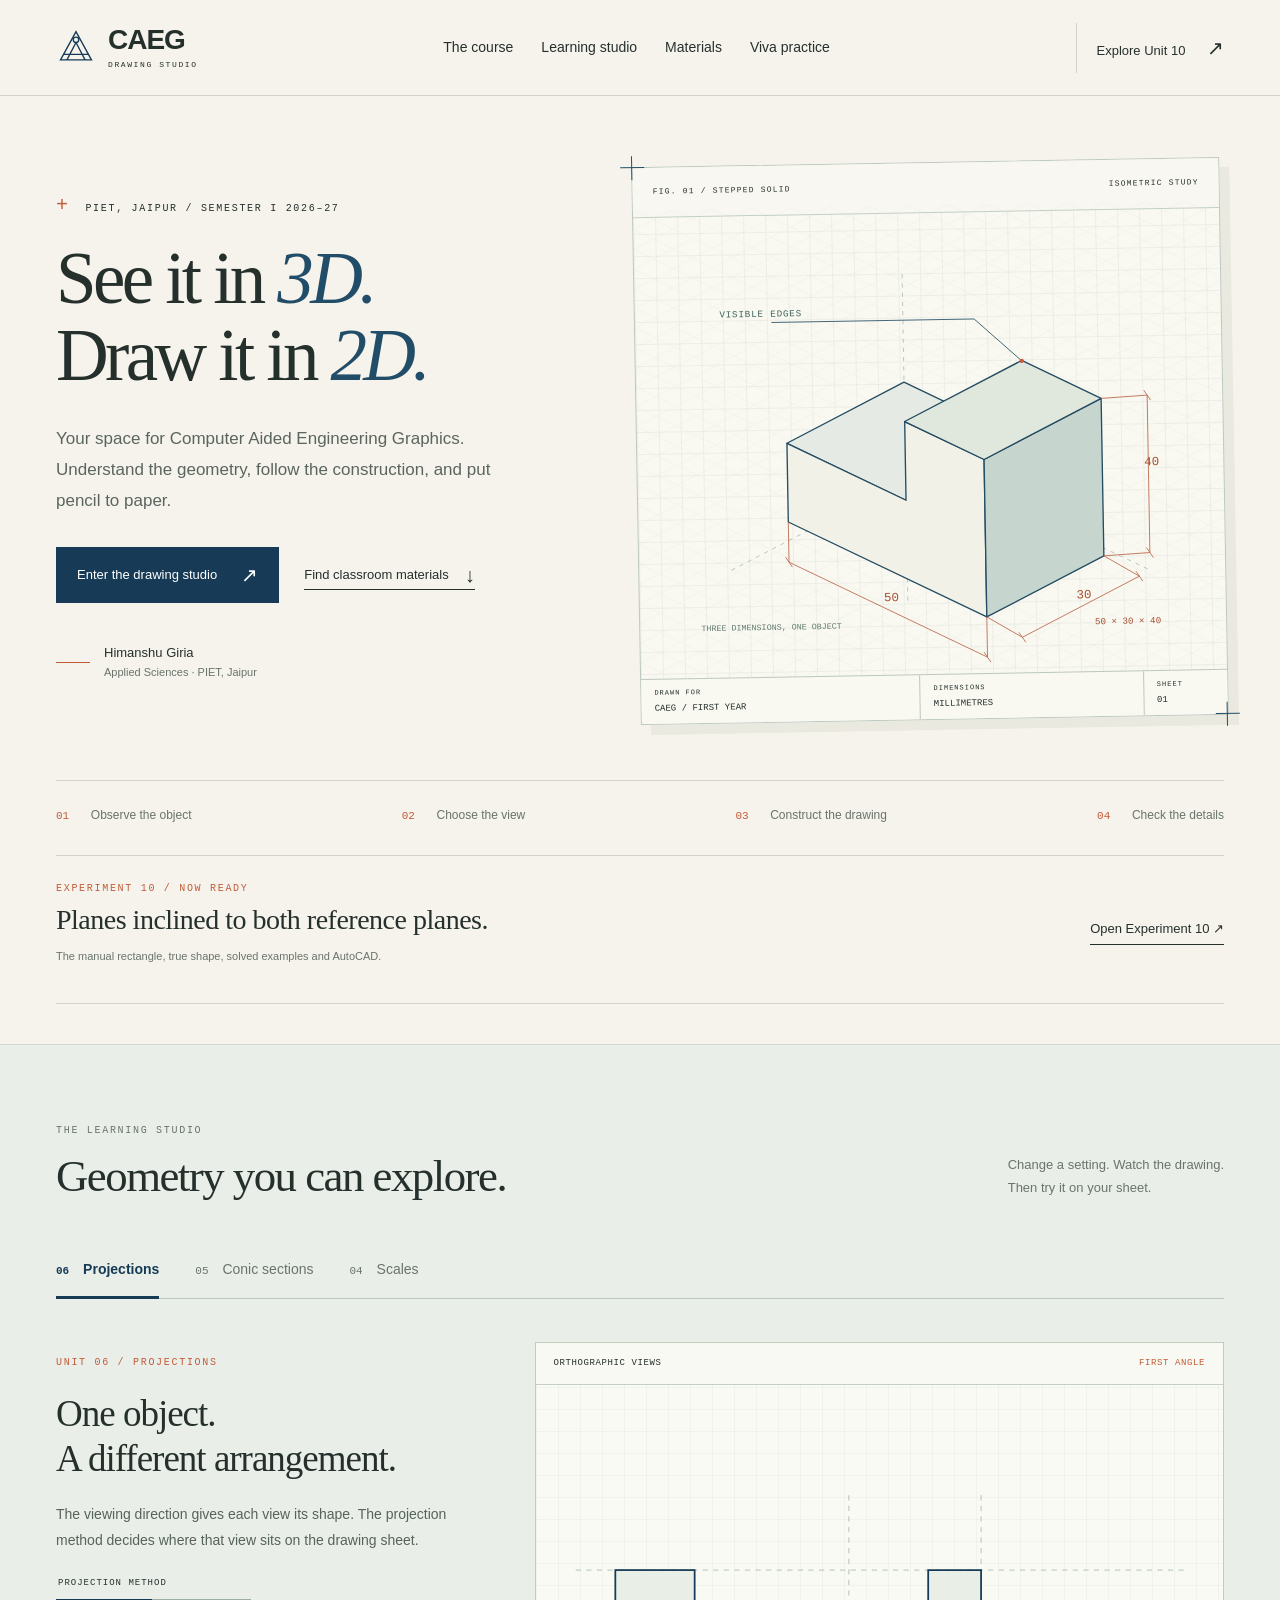
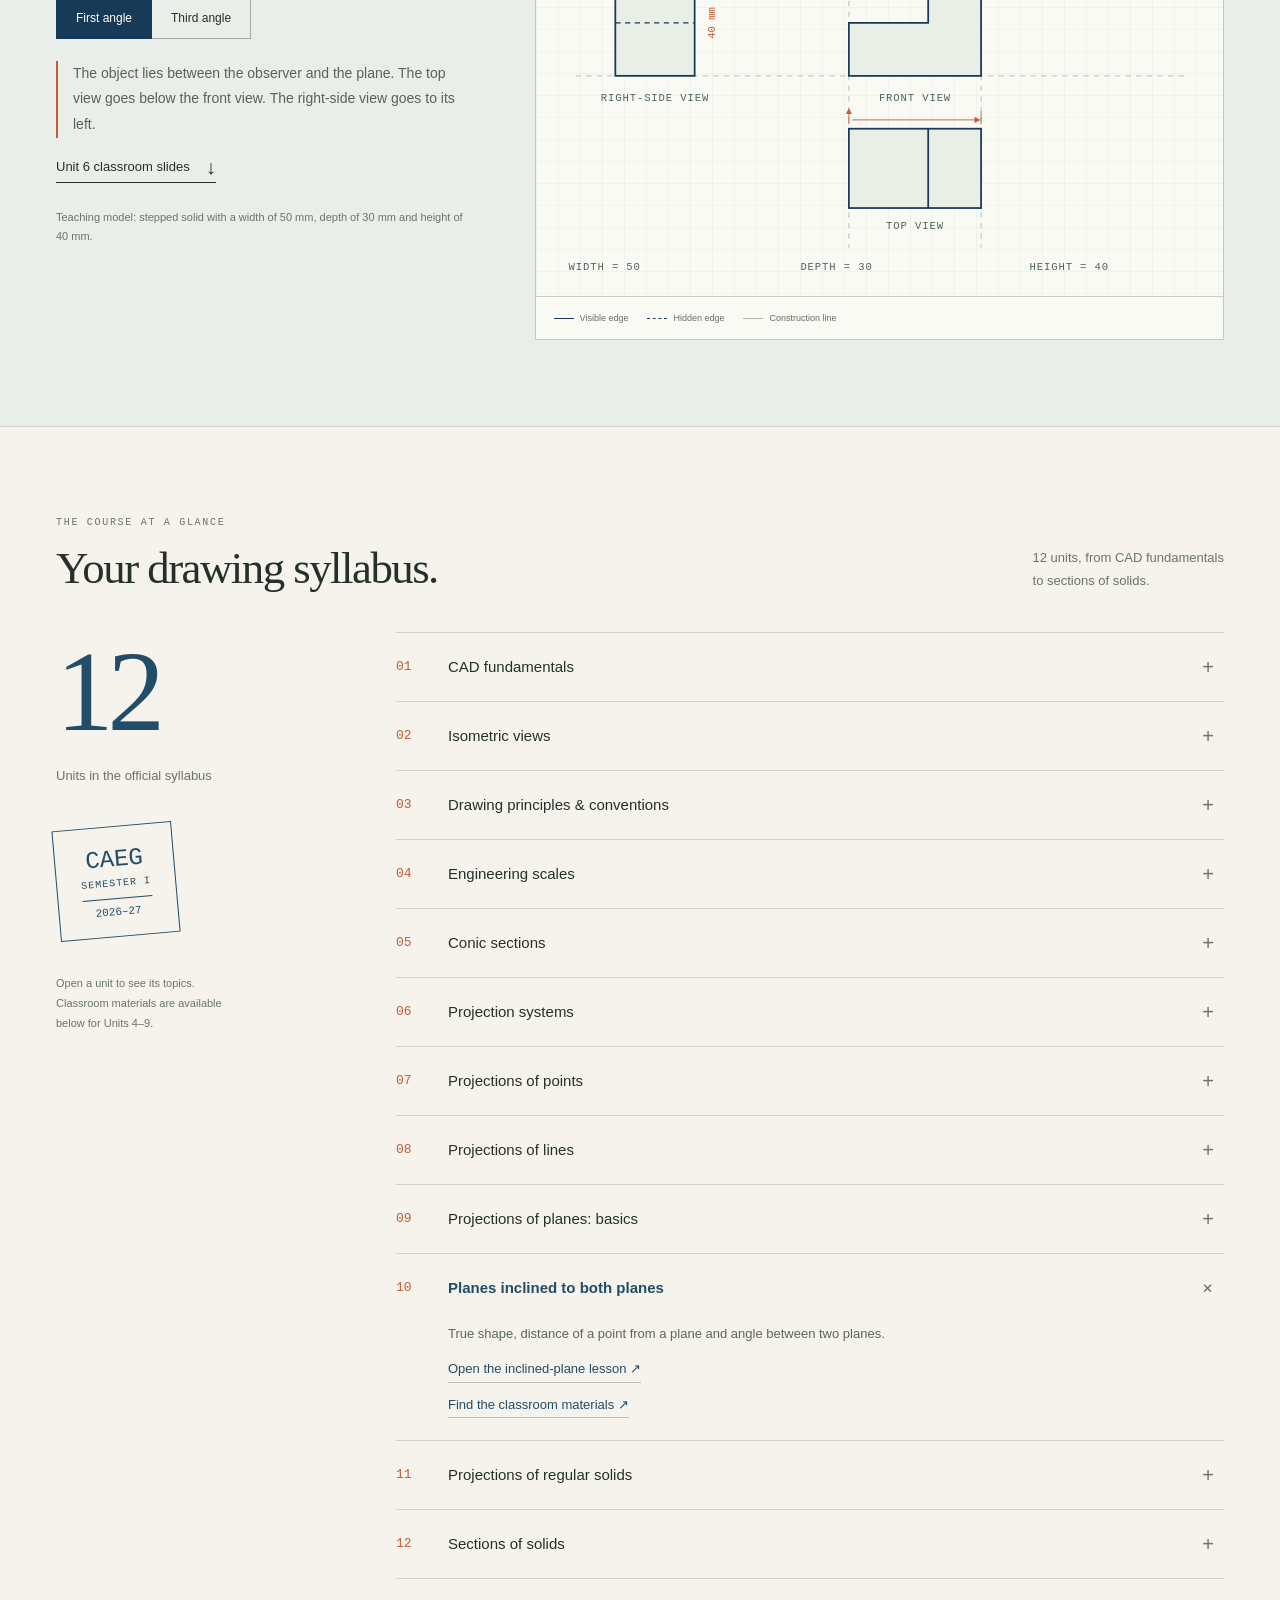
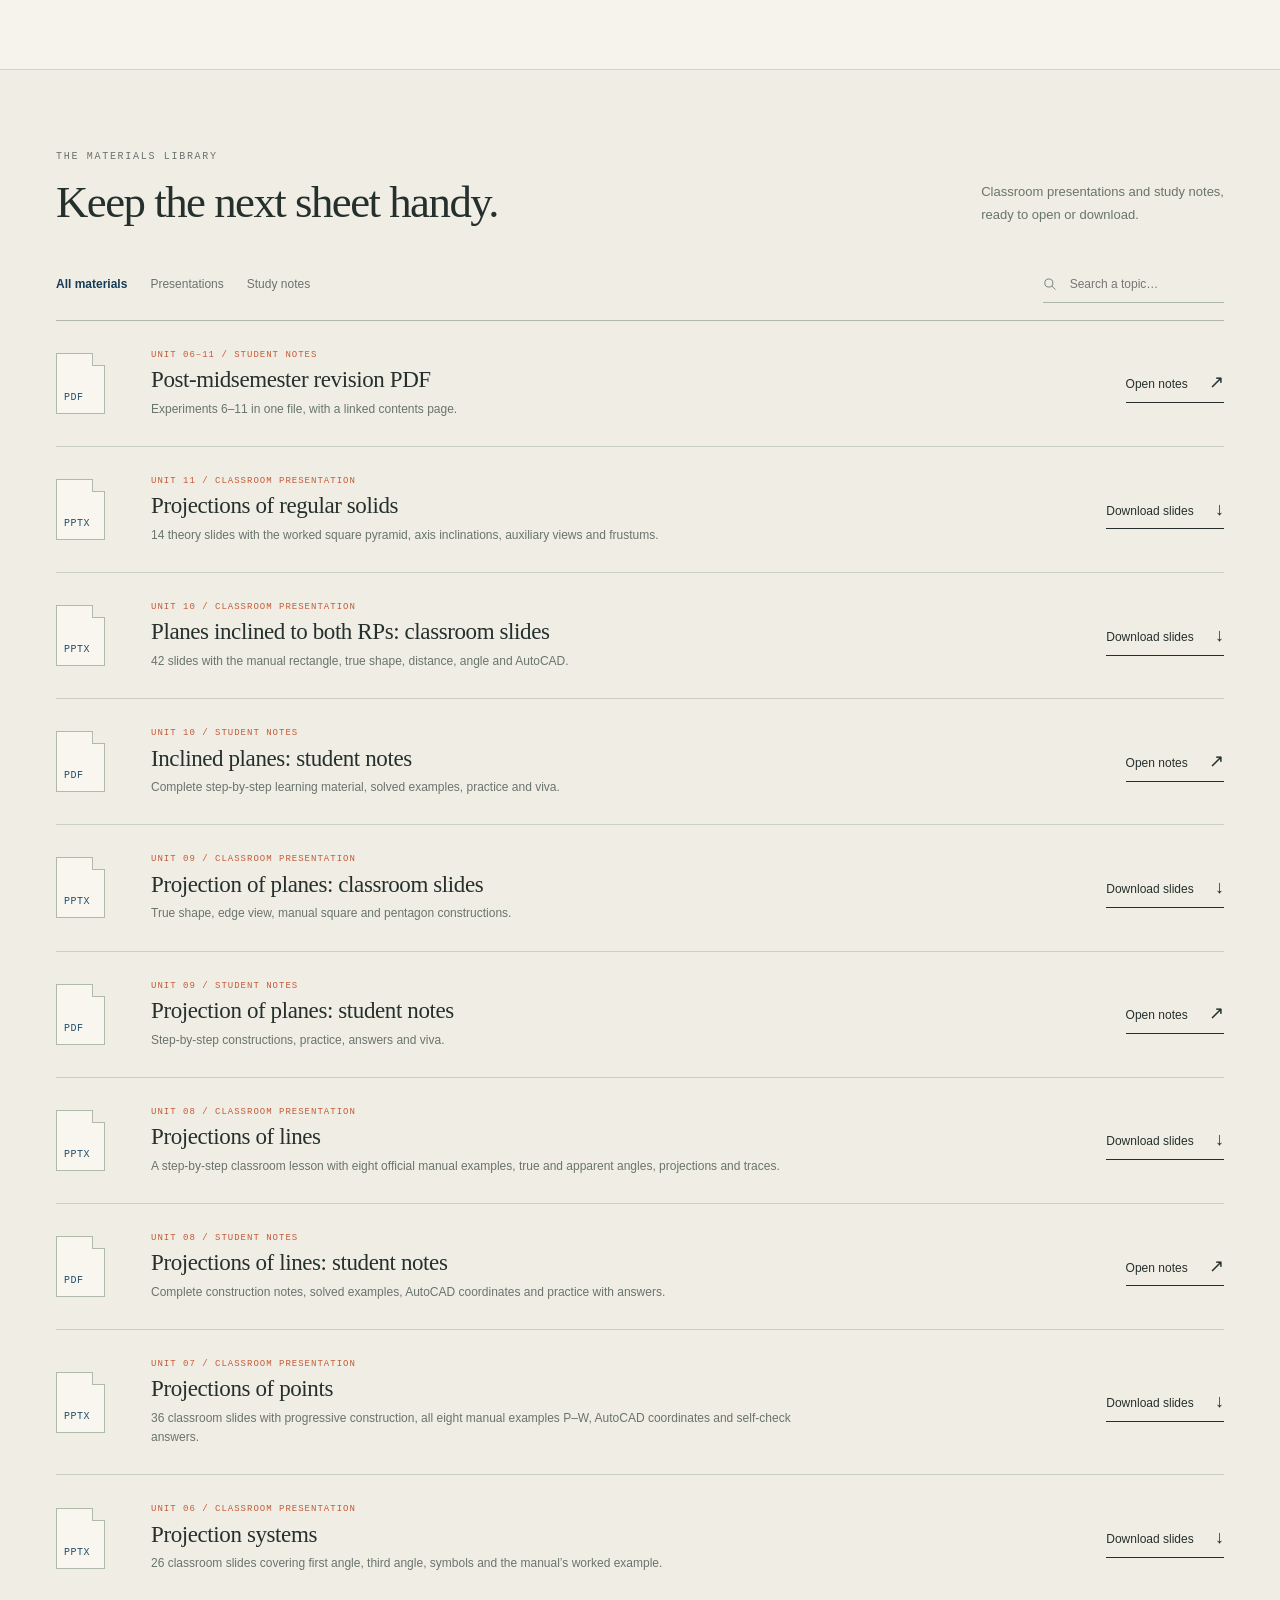
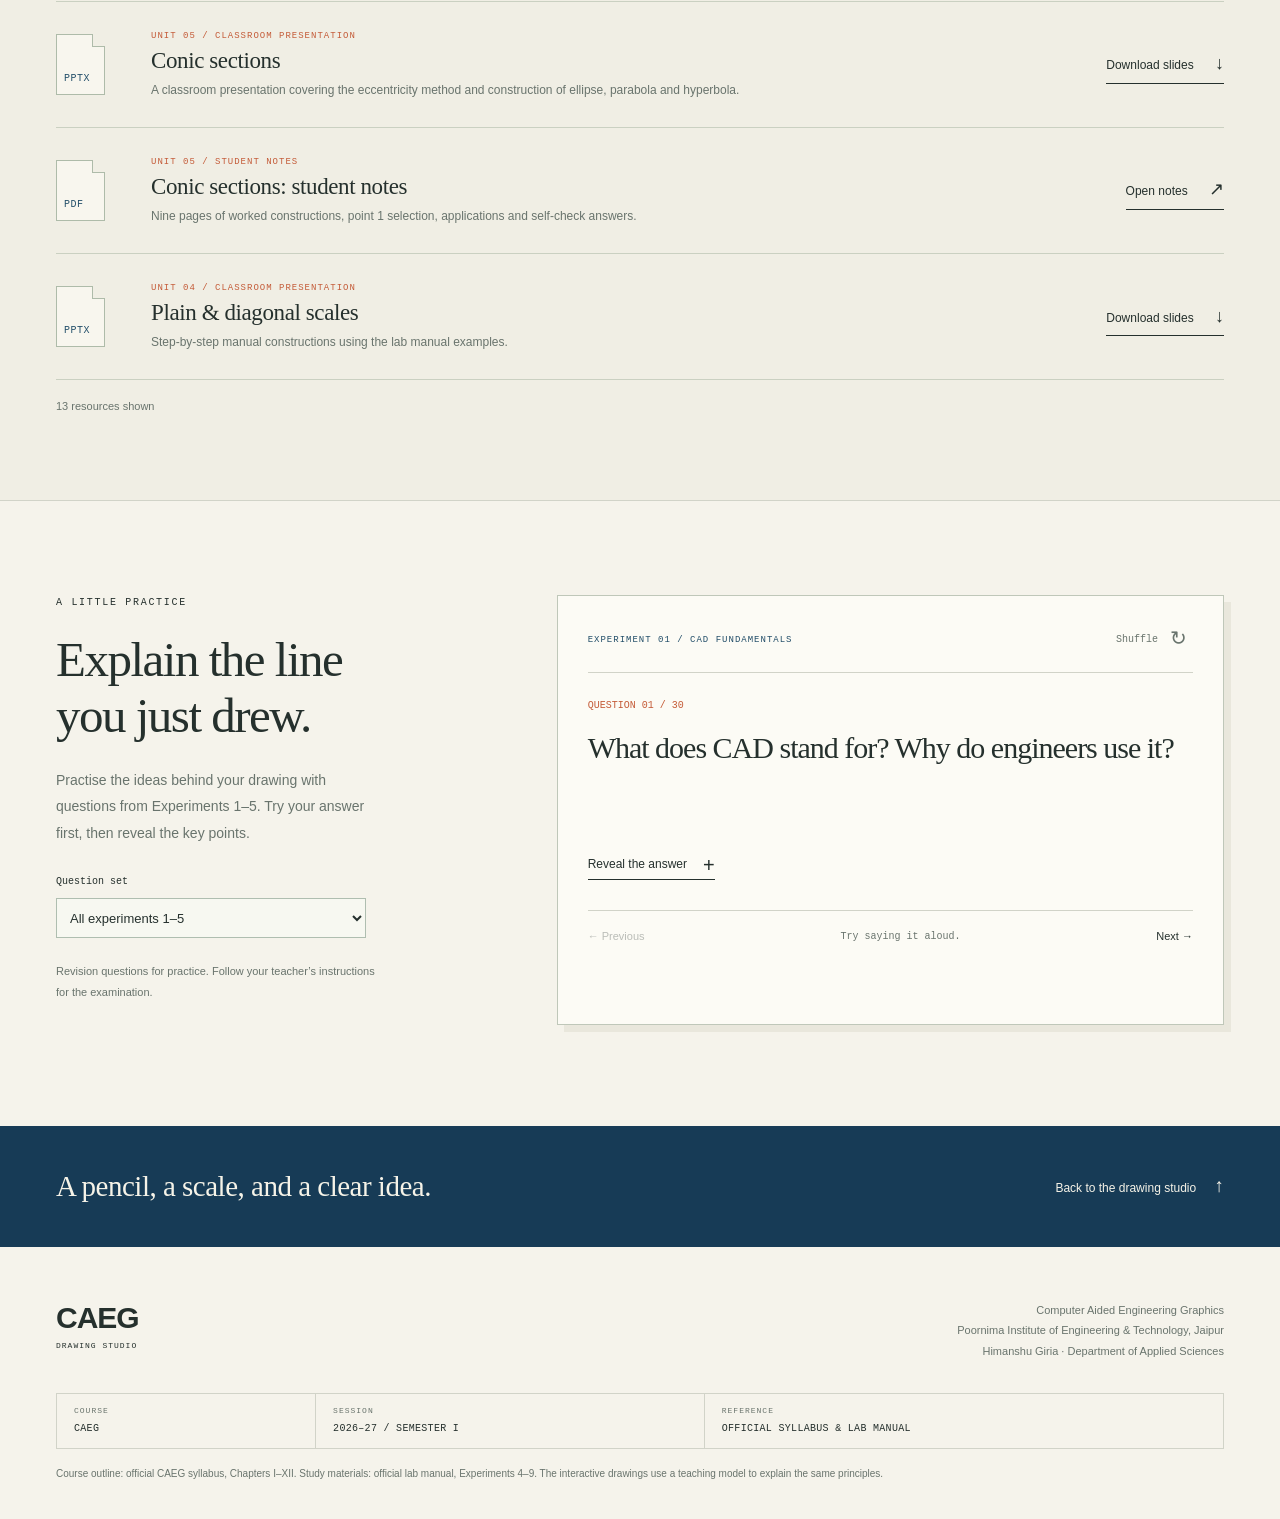
<file: index.html>
<!doctype html>
<html lang="en">
<head>
<meta charset="utf-8"><meta name="viewport" content="width=device-width, initial-scale=1">
<title>CAEG Drawing Studio · PIET</title>
<meta name="description" content="Computer Aided Engineering Graphics at PIET, Jaipur. Explore projections, construct conic sections, practise scales and find classroom materials for Semester I 2026–27.">
<meta name="theme-color" content="#f5f3eb">
<link rel="icon" href="assets/favicon.svg" type="image/svg+xml">
<link rel="stylesheet" href="style.css">
<link rel="stylesheet" href="points.css">
<script src="app.js" defer></script>
</head>
<body>
<a class="skip-link" href="#main">Skip to content</a>
<header class="site-header"><a class="brand" href="#home" aria-label="CAEG Drawing Studio home"><svg viewBox="0 0 44 44" aria-hidden="true"><path d="M22 4 5 35h34L22 4Z M22 16l-10 19 M22 16l10 19 M8 29h28" fill="none" stroke="currentColor" stroke-width="1.5"/><circle cx="22" cy="13" r="3" fill="var(--paper)" stroke="currentColor" stroke-width="1.5"/></svg><span>CAEG<span class="brand-sub">DRAWING STUDIO</span></span></a><nav aria-label="Main navigation"><a href="#course">The course</a><a href="#studio">Learning studio</a><a href="#library">Materials</a><a href="#viva">Viva practice</a></nav><a class="header-link" href="experiment-10.html">Explore Unit 10 <span aria-hidden="true">↗</span></a></header>
<main id="main">
<section class="hero wrap" id="home"><div class="hero-copy"><p class="eyebrow"><span class="tiny-cross" aria-hidden="true">+</span> PIET, JAIPUR / SEMESTER I 2026–27</p><h1>See it in <em>3D.</em><br> Draw it in <em>2D.</em></h1><p class="hero-description">Your space for Computer Aided Engineering Graphics. Understand the geometry, follow the construction, and put pencil to paper.</p><div class="hero-actions"><a class="button primary" href="#studio">Enter the drawing studio <span aria-hidden="true">↗</span></a><a class="text-link" href="#library">Find classroom materials <span aria-hidden="true">↓</span></a></div><div class="instructor"><span class="instructor-line"></span><p>Himanshu Giria<span>Applied Sciences · PIET, Jaipur</span></p></div></div><div class="drawing-sheet"><div class="sheet-caption"><span>FIG. 01 / STEPPED SOLID</span><span>ISOMETRIC STUDY</span></div><svg id="hero-drawing" viewBox="0 0 700 560" role="img" aria-label="Dimensioned isometric drawing of a stepped solid, 50 mm wide, 30 mm deep and 40 mm high"></svg><div class="sheet-titleblock"><div>DRAWN FOR<span>CAEG / FIRST YEAR</span></div><div>DIMENSIONS<span>MILLIMETRES</span></div><div>SHEET<span>01</span></div></div><span class="registration top-left" aria-hidden="true"></span><span class="registration bottom-right" aria-hidden="true"></span></div><div class="hero-foot"><span>01 <b>Observe the object</b></span><span>02 <b>Choose the view</b></span><span>03 <b>Construct the drawing</b></span><span>04 <b>Check the details</b></span></div></section>
<section class="new-lesson-strip wrap" aria-label="Experiment 10 lesson"><div><p class="eyebrow">EXPERIMENT 10 / NOW READY</p><h2>Planes inclined to both reference planes.</h2><p class="small-note">The manual rectangle, true shape, solved examples and AutoCAD.</p></div><a class="text-link" href="experiment-10.html">Open Experiment 10 ↗</a></section>
<section id="studio" class="studio-section"><div class="wrap"><div class="section-heading"><div><p class="eyebrow">THE LEARNING STUDIO</p><h2>Geometry you can explore.</h2></div><p>Change a setting. Watch the drawing.<br> Then try it on your sheet.</p></div><div class="studio-tabs" role="tablist" aria-label="Drawing topics"><button id="tab-projection" role="tab" aria-selected="true" aria-controls="panel-projection" tabindex="0" data-tab="projection"><span>06</span> Projections</button><button id="tab-conic" role="tab" aria-selected="false" aria-controls="panel-conic" tabindex="-1" data-tab="conic"><span>05</span> Conic sections</button><button id="tab-scale" role="tab" aria-selected="false" aria-controls="panel-scale" tabindex="-1" data-tab="scale"><span>04</span> Scales</button></div>
<div id="panel-projection" class="studio-panel" role="tabpanel" aria-labelledby="tab-projection"><div class="studio-notes"><p class="eyebrow orange">UNIT 06 / PROJECTIONS</p><h3>One object.<br> A different arrangement.</h3><p>The viewing direction gives each view its shape. The projection method decides where that view sits on the drawing sheet.</p><fieldset class="mode-control"><legend>Projection method</legend><label><input type="radio" name="projection" value="first" checked><span>First angle</span></label><label><input type="radio" name="projection" value="third"><span>Third angle</span></label></fieldset><p class="principle" id="projection-explanation" aria-live="polite"></p><a class="text-link" href="materials/projections.pptx" download>Unit 6 classroom slides <span aria-hidden="true">↓</span></a><p class="small-note">Teaching model: stepped solid with a width of 50 mm, depth of 30 mm and height of 40 mm.</p></div><div class="diagram-surface"><div class="diagram-head"><span>ORTHOGRAPHIC VIEWS</span><span id="projection-mode-label">FIRST ANGLE</span></div><svg id="projection-svg" viewBox="0 0 780 580" role="img" aria-label="Interactive first-angle arrangement showing front view, top view below it and right-side view to its left"></svg><div class="diagram-key"><span><i class="solid-key"></i> Visible edge</span><span><i class="dash-key"></i> Hidden edge</span><span><i class="construction-key"></i> Construction line</span></div></div></div>
<div id="panel-conic" class="studio-panel" role="tabpanel" aria-labelledby="tab-conic" hidden><div class="studio-notes"><p class="eyebrow orange">UNIT 05 / CONIC SECTIONS</p><h3>A fixed focus.<br> A changing curve.</h3><p>Eccentricity compares a curve point’s distance from the focus with its perpendicular distance from the directrix.</p><div class="preset-row" aria-label="Conic presets"><button data-e="0.6666666667">Ellipse</button><button data-e="1" class="active">Parabola</button><button data-e="1.5">Hyperbola</button></div><label class="slider-label" for="eccentricity">Eccentricity <output id="e-value">1.00</output></label><input type="range" id="eccentricity" min="0.5" max="1.5" step="0.01" value="1"><p class="principle" id="conic-explanation" aria-live="polite"></p><p class="small-note">AF = 50 mm. Mark 1 is 10 mm after the near vertex V. The orange circle uses F as its centre.</p><a class="text-link" href="materials/conic-notes.pdf" target="_blank" rel="noopener">Read the construction notes <span aria-hidden="true">↗</span></a></div><div class="diagram-surface"><div class="diagram-head"><span>ECCENTRICITY METHOD</span><span id="conic-label">PARABOLA / e = 1</span></div><svg id="conic-svg" viewBox="0 0 700 440" role="img" aria-label="Focus-directrix construction of a parabola"></svg><div class="conic-readings"><div>AV<span id="vertex-value"></span></div><div>A1<span id="station-value"></span></div><div>Compass radius<span id="radius-value"></span></div></div><p id="curve-window-note" class="small-note view-note"></p></div></div>
<div id="panel-scale" class="studio-panel" role="tabpanel" aria-labelledby="tab-scale" hidden><div class="studio-notes"><p class="eyebrow orange">UNIT 04 / SCALES</p><h3>The right length,<br> before the first line.</h3><p>Keep both lengths in the same unit. Multiply the maximum actual length by the representative fraction.</p><form id="scale-form"><fieldset class="rf-fields"><legend>Representative fraction</legend><label><span>Drawing</span><input id="rf-numerator" type="number" min="0.001" max="10000" step="any" value="1" required></label><span class="ratio-colon">:</span><label><span>Actual</span><input id="rf-denominator" type="number" min="0.001" max="10000" step="any" value="4" required></label></fieldset><div class="scale-length-fields"><label for="max-length">Maximum actual length<input id="max-length" type="number" min="0.001" max="1000000" step="any" value="5" required></label><label for="scale-unit">Unit<select id="scale-unit"><option value="mm">mm</option><option value="cm">cm</option><option value="dm" selected>dm</option><option value="m">m</option></select></label></div></form><p class="small-note">Plain scale illustration: five main divisions. The first division lies to the left of zero.</p><a class="text-link" href="materials/scales.pptx" download>Plain and diagonal scale slides <span aria-hidden="true">↓</span></a></div><div class="diagram-surface scale-surface"><div class="diagram-head"><span>PLAIN SCALE / LENGTH CALCULATOR</span><span id="scale-type">REDUCING SCALE</span></div><div class="scale-result"><span>Length to draw</span><output id="scale-result" aria-live="polite">125 <small>mm</small></output><p id="scale-working">(1 ÷ 4) × 500 mm = 125 mm</p></div><svg id="scale-svg" viewBox="0 0 700 185" role="img" aria-label="Plain scale with five main divisions and ten subdivisions in its left division"></svg><p id="scale-error" role="alert" class="form-error" hidden></p><p class="small-note view-note">The screen diagram fits your display. Use the calculated length when drawing on paper.</p></div></div>
</div></section>
<section id="course" class="course-section wrap"><div class="section-heading"><div><p class="eyebrow">THE COURSE AT A GLANCE</p><h2>Your drawing syllabus.</h2></div><p>12 units, from CAD fundamentals<br> to sections of solids.</p></div><div class="course-layout"><aside class="course-aside"><span class="large-number">12</span><p>Units in the official syllabus</p><div class="course-stamp">CAEG<br> <span>SEMESTER I</span><small>2026–27</small></div><p class="small-note">Open a unit to see its topics. Classroom materials are available below for Units 4–9.</p></aside><div class="course-list" id="course-list"></div></div></section>
<section id="library" class="library-section"><div class="wrap"><div class="section-heading"><div><p class="eyebrow">THE MATERIALS LIBRARY</p><h2>Keep the next sheet handy.</h2></div><p>Classroom presentations and study notes,<br> ready to open or download.</p></div><div class="library-toolbar"><div class="filter-group" role="group" aria-label="Filter materials"><button class="active" data-filter="all" aria-pressed="true">All materials</button><button data-filter="pptx" aria-pressed="false">Presentations</button><button data-filter="pdf" aria-pressed="false">Study notes</button></div><label class="search-field"><span class="sr-only">Search materials</span><svg viewBox="0 0 20 20" aria-hidden="true"><circle cx="8" cy="8" r="5.5"/><path d="m12 12 5 5"/></svg><input id="resource-search" type="search" placeholder="Search a topic…"></label></div><div id="resources" class="resource-list"></div><p id="resource-count" class="small-note" aria-live="polite"></p></div></section>
<section id="viva" class="viva-section wrap"><div class="viva-intro"><p class="eyebrow">A LITTLE PRACTICE</p><h2>Explain the line<br> you just drew.</h2><p>Practise the ideas behind your drawing with questions from Experiments 1–5. Try your answer first, then reveal the key points.</p><label for="viva-unit" class="select-label">Question set<select id="viva-unit"><option value="all">All experiments 1–5</option><option value="1">01 · CAD fundamentals</option><option value="2">02 · Isometric views</option><option value="3">03 · Drawing conventions</option><option value="4">04 · Scales</option><option value="5">05 · Conic sections</option></select></label><p class="small-note">Revision questions for practice. Follow your teacher’s instructions for the examination.</p></div><div class="viva-sheet"><div class="viva-top"><span id="viva-topic"></span><button id="shuffle-viva" class="shuffle-button" aria-label="Shuffle viva questions">Shuffle <span aria-hidden="true">↻</span></button></div><p class="viva-counter" id="viva-counter"></p><h3 id="viva-question" aria-live="polite"></h3><button id="reveal-answer" class="text-link" aria-expanded="false" aria-controls="viva-answer">Reveal the answer <span aria-hidden="true">+</span></button><div id="viva-answer" hidden></div><div class="viva-navigation"><button id="previous-question" aria-label="Previous question">← Previous</button><span>Try saying it aloud.</span><button id="next-question" aria-label="Next question">Next →</button></div></div></section>
<section class="closing-strip"><div class="wrap"><p>A pencil, a scale, and a clear idea.</p><a href="#studio">Back to the drawing studio <span aria-hidden="true">↑</span></a></div></section>
</main><footer class="wrap"><div class="footer-main"><a class="footer-brand" href="#home">CAEG<span>DRAWING STUDIO</span></a><p>Computer Aided Engineering Graphics<br> Poornima Institute of Engineering &amp; Technology, Jaipur<br> Himanshu Giria · Department of Applied Sciences</p></div><div class="footer-titleblock"><div>COURSE<span>CAEG</span></div><div>SESSION<span>2026–27 / SEMESTER I</span></div><div>REFERENCE<span>OFFICIAL SYLLABUS &amp; LAB MANUAL</span></div></div><p class="source-note">Course outline: official CAEG syllabus, Chapters I–XII. Study materials: official lab manual, Experiments 4–9. The interactive drawings use a teaching model to explain the same principles.</p></footer>
</body></html>
</file>
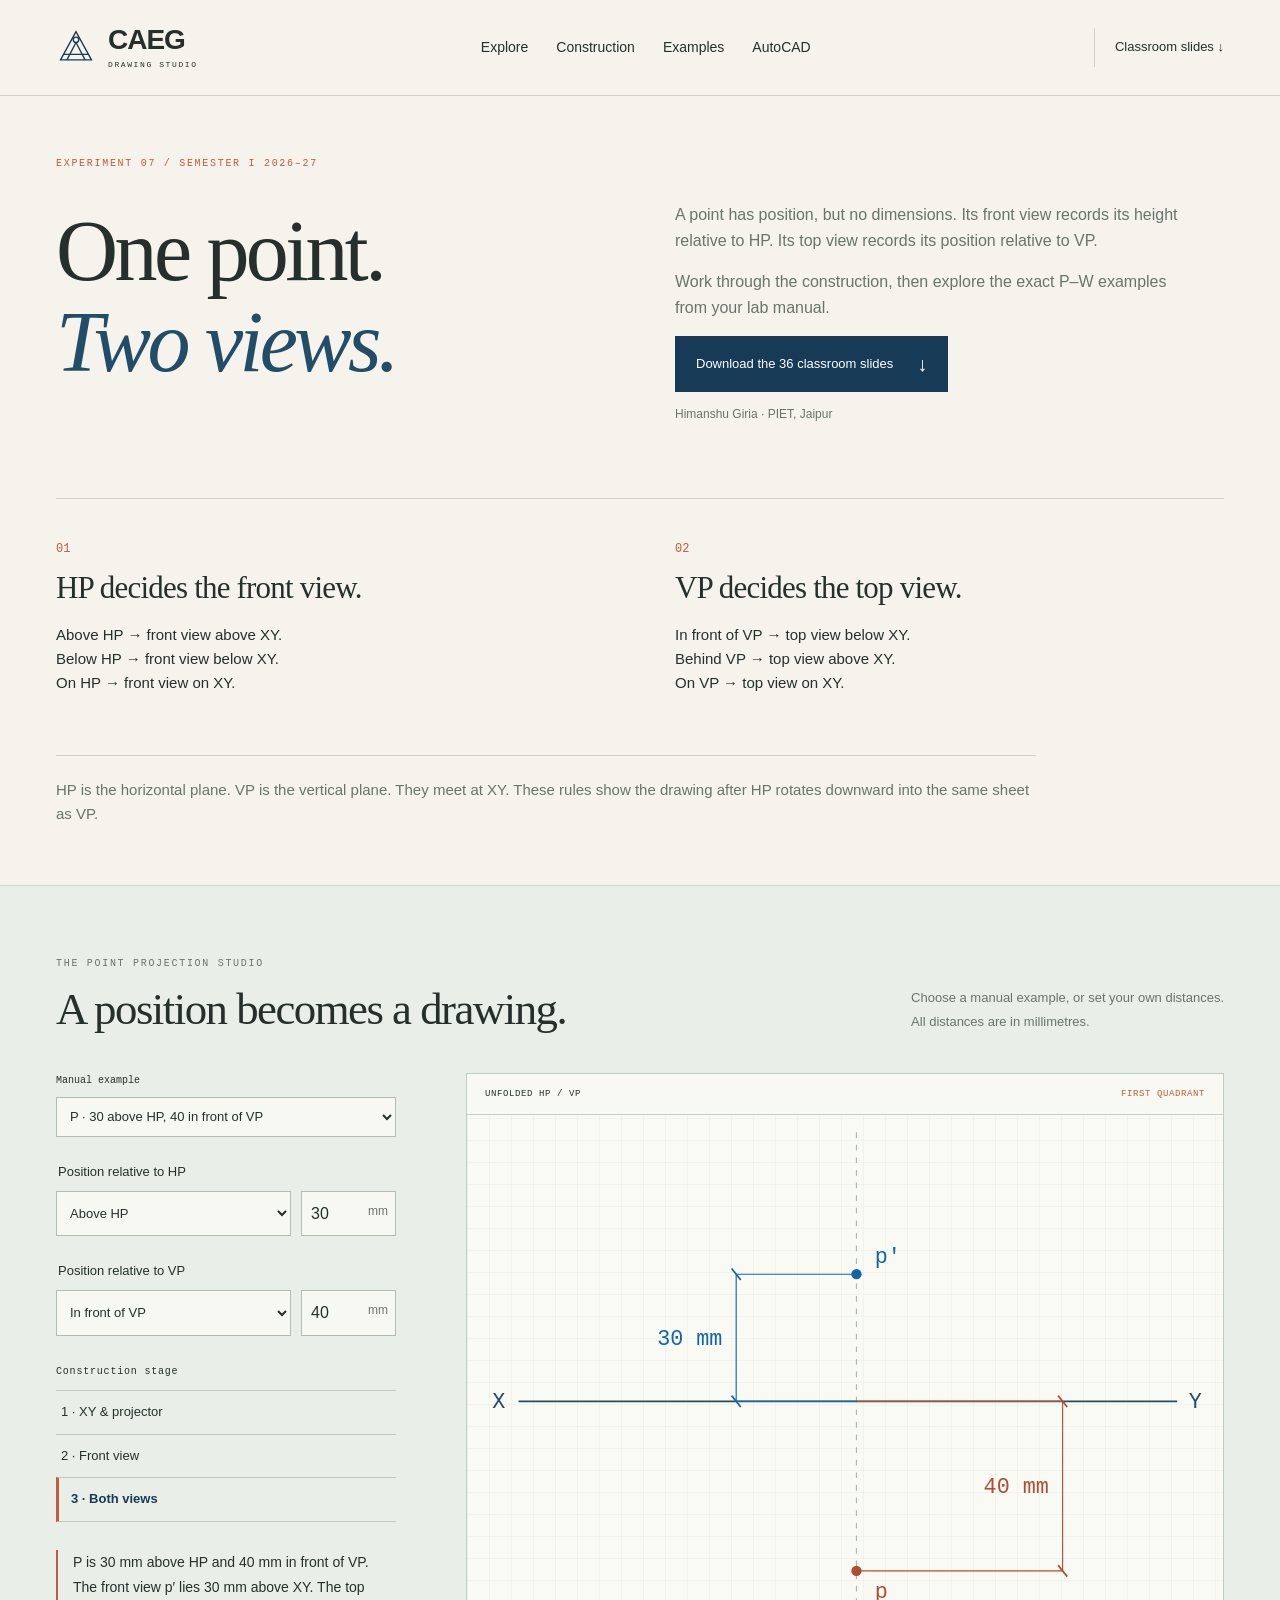
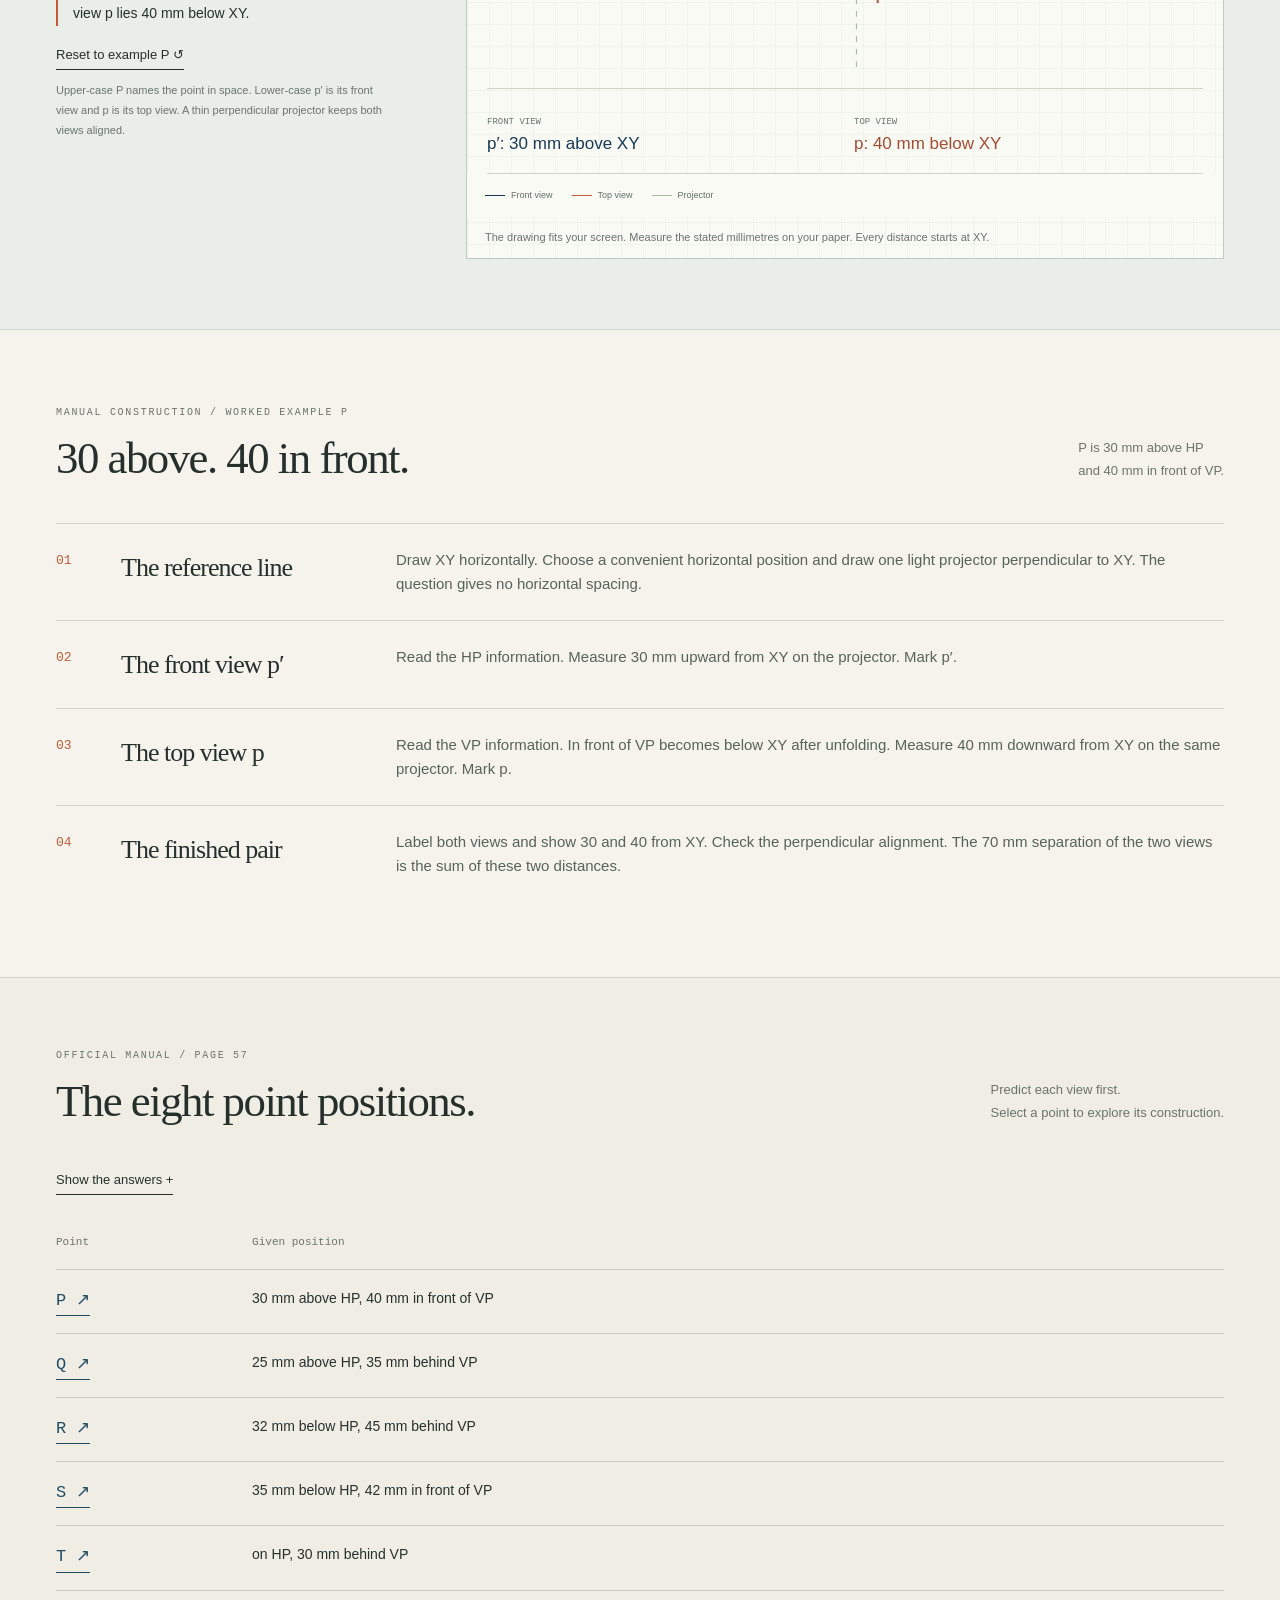
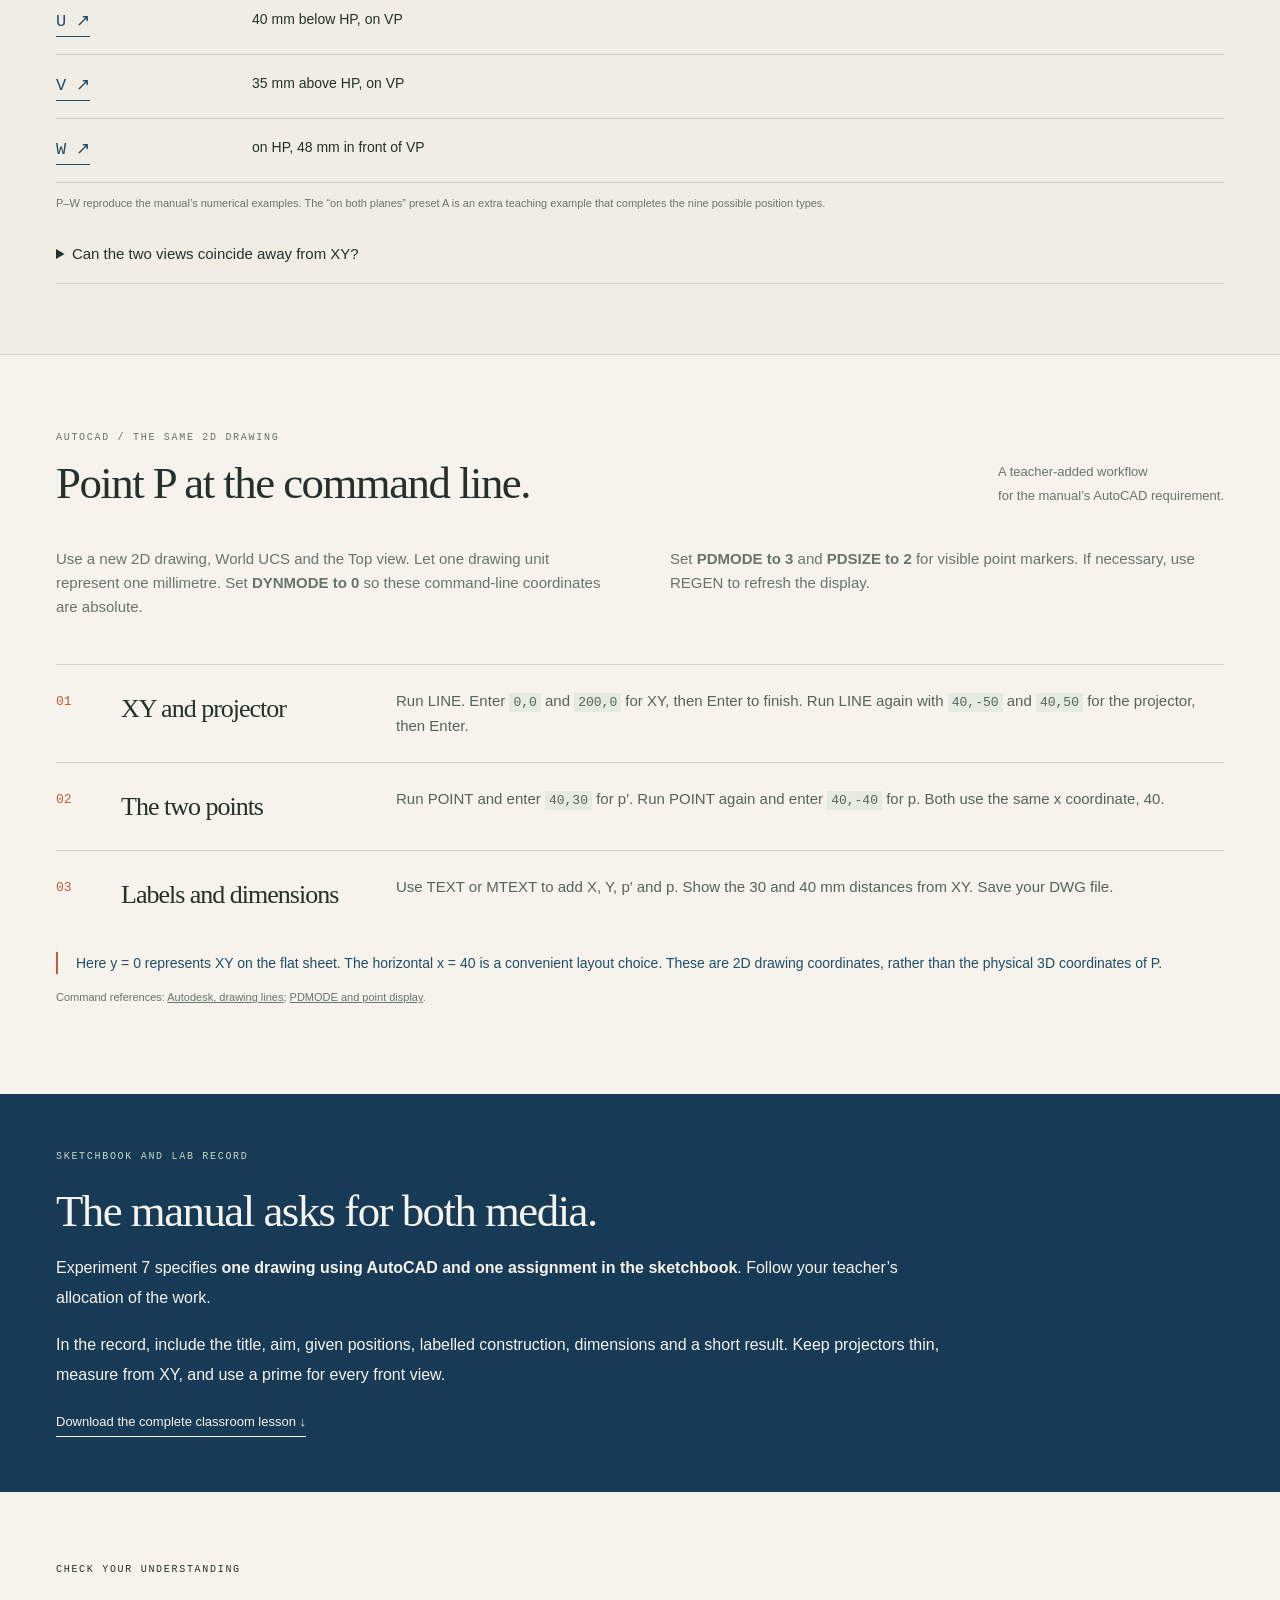
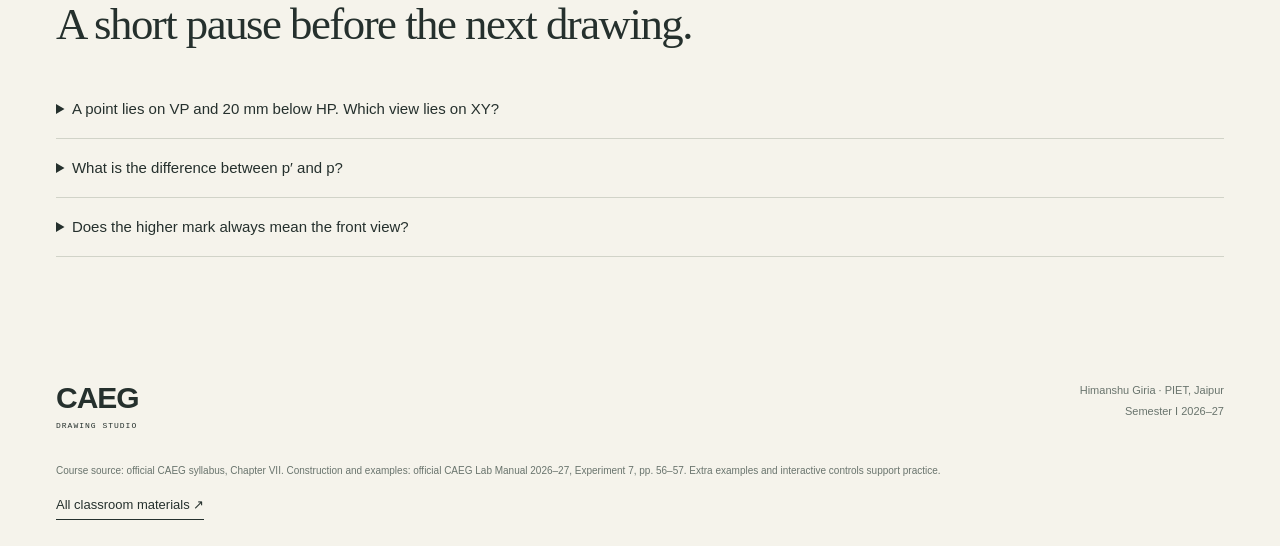
<file: experiment-07.html>
<!doctype html>
<html lang="en">
<head><meta charset="utf-8"><meta name="viewport" content="width=device-width, initial-scale=1"><title>Experiment 07 · Projections of Points · CAEG</title><meta name="description" content="Learn front and top views of points with step-by-step construction, all eight CAEG manual examples, and an interactive projection drawing."><meta name="theme-color" content="#f5f3eb"><link rel="icon" href="assets/favicon.svg" type="image/svg+xml"><link rel="stylesheet" href="style.css"><link rel="stylesheet" href="points.css"><script src="points.js" defer></script></head>
<body>
<a class="skip-link" href="#main">Skip to content</a>
<header class="site-header"><a class="brand" href="index.html" aria-label="CAEG Drawing Studio home"><svg viewBox="0 0 44 44" aria-hidden="true"><path d="M22 4 5 35h34L22 4Z M22 16l-10 19 M22 16l10 19 M8 29h28" fill="none" stroke="currentColor" stroke-width="1.5"/><circle cx="22" cy="13" r="3" fill="var(--paper)" stroke="currentColor" stroke-width="1.5"/></svg><span>CAEG<span class="brand-sub">DRAWING STUDIO</span></span></a><nav aria-label="Lesson navigation"><a href="#point-studio">Explore</a><a href="#method">Construction</a><a href="#manual-examples">Examples</a><a href="#autocad">AutoCAD</a></nav><a class="header-link" href="materials/points.pptx" download>Classroom slides ↓</a></header>
<main id="main">
<section class="point-intro wrap"><p class="eyebrow orange">EXPERIMENT 07 / SEMESTER I 2026–27</p><h1>One point.<br><em>Two views.</em></h1><div class="intro-side"><p>A point has position, but no dimensions. Its front view records its height relative to HP. Its top view records its position relative to VP.</p><p>Work through the construction, then explore the exact P–W examples from your lab manual.</p><a class="button primary" href="materials/points.pptx" download>Download the 36 classroom slides <span aria-hidden="true">↓</span></a><p class="small-note">Himanshu Giria · PIET, Jaipur</p></div></section>
<section class="point-rules wrap" aria-label="The two placement rules"><div><span class="rule-number">01</span><h2>HP decides the front view.</h2><p>Above HP → front view above XY.<br>Below HP → front view below XY.<br>On HP → front view on XY.</p></div><div><span class="rule-number">02</span><h2>VP decides the top view.</h2><p>In front of VP → top view below XY.<br>Behind VP → top view above XY.<br>On VP → top view on XY.</p></div><p class="unfold-note">HP is the horizontal plane. VP is the vertical plane. They meet at XY. These rules show the drawing after HP rotates downward into the same sheet as VP.</p></section>
<section class="point-workspace" id="point-studio"><div class="wrap"><div class="section-heading"><div><p class="eyebrow">THE POINT PROJECTION STUDIO</p><h2>A position becomes a drawing.</h2></div><p>Choose a manual example, or set your own distances.<br> All distances are in millimetres.</p></div><div class="point-layout"><div class="point-controls"><label for="point-preset" class="select-label">Manual example<select id="point-preset"><option value="P">P · 30 above HP, 40 in front of VP</option><option value="Q">Q · 25 above HP, 35 behind VP</option><option value="R">R · 32 below HP, 45 behind VP</option><option value="S">S · 35 below HP, 42 in front of VP</option><option value="T">T · on HP, 30 behind VP</option><option value="U">U · on VP, 40 below HP</option><option value="V">V · on VP, 35 above HP</option><option value="W">W · on HP, 48 in front of VP</option><option value="A">A · on both planes (extra example)</option><option value="custom">Custom point A</option></select></label>
<fieldset class="distance-control"><legend>Position relative to HP</legend><label for="hp-side" class="sr-only">Side of HP</label><select id="hp-side"><option value="above">Above HP</option><option value="below">Below HP</option><option value="on">On HP</option></select><label for="hp-distance"><span class="sr-only">Distance from HP in millimetres</span><input id="hp-distance" type="number" value="30" min="0" max="60" step="1" required><span>mm</span></label></fieldset>
<fieldset class="distance-control"><legend>Position relative to VP</legend><label for="vp-side" class="sr-only">Side of VP</label><select id="vp-side"><option value="front">In front of VP</option><option value="behind">Behind VP</option><option value="on">On VP</option></select><label for="vp-distance"><span class="sr-only">Distance from VP in millimetres</span><input id="vp-distance" type="number" value="40" min="0" max="60" step="1" required><span>mm</span></label></fieldset>
<p id="point-error" class="form-error" role="alert" hidden></p>
<div class="construction-steps" role="group" aria-label="Construction stage"><p>Construction stage</p><button type="button" data-stage="1" aria-pressed="false">1 · XY &amp; projector</button><button type="button" data-stage="2" aria-pressed="false">2 · Front view</button><button type="button" data-stage="3" aria-pressed="true">3 · Both views</button></div><p class="principle" id="point-summary" aria-live="polite"></p><button type="button" id="reset-point" class="text-link">Reset to example P ↺</button><p class="small-note">Upper-case P names the point in space. Lower-case p′ is its front view and p is its top view. A thin perpendicular projector keeps both views aligned.</p></div>
<div class="diagram-surface point-sheet"><div class="diagram-head"><span>UNFOLDED HP / VP</span><span id="point-location">FIRST QUADRANT</span></div><svg id="point-svg" viewBox="0 0 660 500" role="img" aria-label="Front and top views of point P"></svg><div class="point-readings" aria-live="polite"><div><span>FRONT VIEW</span><strong id="front-reading"></strong></div><div><span>TOP VIEW</span><strong id="top-reading"></strong></div></div><div class="diagram-key"><span><i class="solid-key"></i> Front view</span><span><i class="point-tv-key"></i> Top view</span><span><i class="construction-key"></i> Projector</span></div><p class="small-note view-note">The drawing fits your screen. Measure the stated millimetres on your paper. Every distance starts at XY.</p></div></div></div></section>
<section class="point-method wrap" id="method"><div class="section-heading"><div><p class="eyebrow">MANUAL CONSTRUCTION / WORKED EXAMPLE P</p><h2>30 above. 40 in front.</h2></div><p>P is 30 mm above HP<br> and 40 mm in front of VP.</p></div><ol class="method-list"><li><h3>The reference line</h3><p>Draw XY horizontally. Choose a convenient horizontal position and draw one light projector perpendicular to XY. The question gives no horizontal spacing.</p></li><li><h3>The front view p′</h3><p>Read the HP information. Measure 30 mm upward from XY on the projector. Mark p′.</p></li><li><h3>The top view p</h3><p>Read the VP information. In front of VP becomes below XY after unfolding. Measure 40 mm downward from XY on the same projector. Mark p.</p></li><li><h3>The finished pair</h3><p>Label both views and show 30 and 40 from XY. Check the perpendicular alignment. The 70 mm separation of the two views is the sum of these two distances.</p></li></ol></section>
<section class="point-examples" id="manual-examples"><div class="wrap"><div class="section-heading"><div><p class="eyebrow">OFFICIAL MANUAL / PAGE 57</p><h2>The eight point positions.</h2></div><p>Predict each view first.<br> Select a point to explore its construction.</p></div><button type="button" class="text-link" id="toggle-point-answers" aria-expanded="false" aria-controls="point-example-table">Show the answers +</button><div class="point-table-scroll"><table id="point-example-table"><caption class="sr-only">Manual examples P to W with optional front-view and top-view answers</caption><thead><tr><th scope="col">Point</th><th scope="col">Given position</th><th scope="col" class="answer-column" hidden>Front view</th><th scope="col" class="answer-column" hidden>Top view</th></tr></thead><tbody id="point-example-rows"></tbody></table></div><p class="small-note">P–W reproduce the manual’s numerical examples. The “on both planes” preset A is an extra teaching example that completes the nine possible position types.</p><details class="lesson-detail"><summary>Can the two views coincide away from XY?</summary><p>Yes. A point 20 mm above HP and 20 mm behind VP has both views 20 mm above XY. Equal distances in the fourth quadrant also give coincidence below XY. A point on both planes has both views coincident on XY.</p></details></div></section>
<section class="point-autocad wrap" id="autocad"><div class="section-heading"><div><p class="eyebrow">AUTOCAD / THE SAME 2D DRAWING</p><h2>Point P at the command line.</h2></div><p>A teacher-added workflow<br> for the manual’s AutoCAD requirement.</p></div><div class="cad-intro"><p>Use a new 2D drawing, World UCS and the Top view. Let one drawing unit represent one millimetre. Set <strong>DYNMODE to 0</strong> so these command-line coordinates are absolute.</p><p>Set <strong>PDMODE to 3</strong> and <strong>PDSIZE to 2</strong> for visible point markers. If necessary, use REGEN to refresh the display.</p></div><ol class="method-list cad-list"><li><h3>XY and projector</h3><p>Run LINE. Enter <code>0,0</code> and <code>200,0</code> for XY, then Enter to finish. Run LINE again with <code>40,-50</code> and <code>40,50</code> for the projector, then Enter.</p></li><li><h3>The two points</h3><p>Run POINT and enter <code>40,30</code> for p′. Run POINT again and enter <code>40,-40</code> for p. Both use the same x coordinate, 40.</p></li><li><h3>Labels and dimensions</h3><p>Use TEXT or MTEXT to add X, Y, p′ and p. Show the 30 and 40 mm distances from XY. Save your DWG file.</p></li></ol><p class="cad-note">Here y = 0 represents XY on the flat sheet. The horizontal x = 40 is a convenient layout choice. These are 2D drawing coordinates, rather than the physical 3D coordinates of P.</p><p class="small-note">Command references: <a href="https://help.autodesk.com/cloudhelp/2026/ENU/AutoCAD-Core/files/GUID-57CDDB6C-B12B-46CE-B9C5-22EFC17258FF.htm" target="_blank" rel="noopener">Autodesk, drawing lines</a>; <a href="https://help.autodesk.com/cloudhelp/2026/ENU/AutoCAD-Core/files/GUID-82F9BB52-D026-4D6A-ABA6-BF29641F459B.htm" target="_blank" rel="noopener">PDMODE and point display</a>.</p></section>
<section class="point-record"><div class="wrap"><p class="eyebrow">SKETCHBOOK AND LAB RECORD</p><h2>The manual asks for both media.</h2><p>Experiment 7 specifies <strong>one drawing using AutoCAD and one assignment in the sketchbook</strong>. Follow your teacher’s allocation of the work.</p><p>In the record, include the title, aim, given positions, labelled construction, dimensions and a short result. Keep projectors thin, measure from XY, and use a prime for every front view.</p><a class="text-link" href="materials/points.pptx" download>Download the complete classroom lesson ↓</a></div></section>
<section class="point-check wrap"><p class="eyebrow">CHECK YOUR UNDERSTANDING</p><h2>A short pause before the next drawing.</h2><details class="lesson-detail"><summary>A point lies on VP and 20 mm below HP. Which view lies on XY?</summary><p>Its top view lies on XY because the point is on VP. Its front view lies 20 mm below XY because it is below HP.</p></details><details class="lesson-detail"><summary>What is the difference between p′ and p?</summary><p>p′ is the front view, located using the HP information. p is the top view, located using the VP information. They lie on the same projector perpendicular to XY.</p></details><details class="lesson-detail"><summary>Does the higher mark always mean the front view?</summary><p>No. For Q, both views lie above XY and q, the top view, is higher. Use the prime mark to identify the front view.</p></details></section>
</main><footer class="wrap"><div class="footer-main"><a class="footer-brand" href="index.html">CAEG<span>DRAWING STUDIO</span></a><p>Himanshu Giria · PIET, Jaipur<br>Semester I 2026–27</p></div><p class="source-note">Course source: official CAEG syllabus, Chapter VII. Construction and examples: official CAEG Lab Manual 2026–27, Experiment 7, pp. 56–57. Extra examples and interactive controls support practice.</p><a class="text-link" href="index.html#library">All classroom materials ↗</a></footer>
</body></html>
</file>
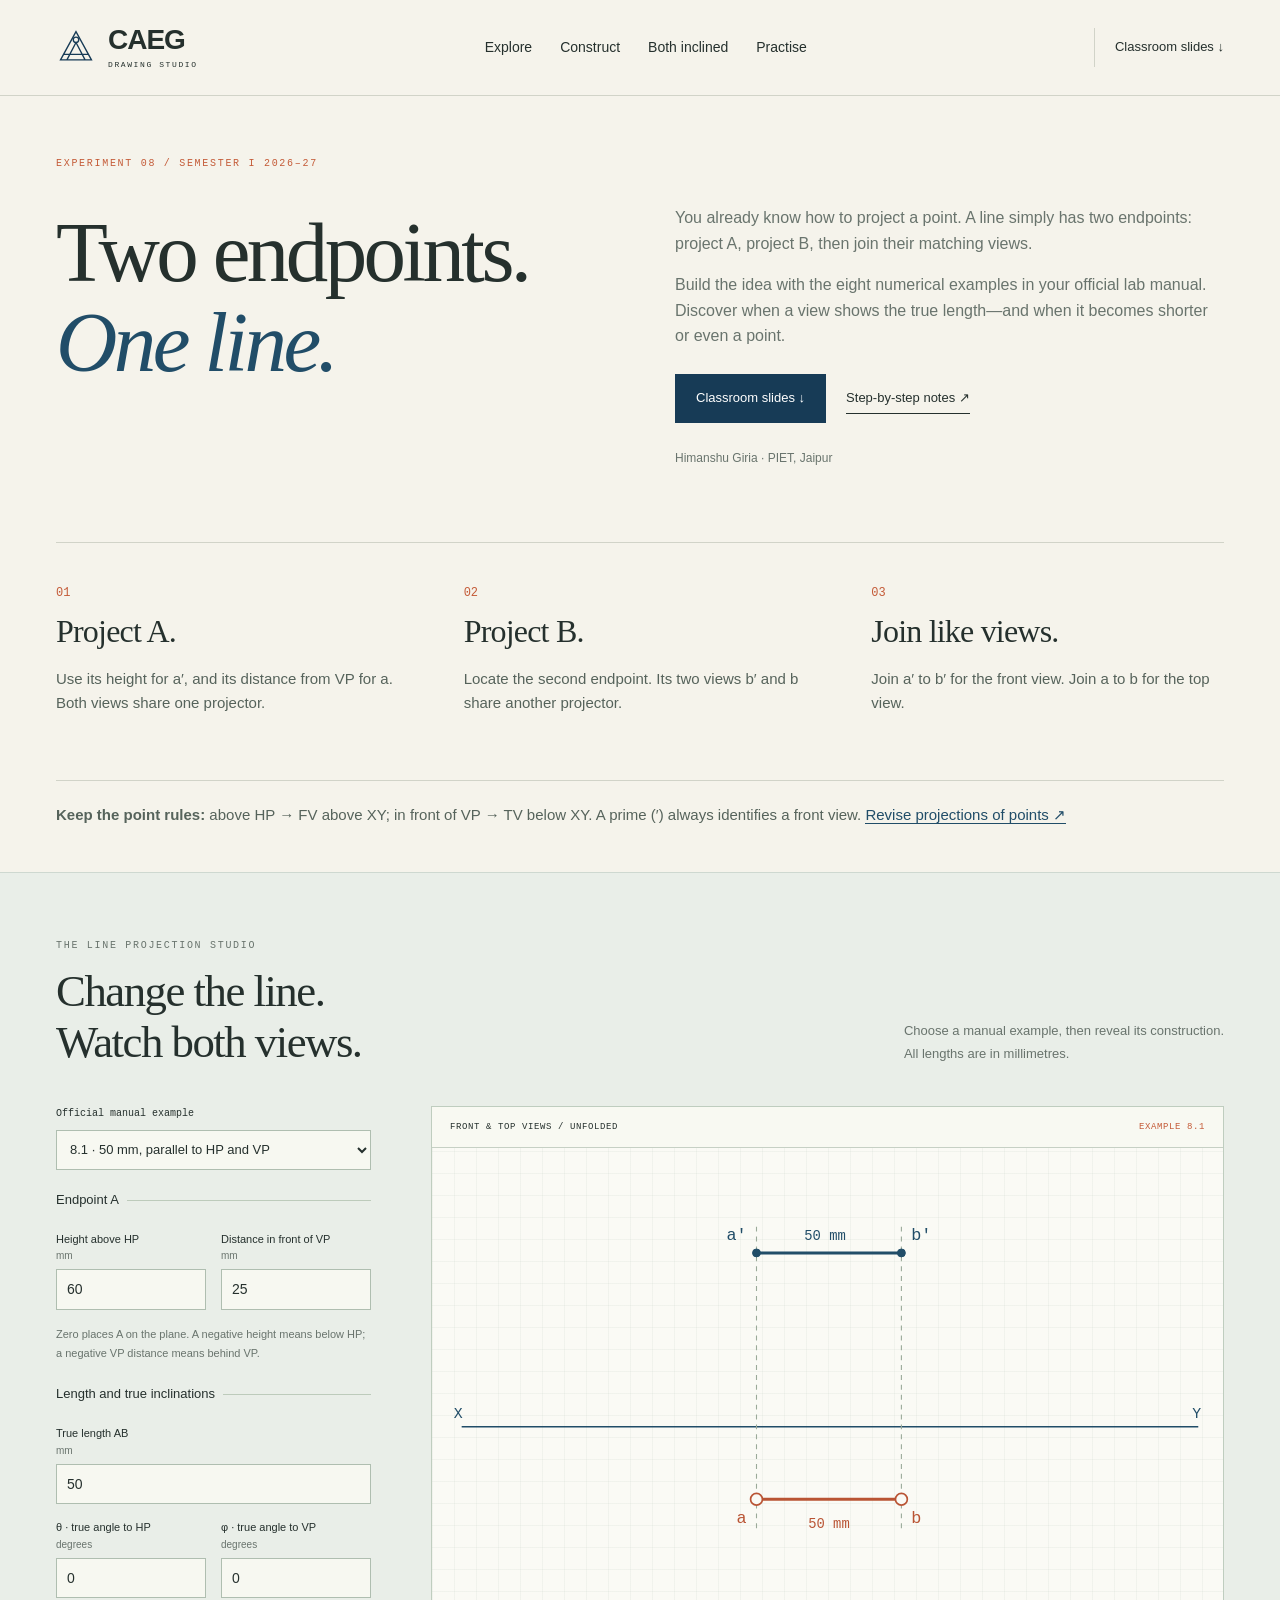
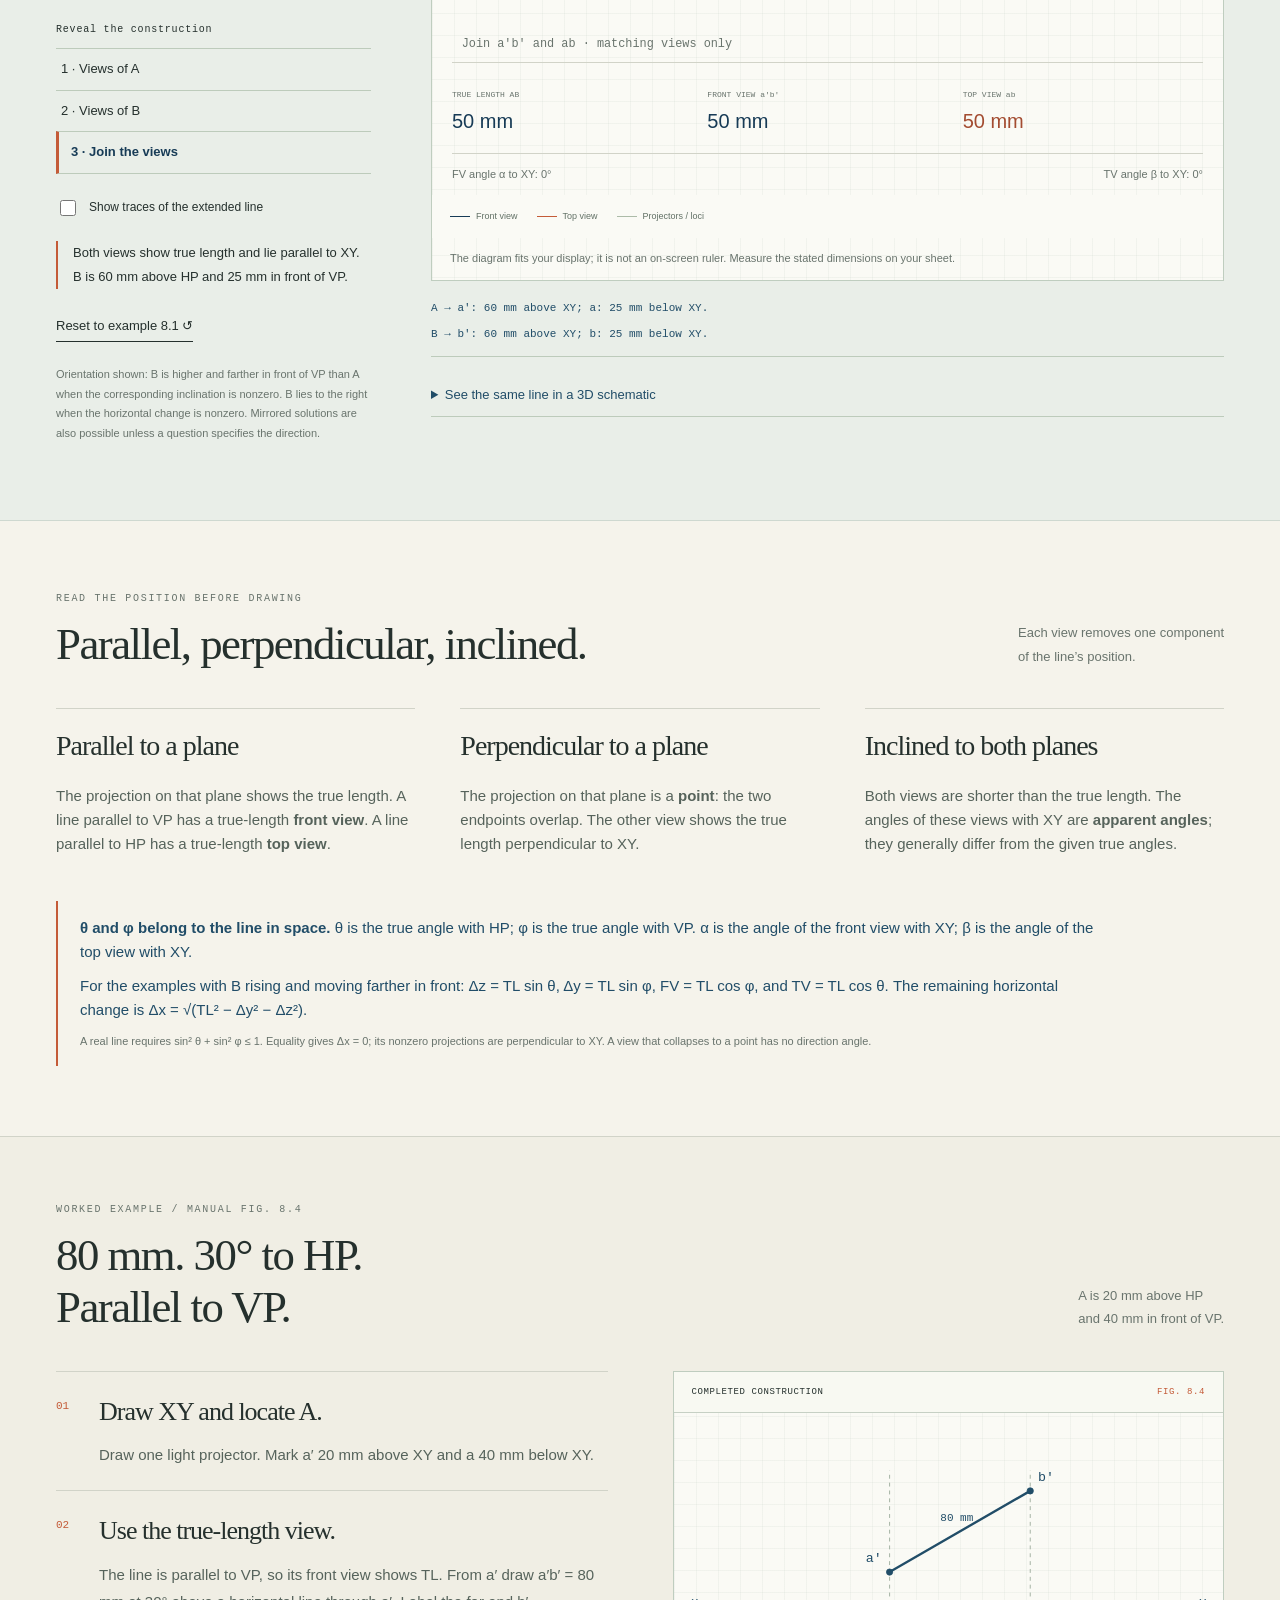
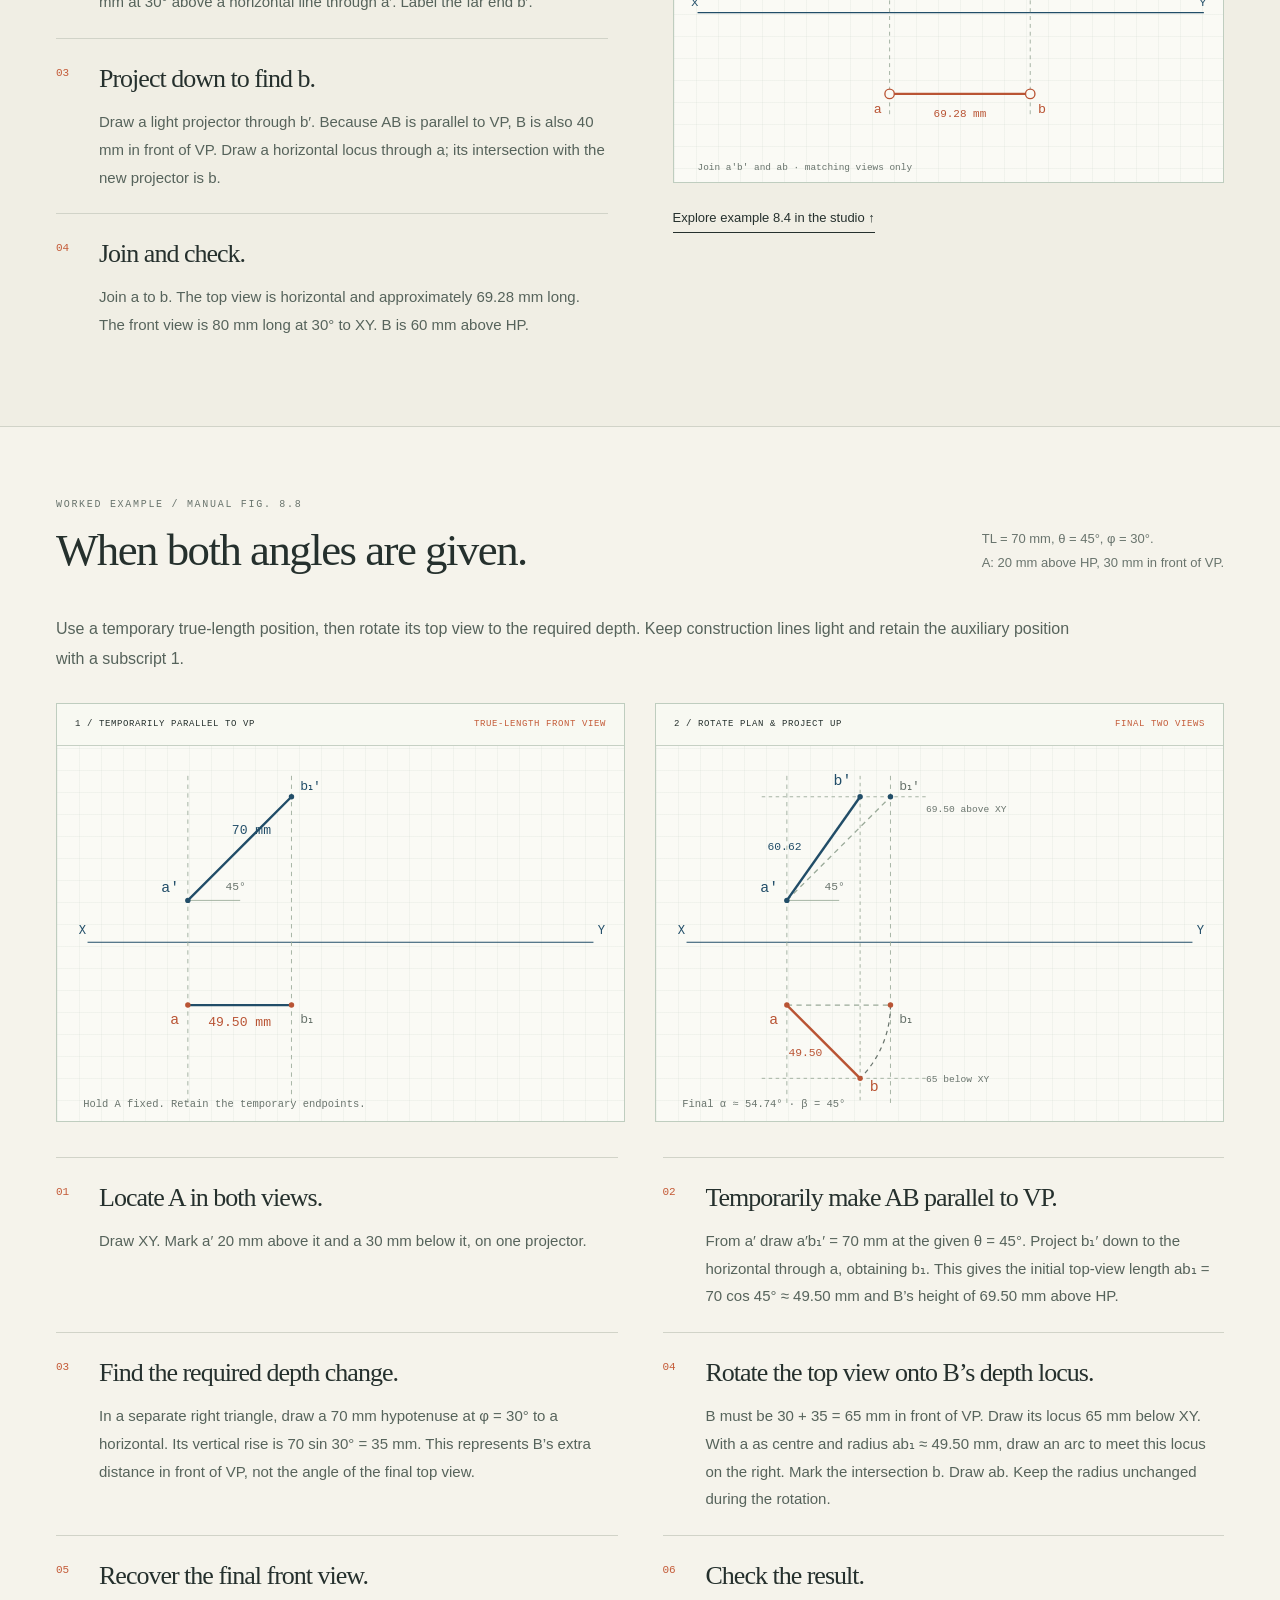
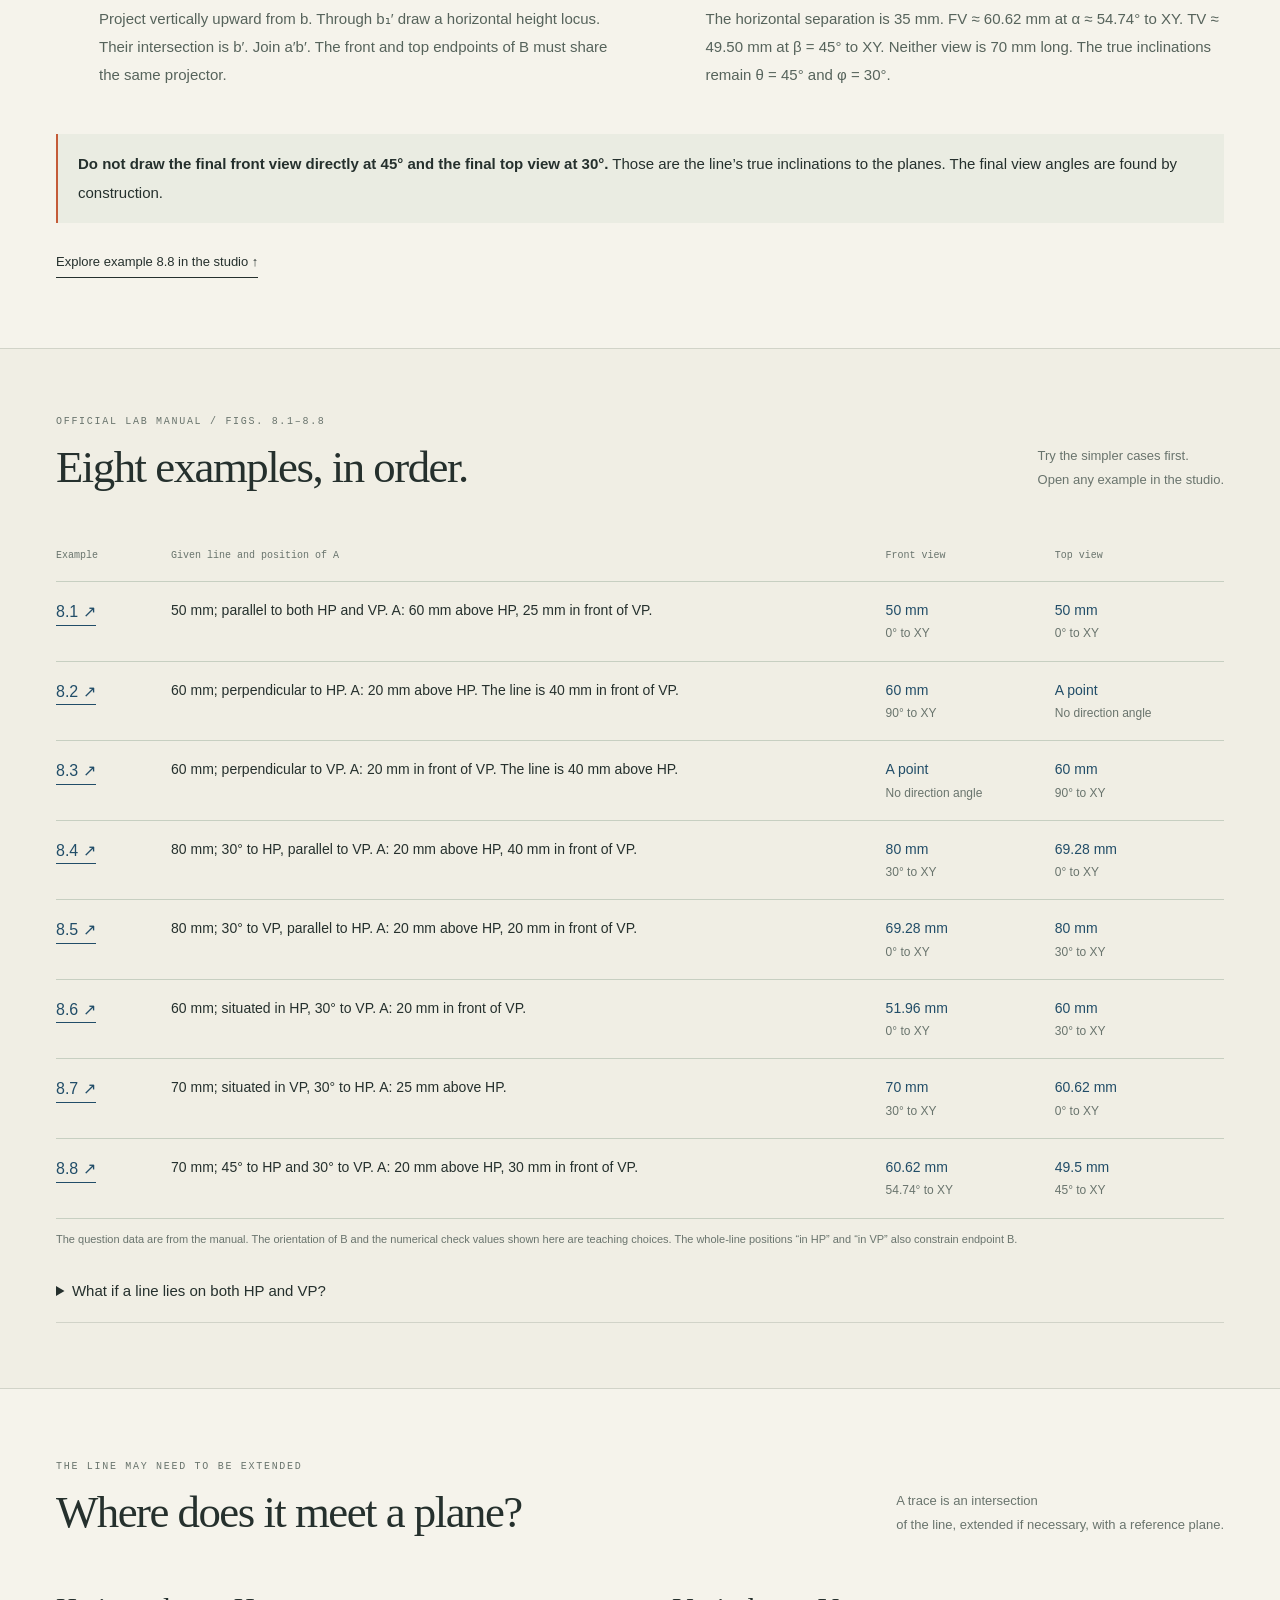
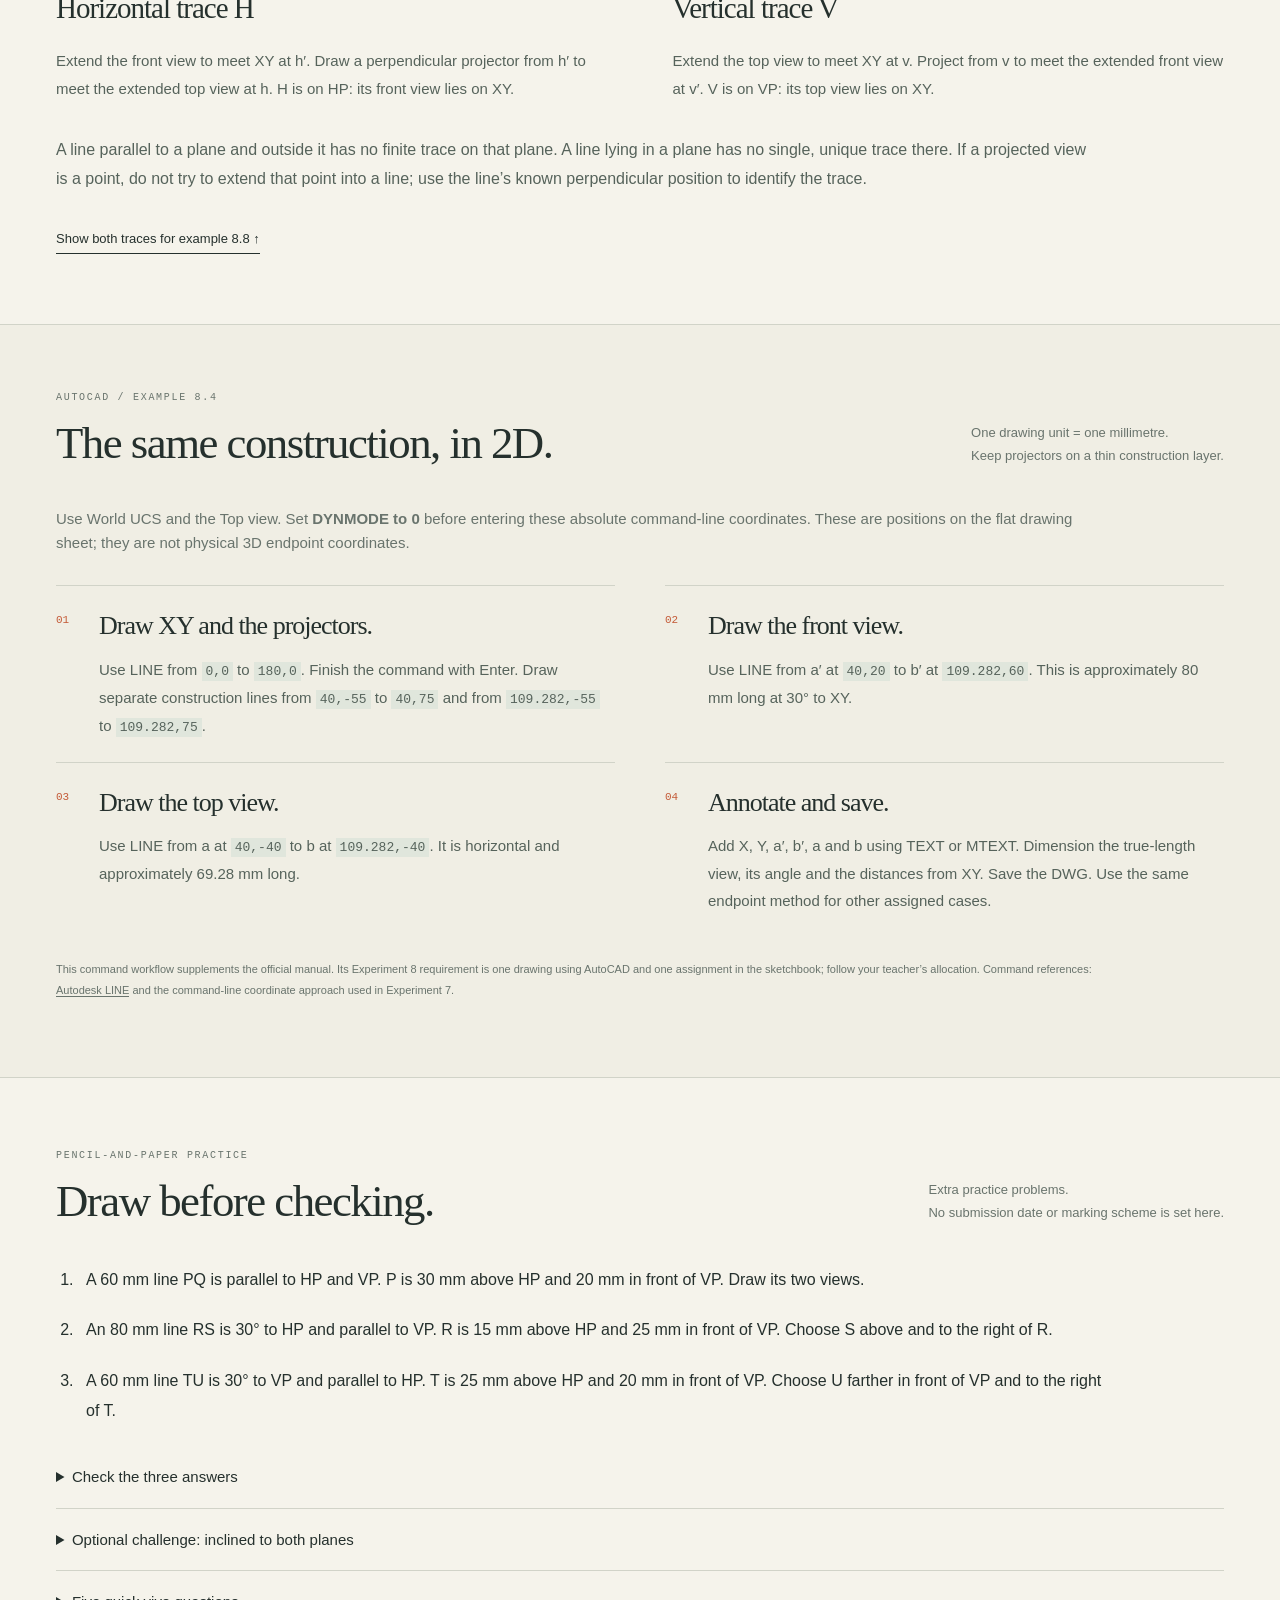
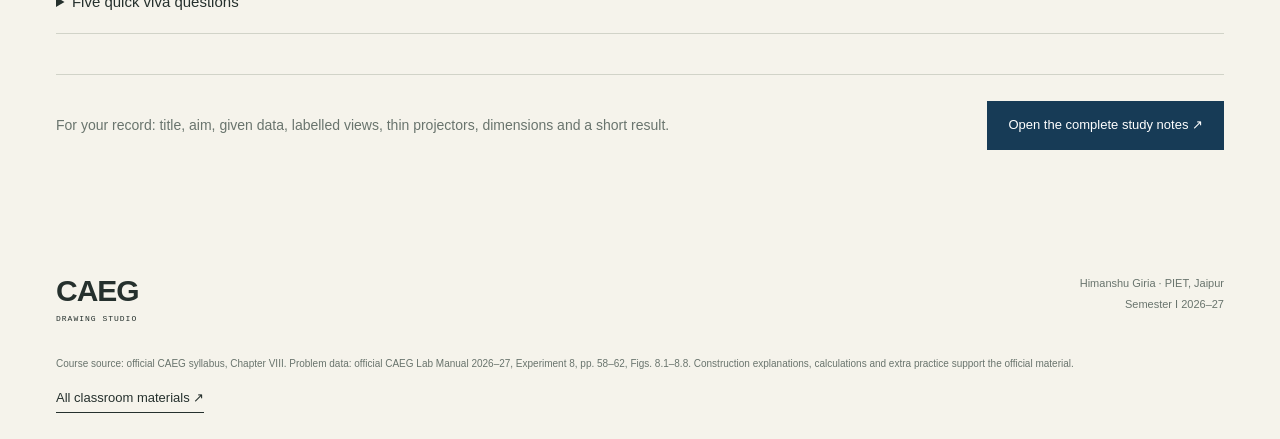
<file: experiment-08.html>
<!doctype html>
<html lang="en">
<head><meta charset="utf-8"><meta name="viewport" content="width=device-width, initial-scale=1"><title>Experiment 08 · Projections of Lines · CAEG</title><meta name="description" content="Learn projections of lines through endpoints, eight official CAEG examples, true and apparent angles, step-by-step construction and an interactive drawing studio."><meta name="theme-color" content="#f5f3eb"><link rel="icon" href="assets/favicon.svg" type="image/svg+xml"><link rel="stylesheet" href="style.css"><link rel="stylesheet" href="lines.css"><script src="lines.js" defer></script></head>
<body>
<a class="skip-link" href="#main">Skip to content</a>
<header class="site-header"><a class="brand" href="index.html" aria-label="CAEG Drawing Studio home"><svg viewBox="0 0 44 44" aria-hidden="true"><path d="M22 4 5 35h34L22 4Z M22 16l-10 19 M22 16l10 19 M8 29h28" fill="none" stroke="currentColor" stroke-width="1.5"/><circle cx="22" cy="13" r="3" fill="var(--paper)" stroke="currentColor" stroke-width="1.5"/></svg><span>CAEG<span class="brand-sub">DRAWING STUDIO</span></span></a><nav aria-label="Lesson navigation"><a href="#line-studio">Explore</a><a href="#worked-example">Construct</a><a href="#both-inclined">Both inclined</a><a href="#practice">Practise</a></nav><a class="header-link" href="materials/lines.pptx" download>Classroom slides ↓</a></header>
<main id="main">
<section class="line-intro wrap"><p class="eyebrow orange">EXPERIMENT 08 / SEMESTER I 2026–27</p><h1>Two endpoints.<br><em>One line.</em></h1><div class="line-intro-copy"><p>You already know how to project a point. A line simply has two endpoints: project A, project B, then join their matching views.</p><p>Build the idea with the eight numerical examples in your official lab manual. Discover when a view shows the true length—and when it becomes shorter or even a point.</p><div class="line-downloads"><a class="button primary" href="materials/lines.pptx" download>Classroom slides ↓</a><a class="text-link" href="materials/lines-notes.pdf" target="_blank" rel="noopener">Step-by-step notes ↗</a></div><p class="small-note">Himanshu Giria · PIET, Jaipur</p></div></section>
<section class="endpoint-bridge wrap" aria-label="From points to lines"><div><span class="line-number">01</span><h2>Project A.</h2><p>Use its height for a′, and its distance from VP for a. Both views share one projector.</p></div><div><span class="line-number">02</span><h2>Project B.</h2><p>Locate the second endpoint. Its two views b′ and b share another projector.</p></div><div><span class="line-number">03</span><h2>Join like views.</h2><p>Join a′ to b′ for the front view. Join a to b for the top view.</p></div><p class="bridge-reminder"><strong>Keep the point rules:</strong> above HP → FV above XY; in front of VP → TV below XY. A prime (′) always identifies a front view. <a href="experiment-07.html">Revise projections of points ↗</a></p></section>

<section class="line-workspace" id="line-studio"><div class="wrap"><div class="section-heading"><div><p class="eyebrow">THE LINE PROJECTION STUDIO</p><h2>Change the line.<br>Watch both views.</h2></div><p>Choose a manual example, then reveal its construction.<br>All lengths are in millimetres.</p></div>
<div class="line-layout"><div class="line-controls"><label class="select-label" for="line-preset">Official manual example<select id="line-preset"><option value="1">8.1 · 50 mm, parallel to HP and VP</option><option value="2">8.2 · 60 mm, perpendicular to HP</option><option value="3">8.3 · 60 mm, perpendicular to VP</option><option value="4">8.4 · 80 mm, 30° to HP, parallel to VP</option><option value="5">8.5 · 80 mm, 30° to VP, parallel to HP</option><option value="6">8.6 · 60 mm, in HP, 30° to VP</option><option value="7">8.7 · 70 mm, in VP, 30° to HP</option><option value="8">8.8 · 70 mm, 45° to HP, 30° to VP</option><option value="custom">Custom line</option></select></label>
<fieldset class="line-input-group"><legend>Endpoint A</legend><label for="line-height">Height above HP <span>mm</span><input id="line-height" type="number" min="-100" max="150" step="any" value="60" required></label><label for="line-depth">Distance in front of VP <span>mm</span><input id="line-depth" type="number" min="-100" max="150" step="any" value="25" required></label><p class="small-note">Zero places A on the plane. A negative height means below HP; a negative VP distance means behind VP.</p></fieldset>
<fieldset class="line-input-group"><legend>Length and true inclinations</legend><label for="line-length">True length AB <span>mm</span><input id="line-length" type="number" min="1" max="150" step="any" value="50" required></label><label for="line-theta">θ · true angle to HP <span>degrees</span><input id="line-theta" type="number" min="0" max="90" step="any" value="0" required></label><label for="line-phi">φ · true angle to VP <span>degrees</span><input id="line-phi" type="number" min="0" max="90" step="any" value="0" required></label></fieldset>
<p class="form-error" id="line-error" role="alert" hidden></p><div class="line-stage-buttons" role="group" aria-label="Construction stage"><p>Reveal the construction</p><button type="button" data-line-stage="1" aria-pressed="false">1 · Views of A</button><button type="button" data-line-stage="2" aria-pressed="false">2 · Views of B</button><button type="button" data-line-stage="3" aria-pressed="true">3 · Join the views</button></div><label class="trace-toggle"><input type="checkbox" id="show-line-traces"> Show traces of the extended line</label><p id="line-summary" class="principle" aria-live="polite"></p><button type="button" class="text-link" id="reset-line">Reset to example 8.1 ↺</button><p class="small-note">Orientation shown: B is higher and farther in front of VP than A when the corresponding inclination is nonzero. B lies to the right when the horizontal change is nonzero. Mirrored solutions are also possible unless a question specifies the direction.</p></div>
<div class="line-drawing-column"><div class="diagram-surface line-sheet"><div class="diagram-head"><span>FRONT &amp; TOP VIEWS / UNFOLDED</span><span id="line-case-title">EXAMPLE 8.1</span></div><svg id="line-svg" viewBox="0 0 800 520" role="img" aria-label="Front and top views of line AB"></svg><div class="line-readings" aria-live="polite"><div><span>TRUE LENGTH AB</span><strong id="line-tl-reading">50 mm</strong></div><div><span>FRONT VIEW a′b′</span><strong id="line-fv-reading">50 mm</strong></div><div><span>TOP VIEW ab</span><strong id="line-tv-reading">50 mm</strong></div></div><div class="line-angle-readings"><p id="line-fv-angle"></p><p id="line-tv-angle"></p></div><div class="diagram-key"><span><i class="solid-key"></i> Front view</span><span><i class="line-tv-key"></i> Top view</span><span><i class="construction-key"></i> Projectors / loci</span></div><p class="small-note view-note">The diagram fits your display; it is not an on-screen ruler. Measure the stated dimensions on your sheet.</p></div>
<p id="line-endpoint-readings" class="line-endpoint-readings" aria-live="polite"></p><details class="spatial-detail"><summary>See the same line in a 3D schematic</summary><div class="diagram-surface"><svg id="line-spatial-svg" viewBox="0 0 650 370" role="img" aria-label="Schematic of line AB relative to HP and VP"></svg></div><p class="small-note">A wireframe teaching view of two infinite reference planes, shown as finite patches. The orthographic drawing above gives the dimensions.</p></details><p id="line-trace-reading" class="line-trace-reading" aria-live="polite" hidden></p></div></div></div></section>

<section class="line-concepts wrap"><div class="section-heading"><div><p class="eyebrow">READ THE POSITION BEFORE DRAWING</p><h2>Parallel, perpendicular, inclined.</h2></div><p>Each view removes one component<br>of the line’s position.</p></div><div class="concept-grid"><article><h3>Parallel to a plane</h3><p>The projection on that plane shows the true length. A line parallel to VP has a true-length <strong>front view</strong>. A line parallel to HP has a true-length <strong>top view</strong>.</p></article><article><h3>Perpendicular to a plane</h3><p>The projection on that plane is a <strong>point</strong>: the two endpoints overlap. The other view shows the true length perpendicular to XY.</p></article><article><h3>Inclined to both planes</h3><p>Both views are shorter than the true length. The angles of these views with XY are <strong>apparent angles</strong>; they generally differ from the given true angles.</p></article></div><div class="angle-note"><p><strong>θ and φ belong to the line in space.</strong> θ is the true angle with HP; φ is the true angle with VP. α is the angle of the front view with XY; β is the angle of the top view with XY.</p><p>For the examples with B rising and moving farther in front: Δz = TL sin θ, Δy = TL sin φ, FV = TL cos φ, and TV = TL cos θ. The remaining horizontal change is Δx = √(TL² − Δy² − Δz²).</p><p class="small-note">A real line requires sin² θ + sin² φ ≤ 1. Equality gives Δx = 0; its nonzero projections are perpendicular to XY. A view that collapses to a point has no direction angle.</p></div></section>

<section class="line-worked" id="worked-example"><div class="wrap"><div class="section-heading"><div><p class="eyebrow">WORKED EXAMPLE / MANUAL FIG. 8.4</p><h2>80 mm. 30° to HP.<br>Parallel to VP.</h2></div><p>A is 20 mm above HP<br>and 40 mm in front of VP.</p></div><div class="worked-layout"><ol class="line-method"><li><h3>Draw XY and locate A.</h3><p>Draw one light projector. Mark a′ 20 mm above XY and a 40 mm below XY.</p></li><li><h3>Use the true-length view.</h3><p>The line is parallel to VP, so its front view shows TL. From a′ draw a′b′ = 80 mm at 30° above a horizontal line through a′. Label the far end b′.</p></li><li><h3>Project down to find b.</h3><p>Draw a light projector through b′. Because AB is parallel to VP, B is also 40 mm in front of VP. Draw a horizontal locus through a; its intersection with the new projector is b.</p></li><li><h3>Join and check.</h3><p>Join a to b. The top view is horizontal and approximately 69.28 mm long. The front view is 80 mm long at 30° to XY. B is 60 mm above HP.</p></li></ol><div><div class="diagram-surface"><div class="diagram-head"><span>COMPLETED CONSTRUCTION</span><span>FIG. 8.4</span></div><svg id="worked-simple-svg" viewBox="0 0 700 470" role="img" aria-label="Worked example 8.4 with an 80 millimetre front view at 30 degrees and a horizontal top view"></svg></div><button class="text-link worked-open" type="button" data-open-line="4">Explore example 8.4 in the studio ↑</button></div></div></div></section>

<section class="both-inclined wrap" id="both-inclined"><div class="section-heading"><div><p class="eyebrow">WORKED EXAMPLE / MANUAL FIG. 8.8</p><h2>When both angles are given.</h2></div><p>TL = 70 mm, θ = 45°, φ = 30°.<br>A: 20 mm above HP, 30 mm in front of VP.</p></div><p class="line-lead">Use a temporary true-length position, then rotate its top view to the required depth. Keep construction lines light and retain the auxiliary position with a subscript 1.</p><div class="rotation-diagrams"><div class="diagram-surface"><div class="diagram-head"><span>1 / TEMPORARILY PARALLEL TO VP</span><span>TRUE-LENGTH FRONT VIEW</span></div><svg id="rotation-initial-svg" viewBox="0 0 650 430" role="img" aria-label="Temporary front view 70 millimetres at 45 degrees, with a horizontal top view 49.50 millimetres long"></svg></div><div class="diagram-surface"><div class="diagram-head"><span>2 / ROTATE PLAN &amp; PROJECT UP</span><span>FINAL TWO VIEWS</span></div><svg id="rotation-final-svg" viewBox="0 0 650 430" role="img" aria-label="Top view rotated to a depth change of 35 millimetres, giving a 45 degree top view and 54.74 degree front view"></svg></div></div><ol class="line-method rotation-method"><li><h3>Locate A in both views.</h3><p>Draw XY. Mark a′ 20 mm above it and a 30 mm below it, on one projector.</p></li><li><h3>Temporarily make AB parallel to VP.</h3><p>From a′ draw a′b₁′ = 70 mm at the given θ = 45°. Project b₁′ down to the horizontal through a, obtaining b₁. This gives the initial top-view length ab₁ = 70 cos 45° ≈ 49.50 mm and B’s height of 69.50 mm above HP.</p></li><li><h3>Find the required depth change.</h3><p>In a separate right triangle, draw a 70 mm hypotenuse at φ = 30° to a horizontal. Its vertical rise is 70 sin 30° = 35 mm. This represents B’s extra distance in front of VP, not the angle of the final top view.</p></li><li><h3>Rotate the top view onto B’s depth locus.</h3><p>B must be 30 + 35 = 65 mm in front of VP. Draw its locus 65 mm below XY. With a as centre and radius ab₁ ≈ 49.50 mm, draw an arc to meet this locus on the right. Mark the intersection b. Draw ab. Keep the radius unchanged during the rotation.</p></li><li><h3>Recover the final front view.</h3><p>Project vertically upward from b. Through b₁′ draw a horizontal height locus. Their intersection is b′. Join a′b′. The front and top endpoints of B must share the same projector.</p></li><li><h3>Check the result.</h3><p>The horizontal separation is 35 mm. FV ≈ 60.62 mm at α ≈ 54.74° to XY. TV ≈ 49.50 mm at β = 45° to XY. Neither view is 70 mm long. The true inclinations remain θ = 45° and φ = 30°.</p></li></ol><p class="angle-warning"><strong>Do not draw the final front view directly at 45° and the final top view at 30°.</strong> Those are the line’s true inclinations to the planes. The final view angles are found by construction.</p><button type="button" class="text-link" data-open-line="8">Explore example 8.8 in the studio ↑</button></section>

<section class="line-manual" id="manual-examples"><div class="wrap"><div class="section-heading"><div><p class="eyebrow">OFFICIAL LAB MANUAL / FIGS. 8.1–8.8</p><h2>Eight examples, in order.</h2></div><p>Try the simpler cases first.<br>Open any example in the studio.</p></div><div class="line-table-scroll"><table><caption class="sr-only">Eight official manual line-projection examples and computed view lengths</caption><thead><tr><th scope="col">Example</th><th scope="col">Given line and position of A</th><th scope="col">Front view</th><th scope="col">Top view</th></tr></thead><tbody id="line-manual-rows"></tbody></table></div><p class="small-note">The question data are from the manual. The orientation of B and the numerical check values shown here are teaching choices. The whole-line positions “in HP” and “in VP” also constrain endpoint B.</p><details class="line-detail"><summary>What if a line lies on both HP and VP?</summary><p>It lies along their intersection, XY. Both its views coincide on XY and both show the true length. This extra position is part of the topic; the manual’s eight numerical problems do not give a separate example for it.</p></details></div></section>

<section class="line-traces wrap" id="traces"><div class="section-heading"><div><p class="eyebrow">THE LINE MAY NEED TO BE EXTENDED</p><h2>Where does it meet a plane?</h2></div><p>A trace is an intersection<br>of the line, extended if necessary, with a reference plane.</p></div><div class="trace-explanations"><article><h3>Horizontal trace H</h3><p>Extend the front view to meet XY at h′. Draw a perpendicular projector from h′ to meet the extended top view at h. H is on HP: its front view lies on XY.</p></article><article><h3>Vertical trace V</h3><p>Extend the top view to meet XY at v. Project from v to meet the extended front view at v′. V is on VP: its top view lies on XY.</p></article></div><p class="line-lead">A line parallel to a plane and outside it has no finite trace on that plane. A line lying in a plane has no single, unique trace there. If a projected view is a point, do not try to extend that point into a line; use the line’s known perpendicular position to identify the trace.</p><button type="button" class="text-link" id="trace-example">Show both traces for example 8.8 ↑</button></section>

<section class="line-autocad" id="autocad"><div class="wrap"><div class="section-heading"><div><p class="eyebrow">AUTOCAD / EXAMPLE 8.4</p><h2>The same construction, in 2D.</h2></div><p>One drawing unit = one millimetre.<br>Keep projectors on a thin construction layer.</p></div><p>Use World UCS and the Top view. Set <strong>DYNMODE to 0</strong> before entering these absolute command-line coordinates. These are positions on the flat drawing sheet; they are not physical 3D endpoint coordinates.</p><ol class="line-method"><li><h3>Draw XY and the projectors.</h3><p>Use LINE from <code>0,0</code> to <code>180,0</code>. Finish the command with Enter. Draw separate construction lines from <code>40,-55</code> to <code>40,75</code> and from <code>109.282,-55</code> to <code>109.282,75</code>.</p></li><li><h3>Draw the front view.</h3><p>Use LINE from a′ at <code>40,20</code> to b′ at <code>109.282,60</code>. This is approximately 80 mm long at 30° to XY.</p></li><li><h3>Draw the top view.</h3><p>Use LINE from a at <code>40,-40</code> to b at <code>109.282,-40</code>. It is horizontal and approximately 69.28 mm long.</p></li><li><h3>Annotate and save.</h3><p>Add X, Y, a′, b′, a and b using TEXT or MTEXT. Dimension the true-length view, its angle and the distances from XY. Save the DWG. Use the same endpoint method for other assigned cases.</p></li></ol><p class="small-note">This command workflow supplements the official manual. Its Experiment 8 requirement is one drawing using AutoCAD and one assignment in the sketchbook; follow your teacher’s allocation. Command references: <a href="https://help.autodesk.com/cloudhelp/2026/ENU/AutoCAD-Core/files/GUID-57CDDB6C-B12B-46CE-B9C5-22EFC17258FF.htm" target="_blank" rel="noopener">Autodesk LINE</a> and the command-line coordinate approach used in Experiment 7.</p></div></section>

<section class="line-practice wrap" id="practice"><div class="section-heading"><div><p class="eyebrow">PENCIL-AND-PAPER PRACTICE</p><h2>Draw before checking.</h2></div><p>Extra practice problems.<br>No submission date or marking scheme is set here.</p></div><ol class="practice-questions"><li>A 60 mm line PQ is parallel to HP and VP. P is 30 mm above HP and 20 mm in front of VP. Draw its two views.</li><li>An 80 mm line RS is 30° to HP and parallel to VP. R is 15 mm above HP and 25 mm in front of VP. Choose S above and to the right of R.</li><li>A 60 mm line TU is 30° to VP and parallel to HP. T is 25 mm above HP and 20 mm in front of VP. Choose U farther in front of VP and to the right of T.</li></ol><details class="line-detail"><summary>Check the three answers</summary><p><strong>1.</strong> FV = TV = 60 mm. Both views are horizontal: FV 30 mm above XY and TV 20 mm below it.</p><p><strong>2.</strong> FV = 80 mm at 30°; TV ≈ 69.28 mm, horizontal. S is 55 mm above HP and 25 mm in front of VP.</p><p><strong>3.</strong> FV ≈ 51.96 mm, horizontal; TV = 60 mm at 30° downward from the horizontal. U is 25 mm above HP and 50 mm in front of VP.</p></details><details class="line-detail"><summary>Optional challenge: inclined to both planes</summary><p>TL = 100 mm, θ = 30°, φ = 30°. A is 20 mm above HP and 20 mm in front of VP. Choose B higher, farther in front and to the right.</p><p><strong>Check after drawing:</strong> Δx ≈ 70.71 mm, Δy = Δz = 50 mm. FV = TV ≈ 86.60 mm. Both apparent angles are approximately 35.26°, rather than 30°.</p></details><details class="line-detail"><summary>Five quick viva questions</summary><p><strong>What is TL?</strong> The actual length of the line in space.</p><p><strong>When is the FV a point?</strong> When the line is perpendicular to VP.</p><p><strong>When does TV show TL?</strong> When the line is parallel to HP, including a line lying in HP.</p><p><strong>Does an apparent angle always equal a given true inclination?</strong> No; equality occurs in appropriate special positions.</p><p><strong>Which view of the horizontal trace lies on XY?</strong> Its front view h′.</p></details><div class="line-finish"><p>For your record: title, aim, given data, labelled views, thin projectors, dimensions and a short result.</p><a class="button primary" href="materials/lines-notes.pdf" target="_blank" rel="noopener">Open the complete study notes ↗</a></div></section>
</main><footer class="wrap"><div class="footer-main"><a class="footer-brand" href="index.html">CAEG<span>DRAWING STUDIO</span></a><p>Himanshu Giria · PIET, Jaipur<br>Semester I 2026–27</p></div><p class="source-note">Course source: official CAEG syllabus, Chapter VIII. Problem data: official CAEG Lab Manual 2026–27, Experiment 8, pp. 58–62, Figs. 8.1–8.8. Construction explanations, calculations and extra practice support the official material.</p><a class="text-link" href="index.html#library">All classroom materials ↗</a></footer>
</body></html>
</file>
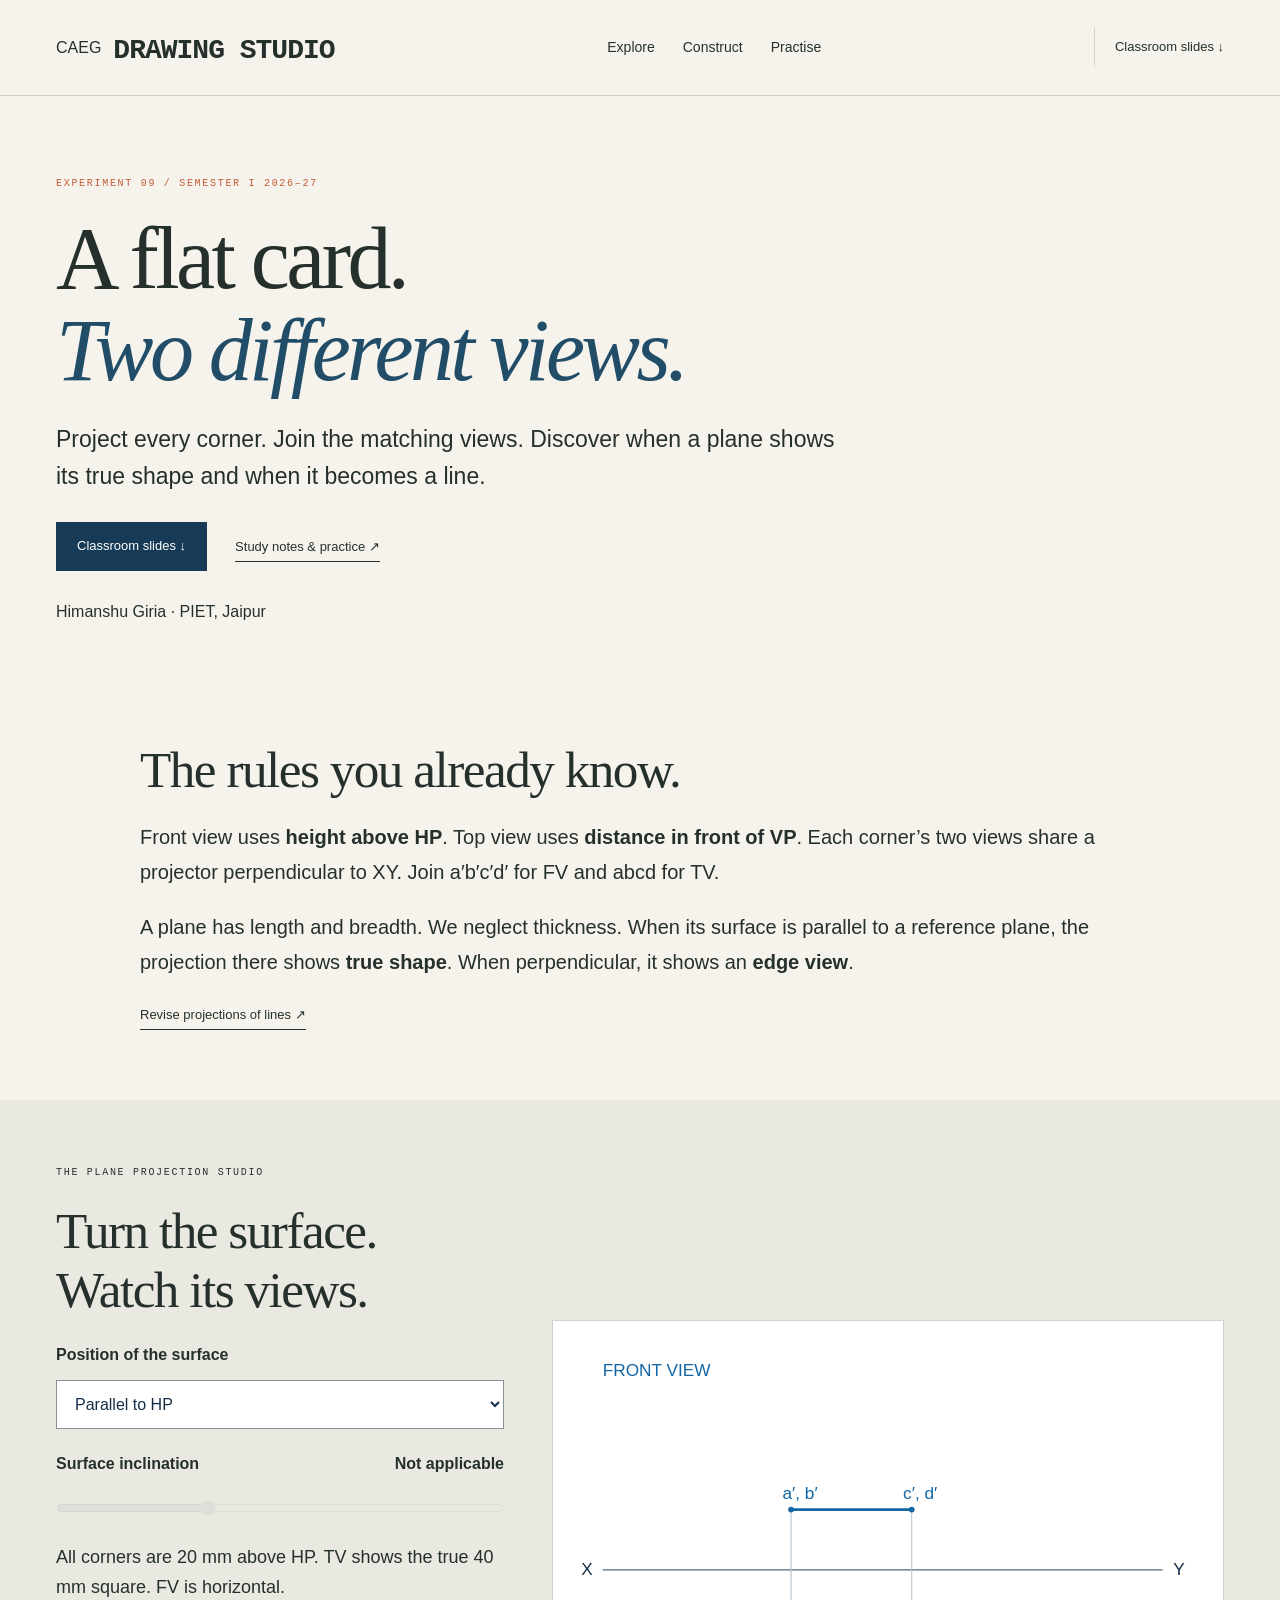
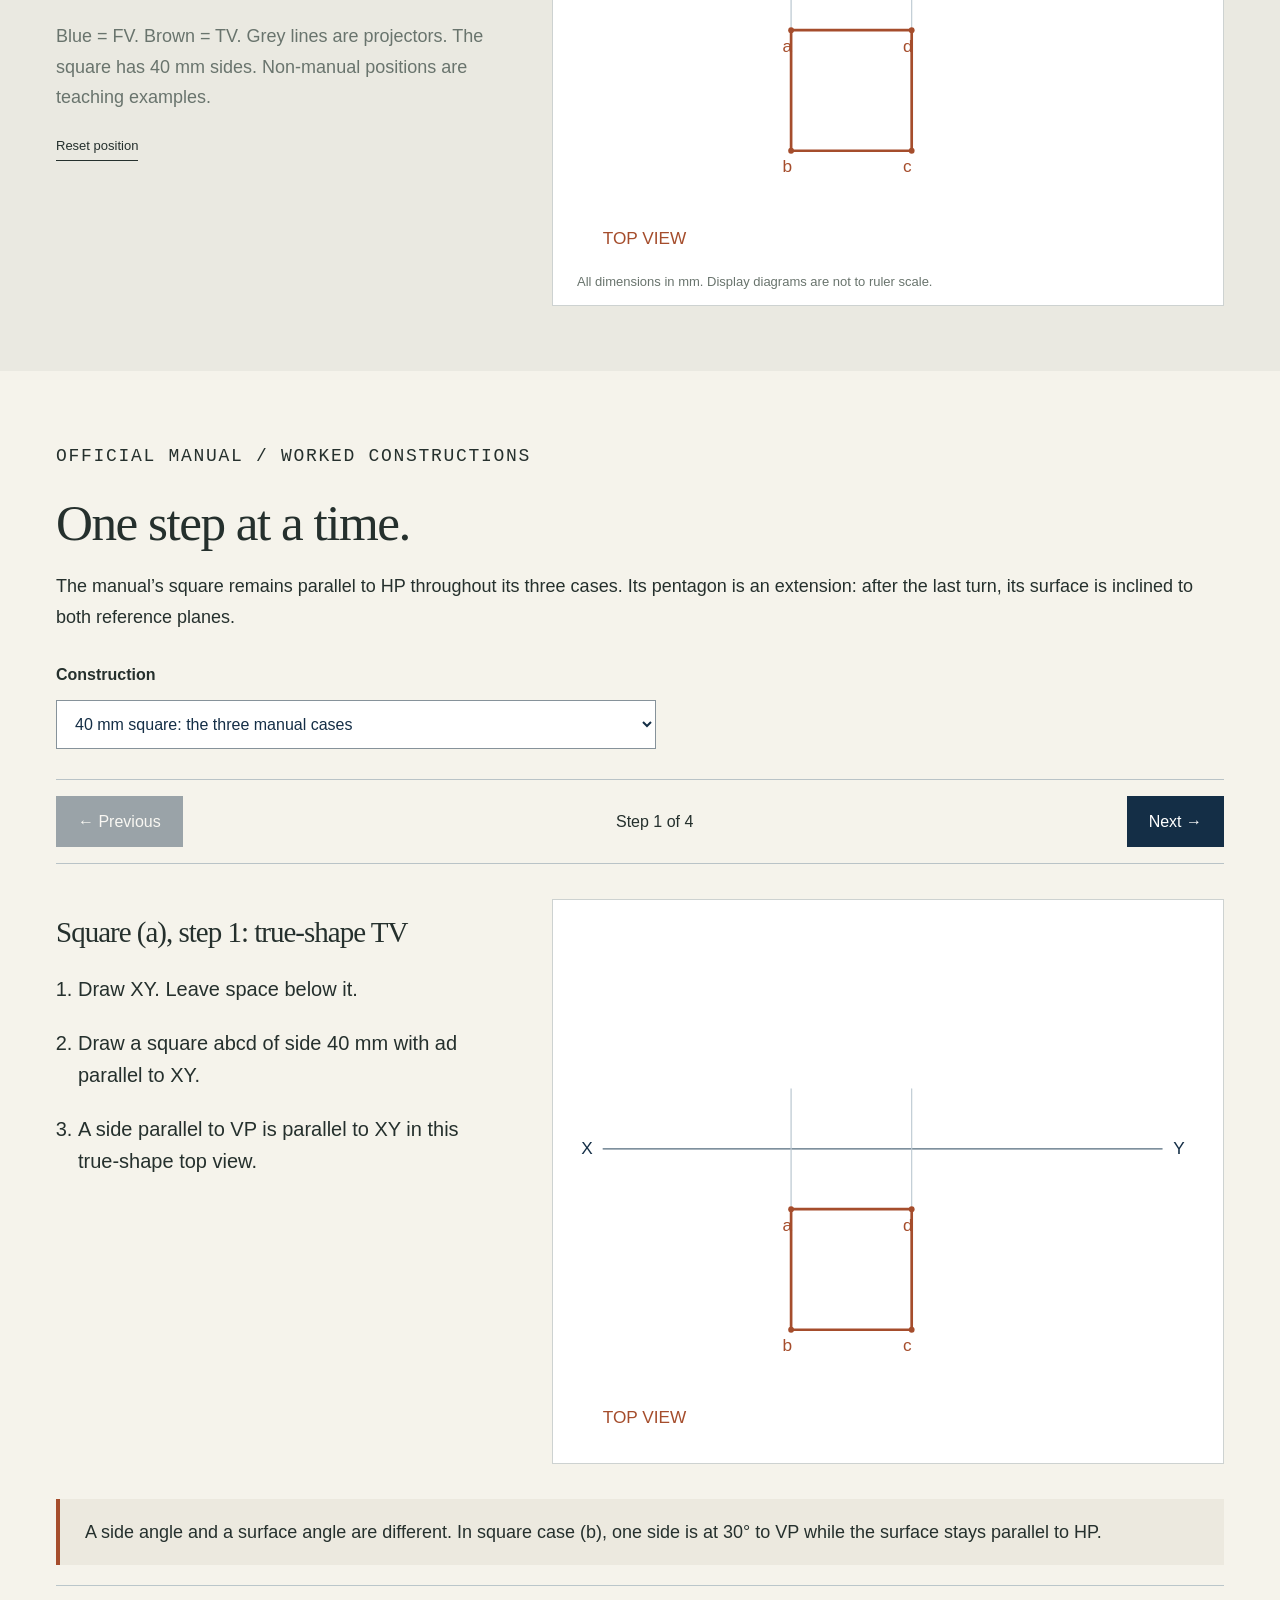
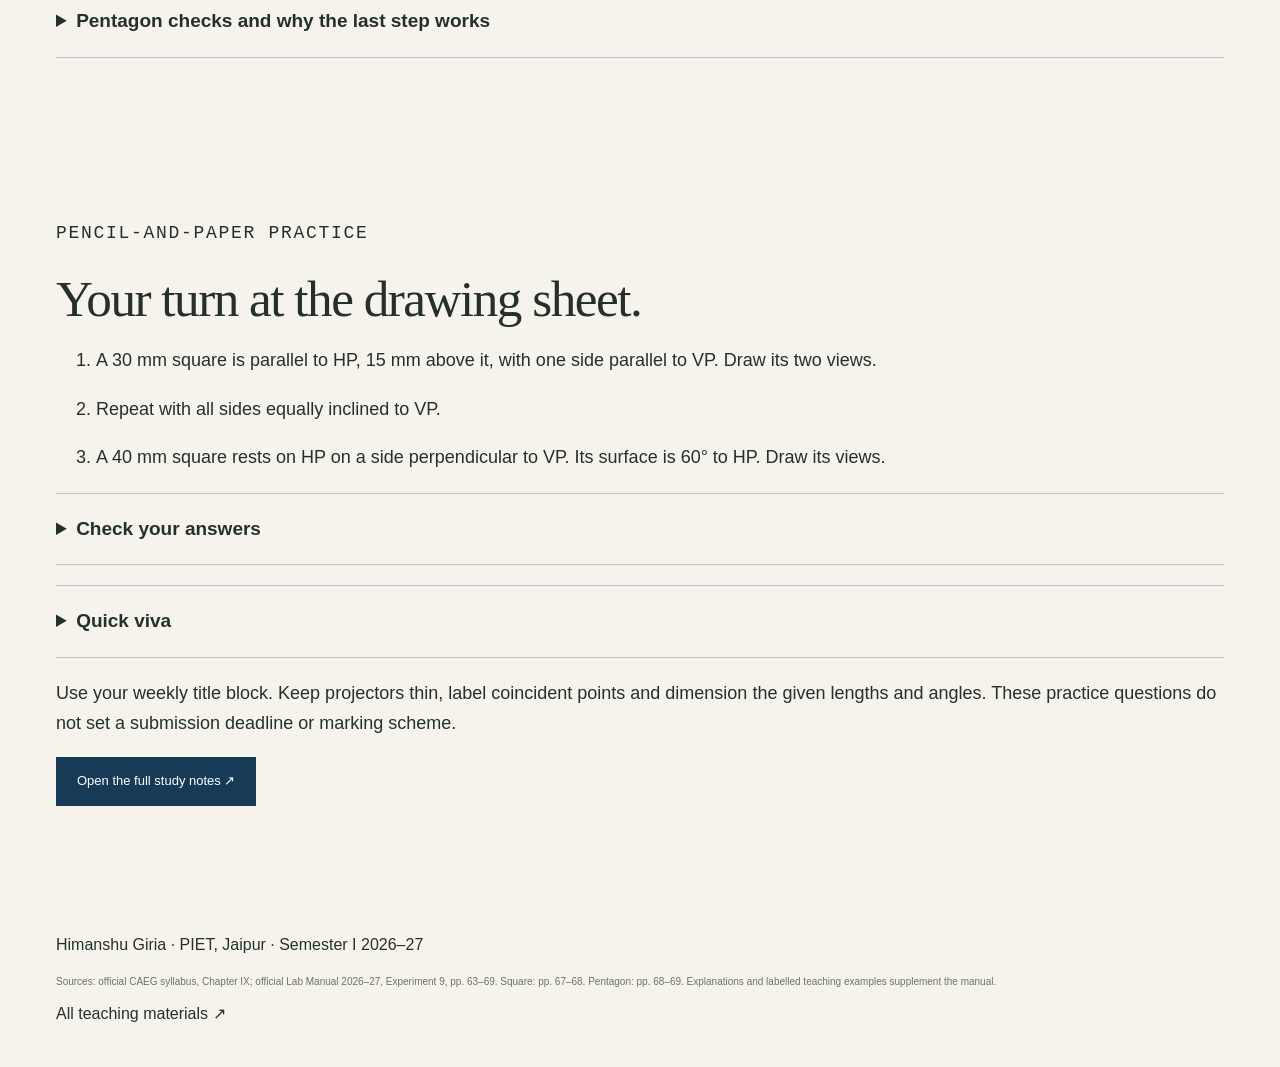
<file: experiment-09.html>
<!doctype html><html lang="en"><head><meta charset="utf-8"><meta name="viewport" content="width=device-width, initial-scale=1"><title>Experiment 09 · Projection of Planes · CAEG</title><meta name="description" content="Understand true shape and edge view, construct the manual square and pentagon, and practise projections of planes."><link rel="icon" href="assets/favicon.svg"><link rel="stylesheet" href="style.css"><link rel="stylesheet" href="planes.css"><script src="planes.js" defer></script></head><body><a class="skip-link" href="#main">Skip to content</a><header class="site-header"><a class="brand" href="index.html">CAEG<span class="brand-sub">DRAWING STUDIO</span></a><nav aria-label="Lesson navigation"><a href="#plane-studio">Explore</a><a href="#construction">Construct</a><a href="#practice">Practise</a></nav><a class="header-link" href="materials/planes.pptx" download>Classroom slides ↓</a></header>
<main id="main"><section class="wrap plane-intro"><p class="eyebrow orange">EXPERIMENT 09 / SEMESTER I 2026–27</p><h1>A flat card.<br><em>Two different views.</em></h1><p class="lead">Project every corner. Join the matching views. Discover when a plane shows its true shape and when it becomes a line.</p><div class="downloads"><a class="button primary" href="materials/planes.pptx" download>Classroom slides ↓</a><a class="text-link" href="materials/planes-notes.pdf" target="_blank" rel="noopener">Study notes &amp; practice ↗</a></div><p>Himanshu Giria · PIET, Jaipur</p></section>
<section class="wrap foundation"><h2>The rules you already know.</h2><p>Front view uses <strong>height above HP</strong>. Top view uses <strong>distance in front of VP</strong>. Each corner’s two views share a projector perpendicular to XY. Join a′b′c′d′ for FV and abcd for TV.</p><p>A plane has length and breadth. We neglect thickness. When its surface is parallel to a reference plane, the projection there shows <strong>true shape</strong>. When perpendicular, it shows an <strong>edge view</strong>.</p><a href="experiment-08.html" class="text-link">Revise projections of lines ↗</a></section>
<section class="studio-band" id="plane-studio"><div class="wrap"><p class="eyebrow">THE PLANE PROJECTION STUDIO</p><h2>Turn the surface.<br>Watch its views.</h2><div class="plane-layout"><div class="controls"><label for="case">Position of the surface</label><select id="case"><option value="sq0">Parallel to HP</option><option value="vp">Parallel to VP</option><option value="tilt">Inclined to HP, perpendicular to VP</option><option value="tiltvp">Inclined to VP, perpendicular to HP</option><option value="profile">Perpendicular to both</option></select><label for="tilt">Surface inclination <output id="angle">30°</output></label><input id="tilt" type="range" min="0" max="90" value="30" step="5"><p id="case-copy" aria-live="polite"></p><p class="small-note">Blue = FV. Brown = TV. Grey lines are projectors. The square has 40 mm sides. Non-manual positions are teaching examples.</p><button id="reset" class="text-link" type="button">Reset position</button></div><div class="drawing"><svg id="explorer" viewBox="0 0 600 500" role="img" aria-label="Front and top projections of a square"></svg><p class="small-note">All dimensions in mm. Display diagrams are not to ruler scale.</p></div></div></div></section>
<section class="wrap construction" id="construction"><p class="eyebrow">OFFICIAL MANUAL / WORKED CONSTRUCTIONS</p><h2>One step at a time.</h2><p>The manual’s square remains parallel to HP throughout its three cases. Its pentagon is an extension: after the last turn, its surface is inclined to both reference planes.</p><div class="choose"><label for="example">Construction</label><select id="example"><option value="square">40 mm square: the three manual cases</option><option value="inclined">40 mm inclined square: extra teaching example</option><option value="pentagon">30 mm pentagon: the manual extension</option></select></div><div class="step-controls"><button id="previous" type="button">← Previous</button><span id="counter" aria-live="polite"></span><button id="next" type="button">Next →</button></div><div class="plane-layout"><div><h3 id="step-title"></h3><ol id="steps"></ol></div><div class="drawing"><svg id="worked" viewBox="0 0 600 500" role="img" aria-label="Current stage of the construction"></svg></div></div><p class="principle">A side angle and a surface angle are different. In square case (b), one side is at 30° to VP while the surface stays parallel to HP.</p><details><summary>Pentagon checks and why the last step works</summary><p>The initial perpendicular span from side ab to vertex d is 46.17 mm. Use that span as the compass radius to reach the 30 mm height locus. The resulting surface tilt is about 40.53°. After tilting, rotate the whole intermediate TV until ab makes 30° with XY. Preserve that projected shape. Then transfer the heights: a′ and b′ on XY, c′ and e′ at 18.54 mm, and d′ at 30 mm.</p><p>The manual does not specify the distance from VP, so the drawings use a convenient gap. Mirrored arrangements can also satisfy the stated data.</p></details></section>
<section class="wrap" id="practice"><p class="eyebrow">PENCIL-AND-PAPER PRACTICE</p><h2>Your turn at the drawing sheet.</h2><ol><li>A 30 mm square is parallel to HP, 15 mm above it, with one side parallel to VP. Draw its two views.</li><li>Repeat with all sides equally inclined to VP.</li><li>A 40 mm square rests on HP on a side perpendicular to VP. Its surface is 60° to HP. Draw its views.</li></ol><details><summary>Check your answers</summary><p><strong>1.</strong> TV is a 30 mm square. FV is a 30 mm horizontal line 15 mm above XY.</p><p><strong>2.</strong> TV sides are 45° to XY. FV span is 42.43 mm, still 15 mm above XY.</p><p><strong>3.</strong> FV is a 40 mm edge view at 60°. TV is 20 mm by 40 mm. The raised corners are 34.64 mm above HP.</p></details><details><summary>Quick viva</summary><p><strong>When does TV show true shape?</strong> Surface parallel to HP.</p><p><strong>When is FV an edge view?</strong> Surface perpendicular to VP.</p><p><strong>What is the trace of a plane?</strong> Its line of intersection with a reference plane, extending the surface if needed. HT is on HP and VT is on VP.</p><p><strong>Can both views be edge views?</strong> Yes, if the plane is perpendicular to both HP and VP.</p></details><p>Use your weekly title block. Keep projectors thin, label coincident points and dimension the given lengths and angles. These practice questions do not set a submission deadline or marking scheme.</p><a class="button primary" href="materials/planes-notes.pdf" target="_blank" rel="noopener">Open the full study notes ↗</a></section></main><footer class="wrap"><p>Himanshu Giria · PIET, Jaipur · Semester I 2026–27</p><p class="source-note">Sources: official CAEG syllabus, Chapter IX; official Lab Manual 2026–27, Experiment 9, pp. 63–69. Square: pp. 67–68. Pentagon: pp. 68–69. Explanations and labelled teaching examples supplement the manual.</p><a href="index.html#library">All teaching materials ↗</a></footer></body></html>
</file>
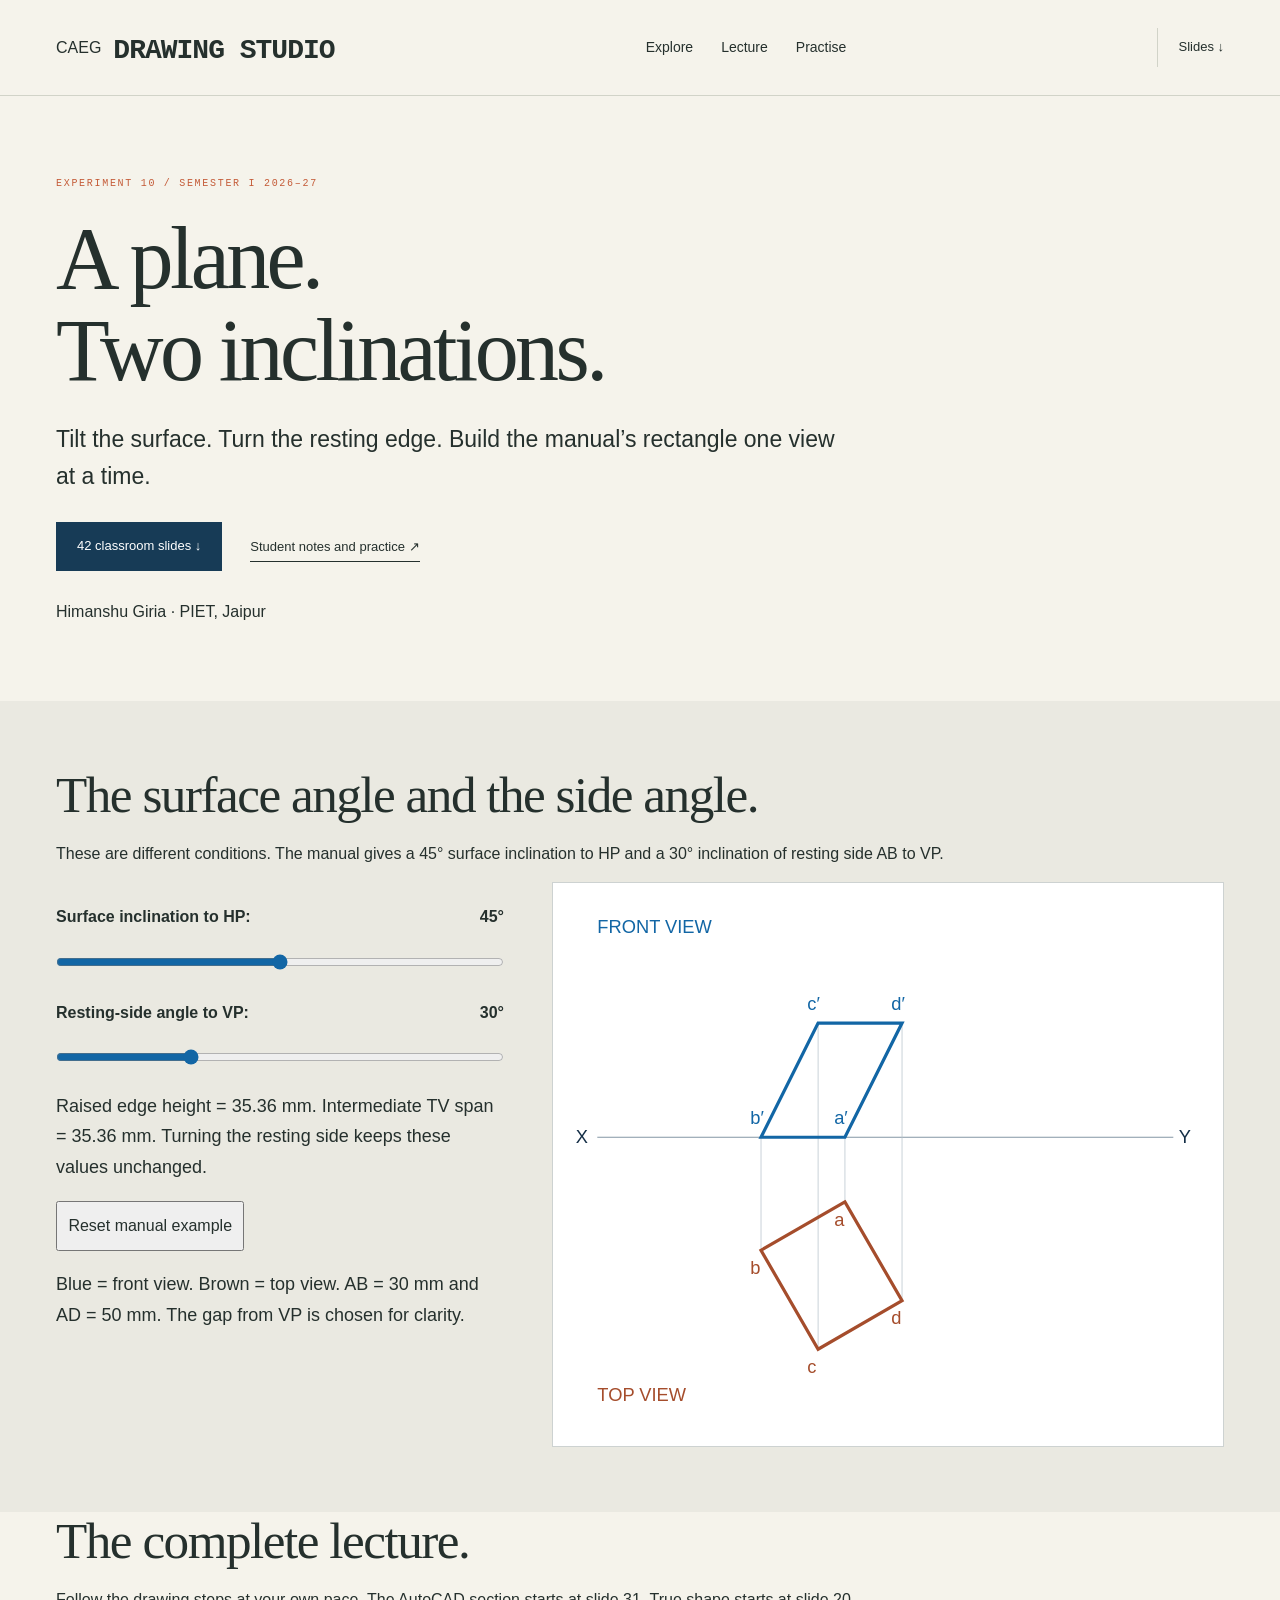
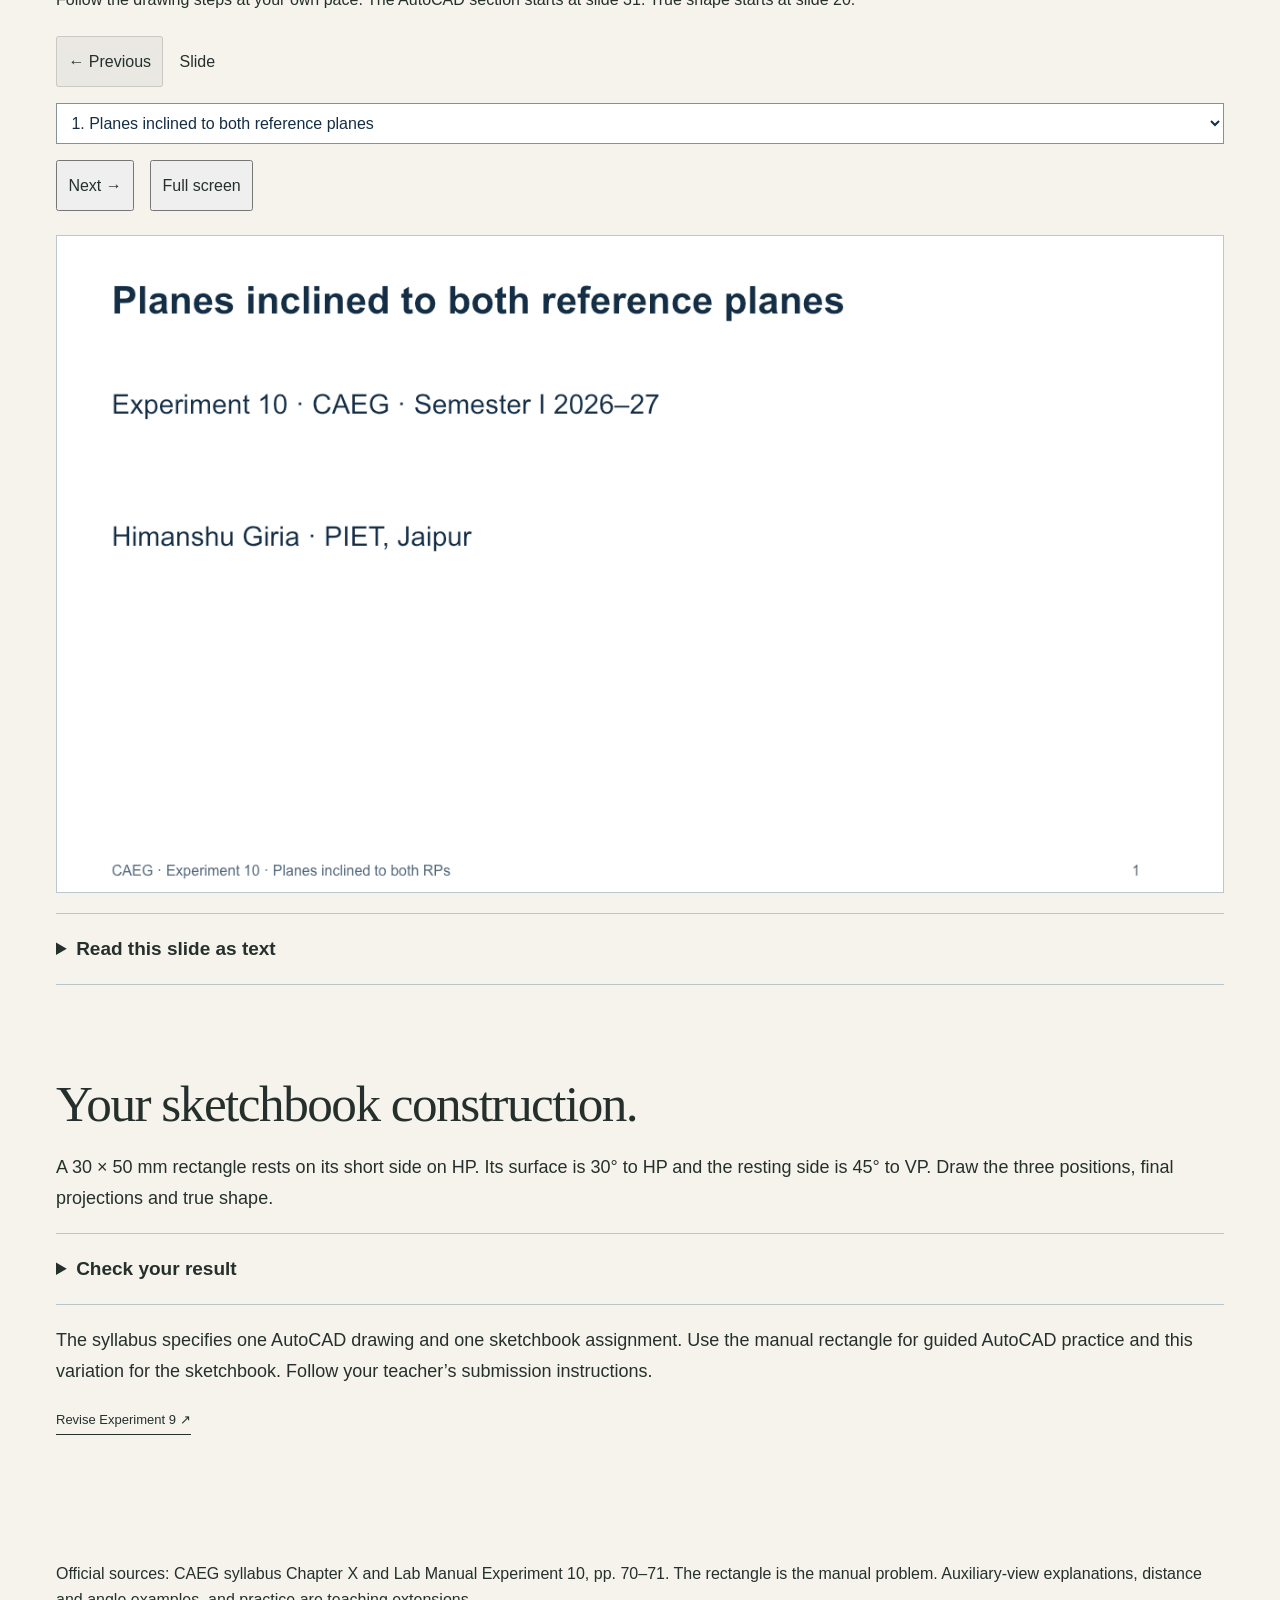
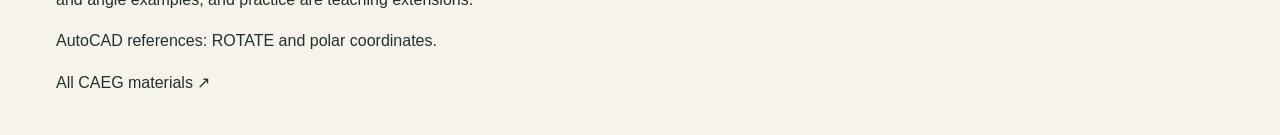
<file: experiment-10.html>
<!doctype html><html lang="en"><head><meta charset="utf-8"><meta name="viewport" content="width=device-width,initial-scale=1"><title>Experiment 10 · Inclined Planes · CAEG</title><meta name="description" content="Step-by-step inclined rectangle construction, auxiliary true shape, perpendicular distance, angle between planes and AutoCAD."><link rel="stylesheet" href="style.css"><link rel="stylesheet" href="planes.css"><link rel="icon" href="assets/favicon.svg"><script defer src="unit10.js"></script><style>.lecture-image{display:block;width:100%;height:auto;border:1px solid #bbc7cf}.lecture-text{font-size:1rem}.lesson-controls{display:flex;gap:1rem;align-items:center;flex-wrap:wrap;margin:1.5rem 0}select,button{font:inherit;padding:.65rem}#viewer:fullscreen{overflow:auto;background:white;padding:2vw}#viewer:fullscreen img{max-height:80vh;object-fit:contain}.wrap section{margin:3rem 0}</style></head><body><a class="skip-link" href="#main">Skip to content</a><header class="site-header"><a class="brand" href="index.html">CAEG<span class="brand-sub">DRAWING STUDIO</span></a><nav><a href="#studio">Explore</a><a href="#lecture">Lecture</a><a href="#practice">Practise</a></nav><a class="header-link" href="materials/planes-advanced.pptx" download>Slides ↓</a></header><main id="main"><section class="wrap plane-intro"><p class="eyebrow orange">EXPERIMENT 10 / SEMESTER I 2026–27</p><h1>A plane.<br>Two inclinations.</h1><p class="lead">Tilt the surface. Turn the resting edge. Build the manual’s rectangle one view at a time.</p><div class="downloads"><a class="button primary" href="materials/planes-advanced.pptx" download>42 classroom slides ↓</a><a class="text-link" href="materials/planes-advanced-notes.pdf" target="_blank" rel="noopener">Student notes and practice ↗</a></div><p>Himanshu Giria · PIET, Jaipur</p></section><section class="studio-band" id="studio"><div class="wrap"><h2>The surface angle and the side angle.</h2><p>These are different conditions. The manual gives a 45° surface inclination to HP and a 30° inclination of resting side AB to VP.</p><div class="plane-layout"><div class="controls"><label for="tilt">Surface inclination to HP: <output id="tilt-value">45°</output></label><input id="tilt" type="range" min="5" max="85" step="5" value="45"><label for="side">Resting-side angle to VP: <output id="side-value">30°</output></label><input id="side" type="range" min="5" max="90" step="5" value="30"><p id="readout" aria-live="polite"></p><button id="reset" type="button">Reset manual example</button><p>Blue = front view. Brown = top view. AB = 30 mm and AD = 50 mm. The gap from VP is chosen for clarity.</p></div><div class="drawing"><svg id="drawing" viewBox="0 0 600 500" role="img" aria-label="Front and top views of the inclined rectangle"></svg></div></div></div></section><section class="wrap" id="lecture"><h2>The complete lecture.</h2><p>Follow the drawing steps at your own pace. The AutoCAD section starts at slide 31. True shape starts at slide 20.</p><div id="viewer"><div class="lesson-controls"><button id="prev" type="button">← Previous</button><label for="slide">Slide</label><select id="slide"></select><button id="next" type="button">Next →</button><button id="full" type="button">Full screen</button></div><img id="slide-image" class="lecture-image" alt=""><details><summary>Read this slide as text</summary><div id="slide-text" class="lecture-text"></div></details></div></section><section class="wrap" id="practice"><h2>Your sketchbook construction.</h2><p>A 30 × 50 mm rectangle rests on its short side on HP. Its surface is 30° to HP and the resting side is 45° to VP. Draw the three positions, final projections and true shape.</p><details><summary>Check your result</summary><p>Intermediate TV: 43.30 × 30 mm. Raised-edge height: 25 mm. Final TV resting side: 45° to XY. True shape: 30 × 50 mm.</p></details><p>The syllabus specifies one AutoCAD drawing and one sketchbook assignment. Use the manual rectangle for guided AutoCAD practice and this variation for the sketchbook. Follow your teacher’s submission instructions.</p><a class="text-link" href="experiment-09.html">Revise Experiment 9 ↗</a></section></main><footer class="wrap"><p>Official sources: CAEG syllabus Chapter X and Lab Manual Experiment 10, pp. 70–71. The rectangle is the manual problem. Auxiliary-view explanations, distance and angle examples, and practice are teaching extensions.</p><p>AutoCAD references: <a href="https://help.autodesk.com/cloudhelp/2025/ENU/AutoCAD-Core/files/GUID-1C265537-FBAC-48D5-B448-B72E777071E5.htm">ROTATE</a> and <a href="https://help.autodesk.com/cloudhelp/2025/ENG/AutoCAD-Core/files/GUID-58C1D97C-A9B3-4C3C-AC1B-95BE3DF2EDB9.htm">polar coordinates</a>.</p><a href="index.html#library">All CAEG materials ↗</a></footer></body></html>
</file>
<file: style.css>
:root{--paper:#f5f3eb;--white:#fffef9;--ink:#25302d;--muted:#69746d;--blue:#214d68;--navy:#173b56;--orange:#c45b38;--rule:#d1d3c8;--grid:#dce2dc;--mono:'SFMono-Regular',Consolas,'Liberation Mono',monospace;--serif:Georgia,'Times New Roman',serif;--sans:Arial,Helvetica,sans-serif}*{box-sizing:border-box}html{scroll-behavior:smooth;scroll-padding-top:94px}body{margin:0;background:var(--paper);color:var(--ink);font-family:var(--sans);font-size:16px;line-height:1.6}button,input,select{font:inherit}a{color:inherit;text-decoration:none}button,a,input,select,summary{-webkit-tap-highlight-color:transparent}button{cursor:pointer}button:disabled{cursor:default}button:focus-visible,a:focus-visible,input:focus-visible,select:focus-visible,summary:focus-visible{outline:2px solid var(--orange);outline-offset:5px}button{color:inherit}img,svg{max-width:100%}[hidden]{display:none!important}.wrap{width:min(1320px,calc(100% - 112px));margin:auto}.site-header{height:96px;max-width:1536px;padding:0 56px;margin:auto;display:flex;align-items:center;justify-content:space-between;gap:32px;border-bottom:1px solid var(--rule)}.brand{display:flex;align-items:center;gap:12px;line-height:1;flex-shrink:0}.brand>svg{width:40px;height:44px;color:var(--navy)}.brand>span{font-size:28px;font-weight:700;letter-spacing:-1px}.brand-sub{display:block;font-family:var(--mono);font-size:8px;letter-spacing:1.6px;margin-top:7px;font-weight:400}.site-header nav{display:flex;gap:28px;font-size:14px}.site-header nav a{position:relative;padding:6px 0}.site-header nav a:after{content:'';height:1px;background:var(--ink);width:0;position:absolute;left:0;bottom:2px;transition:width .2s}.site-header nav a:hover:after{width:100%}.header-link{font-size:13px;padding:9px 0 9px 20px;border-left:1px solid var(--rule);white-space:nowrap}.header-link span{margin-left:18px;font-size:20px}.hero{display:grid;grid-template-columns:1fr 1.08fr;gap:60px 35px;padding-top:66px;padding-bottom:0;align-items:center}.eyebrow{font-family:var(--mono);font-size:10px;line-height:1.5;letter-spacing:1.7px;margin:0 0 22px}.tiny-cross{display:inline-block;font-size:20px;line-height:8px;margin-right:8px;color:var(--orange)}h1{font-family:var(--serif);font-size:clamp(55px,5.7vw,86px);line-height:1.06;font-weight:400;letter-spacing:-3.6px;margin:24px 0 30px}h1 em{color:var(--blue);font-weight:400}.hero-description{font-size:17px;color:#5b655f;max-width:435px;margin-bottom:31px;line-height:1.8}.hero-actions{display:flex;align-items:center;gap:25px;flex-wrap:wrap}.button{display:inline-flex;justify-content:center;align-items:center;gap:24px;font-size:13px;min-height:49px;padding:12px 21px}.primary{background:var(--navy);color:#fff}.primary:hover{background:#2d5976}.button span{font-size:20px}.text-link{font-size:13px;background:transparent;border:0;border-bottom:1px solid currentColor;padding:4px 0;display:inline-flex;gap:16px;align-items:center;width:fit-content;line-height:1.65}.text-link:hover{color:var(--orange)}.text-link span{font-size:20px;line-height:1}.instructor{display:flex;align-items:center;gap:14px;margin-top:40px}.instructor-line{width:34px;height:1px;background:var(--orange)}.instructor p{font-size:13px;line-height:1.6;margin:0}.instructor p>span{display:block;font-size:11px;color:var(--muted)}.drawing-sheet{background:#f9f8f1;position:relative;border:1px solid #bdc8c0;box-shadow:10px 10px 0 #e9e9df;transform:rotate(-1deg);background-image:linear-gradient(#cdd8d14a 1px,transparent 1px),linear-gradient(90deg,#cdd8d14a 1px,transparent 1px);background-size:22px 22px;align-self:center}.drawing-sheet>svg{display:block;width:100%;height:auto;margin-top:-8px}.sheet-caption{font-family:var(--mono);font-size:8px;letter-spacing:1.2px;display:flex;justify-content:space-between;padding:18px 20px;border-bottom:1px solid #c4cfc7;background:#f9f8f1e8}.sheet-titleblock{display:grid;grid-template-columns:1.5fr 1.2fr .45fr;border-top:1px solid #bdc8c0;background:#f9f8f1}.sheet-titleblock>div{font-family:var(--mono);font-size:7px;letter-spacing:1px;padding:8px 13px;border-right:1px solid #bdc8c0}.sheet-titleblock>div:last-child{border:0}.sheet-titleblock span{display:block;font-size:9px;letter-spacing:0;margin-top:3px}.registration{position:absolute;width:16px;height:16px;pointer-events:none}.registration:before,.registration:after{content:'';position:absolute;background:var(--blue)}.registration:before{width:24px;height:1px;top:7px;left:-4px}.registration:after{height:24px;width:1px;left:7px;top:-4px}.top-left{top:-8px;left:-8px}.bottom-right{bottom:-8px;right:-8px}.hero-foot{grid-column:1/-1;display:flex;justify-content:space-between;padding:25px 0 29px;border-top:1px solid var(--rule);font-family:var(--mono);font-size:11px;color:var(--orange)}.hero-foot b{font-family:var(--sans);font-weight:400;color:var(--muted);font-size:12px;margin-left:15px}.studio-section{background:#e9eee8;border-top:1px solid #ced8d0;border-bottom:1px solid #ced8d0;padding:78px 0 86px}.section-heading{display:flex;justify-content:space-between;align-items:flex-end;gap:40px;margin-bottom:38px}.section-heading .eyebrow{margin-bottom:13px;color:var(--muted)}h2{font-family:var(--serif);font-size:clamp(35px,3.5vw,48px);line-height:1.14;font-weight:400;letter-spacing:-1.5px;margin:0}.section-heading>p{font-size:13px;line-height:1.8;color:var(--muted);margin:0 0 2px}.studio-tabs{display:flex;gap:36px;border-bottom:1px solid #bac7bc;margin-bottom:0}.studio-tabs>button{border:0;background:none;padding:18px 0;font-size:14px;position:relative;color:var(--muted)}.studio-tabs>button>span{font-family:var(--mono);font-size:11px;margin-right:10px}.studio-tabs>button[aria-selected=true]{color:var(--navy);font-weight:700}.studio-tabs>button[aria-selected=true]:after{content:'';height:3px;background:var(--navy);position:absolute;bottom:-1px;left:0;right:0}.studio-panel{display:grid;grid-template-columns:.8fr 1.35fr;gap:70px;padding-top:43px;align-items:start}.studio-notes{padding-top:13px}.orange{color:var(--orange)}h3{font-family:var(--serif);font-weight:400;font-size:37px;line-height:1.2;letter-spacing:-1px;margin:15px 0 21px}.studio-notes>p:not(.eyebrow):not(.small-note){color:#56635b;font-size:14px;line-height:1.85}.studio-notes .small-note{margin-top:25px}.small-note{font-size:11px;line-height:1.8;color:var(--muted)}.diagram-surface{background:#fafaf5;border:1px solid #bfcdbf;background-image:linear-gradient(#cbd6cb33 1px,transparent 1px),linear-gradient(90deg,#cbd6cb33 1px,transparent 1px);background-size:22px 22px;overflow:hidden}.diagram-head{display:flex;justify-content:space-between;align-items:center;gap:15px;padding:13px 18px;border-bottom:1px solid #c6d0c4;font-family:var(--mono);font-size:9px;letter-spacing:.6px;background:#f8f9f2}.diagram-head>span:last-child{color:var(--orange)}.diagram-surface>svg{display:block;width:100%;height:auto}.diagram-key{display:flex;gap:19px;padding:14px 18px;background:#fafaf5;border-top:1px solid #c6d0c4;font-size:9px;flex-wrap:wrap;color:#627166}.diagram-key>span{display:flex;align-items:center;gap:6px}.diagram-key i{width:20px;display:inline-block;border-top:1.5px solid var(--navy)}.diagram-key .dash-key{border-top-style:dashed}.diagram-key .construction-key{border-color:#acbba8}.mode-control{border:0;padding:0;display:flex;gap:0;margin:22px 0}.mode-control legend{font-family:var(--mono);font-size:9px;text-transform:uppercase;letter-spacing:1px;margin-bottom:9px}.mode-control label{position:relative;cursor:pointer}.mode-control label input{position:absolute;width:1px;height:1px;opacity:0}.mode-control span{display:inline-block;border:1px solid #9eafa1;background:transparent;padding:9px 19px;font-size:12px}.mode-control label+label span{border-left:0}.mode-control input:checked+span{background:var(--navy);border-color:var(--navy);color:#fff}.mode-control input:focus-visible+span{outline:2px solid var(--orange);outline-offset:3px}.principle{border-left:2px solid var(--orange);padding-left:15px}.preset-row{display:flex;gap:7px;margin:20px 0}.preset-row>button{background:transparent;border:1px solid #a7b8a9;padding:7px 10px;font-size:11px}.preset-row>button.active{color:white;background:var(--navy);border-color:var(--navy)}.slider-label{display:flex;justify-content:space-between;font-size:11px;font-family:var(--mono);margin-top:25px}input[type=range]{width:100%;accent-color:var(--orange);margin:12px 0 3px}.conic-readings{display:grid;grid-template-columns:1fr 1fr 1.3fr;margin:0 18px;border-top:1px solid var(--rule);border-bottom:1px solid var(--rule);padding:14px 0;gap:15px;font-family:var(--mono);font-size:9px;color:var(--muted)}.conic-readings span{display:block;font-size:15px;color:var(--ink);margin-top:4px}.view-note{padding:0 18px}.rf-fields{padding:0;border:0;display:flex;gap:10px;align-items:flex-end;margin:23px 0 15px}.rf-fields legend{font-size:11px;margin-bottom:8px;font-family:var(--mono)}.rf-fields label{width:100px}.rf-fields label span{font-size:10px;display:block;color:var(--muted)}.rf-fields input,.scale-length-fields input,.scale-length-fields select,select{width:100%;border:1px solid #afbeb0;border-radius:0;background:#f7f8f1;color:var(--ink);padding:9px;font-size:13px;min-height:40px}.ratio-colon{font-size:22px;padding-bottom:6px}.scale-length-fields{display:flex;gap:10px;align-items:flex-end}.scale-length-fields label{font-size:11px;flex:1}.scale-length-fields label:last-child{flex:0 0 70px}.scale-length-fields input,.scale-length-fields select{display:block;margin-top:5px}.scale-result{padding:42px 35px 0}.scale-result>span{display:block;font-family:var(--mono);font-size:10px;letter-spacing:1.5px;color:var(--muted);text-transform:uppercase}.scale-result output{font-family:var(--serif);font-size:86px;letter-spacing:-4px;line-height:1.3;color:var(--navy)}.scale-result small{font-size:28px;letter-spacing:-1px}.scale-result p{font-size:13px;font-family:var(--mono);color:var(--muted);margin-top:6px}.scale-surface>.view-note{padding-bottom:18px}.form-error{padding:0 20px;font-size:12px;color:#9e3217}.course-section{padding-top:88px;padding-bottom:90px}.course-layout{display:grid;grid-template-columns:245px 1fr;gap:95px}.large-number{font-family:var(--serif);font-size:115px;line-height:1.05;letter-spacing:-6px;color:var(--blue)}.course-aside>p{font-size:13px;color:var(--muted);max-width:180px}.course-aside .small-note{font-size:11px;max-width:185px;margin-top:29px}.course-stamp{display:inline-flex;flex-direction:column;border:1px solid var(--blue);padding:16px 24px;text-align:center;color:var(--blue);font-family:var(--mono);font-size:24px;transform:rotate(-5deg);margin:26px 0 8px;line-height:1.4}.course-stamp span{font-size:10px;letter-spacing:1px}.course-stamp small{font-size:11px;border-top:1px solid var(--blue);margin-top:7px;padding-top:6px}.course-list{border-top:1px solid var(--rule)}.course-list details{border-bottom:1px solid var(--rule)}.course-list summary{list-style:none;cursor:pointer;display:flex;gap:27px;align-items:center;padding:18px 0}.course-list summary::-webkit-details-marker{display:none}.unit-number{font-family:var(--mono);font-size:13px;color:var(--orange);width:25px;flex-shrink:0}.unit-title{font-size:15px;flex:1;font-weight:400}.unit-marker{font-size:20px;color:var(--muted);padding:0 10px}.course-list details[open] .unit-marker{transform:rotate(45deg)}.course-list details[open] summary .unit-title{color:var(--blue);font-weight:700}.course-list details>div{padding:0 35px 22px 52px;font-size:13px;color:#59665e;line-height:1.9}.course-list details a{color:var(--blue);display:inline-block;margin-top:10px;border-bottom:1px solid #b2c0b8}.library-section{background:#f0eee4;border-top:1px solid var(--rule);border-bottom:1px solid var(--rule);padding:79px 0 72px}.library-toolbar{display:flex;justify-content:space-between;gap:20px;align-items:center;border-bottom:1px solid #afb8a9;padding-bottom:17px}.filter-group{display:flex;gap:23px}.filter-group button{border:0;padding:7px 0;background:none;font-size:12px;color:var(--muted)}.filter-group button.active{color:var(--navy);font-weight:700}.search-field{display:flex;align-items:center;gap:10px;border-bottom:1px solid #acb7aa;padding:7px 0;max-width:245px}.search-field svg{width:17px;height:17px;fill:none;stroke:var(--muted);stroke-width:1.2}.search-field input{border:0;outline:none;background:none;font-size:12px;width:100%;color:var(--ink);min-width:0}.resource-row{display:grid;grid-template-columns:70px 1fr 150px;gap:25px;align-items:center;border-bottom:1px solid #cad0c1;padding:27px 0}.resource-icon{font-family:var(--mono);font-size:10px;letter-spacing:.5px;border:1px solid #aebba9;width:49px;height:61px;display:flex;align-items:flex-end;padding:7px;position:relative;color:var(--blue);background:#f8f6ee}.resource-icon:after{content:'';width:12px;height:12px;border-left:1px solid #aebba9;border-bottom:1px solid #aebba9;position:absolute;right:-1px;top:-1px;background:#f0eee4}.resource-meta{font-family:var(--mono);font-size:9px;letter-spacing:1px;color:var(--orange);margin:0 0 4px}.resource-row h3{font-size:23px;margin:0 0 6px;letter-spacing:-.4px}.resource-description{font-size:12px;color:var(--muted);margin:0;max-width:660px}.resource-link{font-size:12px;justify-self:end;border-bottom:1px solid var(--ink);padding:5px 0}.resource-link span{margin-left:18px;font-size:18px}.empty-resources{padding:32px 0;font-size:14px;color:var(--muted)}.library-section #resource-count{margin-top:17px}.viva-section{display:grid;grid-template-columns:.8fr 1.3fr;gap:90px;padding-top:94px;padding-bottom:100px;align-items:start}.viva-intro h2{font-size:49px}.viva-intro>p:not(.eyebrow){font-size:14px;color:var(--muted);max-width:330px;line-height:1.9;margin:23px 0}.select-label{display:block;font-family:var(--mono);font-size:10px;max-width:310px;margin-top:28px}.select-label select{display:block;margin-top:8px;font-family:var(--sans)}.viva-intro .small-note{font-size:11px!important;max-width:290px}.viva-sheet{border:1px solid #bfc7b9;background:#fcfbf5;padding:27px 30px 0;box-shadow:7px 7px 0 #e9e7dc;min-height:430px;display:flex;flex-direction:column}.viva-top{display:flex;justify-content:space-between;align-items:center;gap:15px;border-bottom:1px solid var(--rule);padding-bottom:15px;font-family:var(--mono);font-size:9px;letter-spacing:1px;color:var(--blue)}.shuffle-button{background:none;border:0;font-family:var(--mono);font-size:10px;color:var(--muted);display:flex;gap:12px;align-items:center}.shuffle-button span{font-size:20px}.viva-counter{font-family:var(--mono);font-size:10px;color:var(--orange);margin:25px 0 0}.viva-sheet h3{font-size:30px;line-height:1.35;min-height:100px;margin:14px 0 23px}.viva-sheet>.text-link{font-size:12px}.viva-sheet #viva-answer{font-size:14px;line-height:1.8;color:var(--blue);border-left:2px solid var(--orange);padding-left:17px;margin:22px 0 5px}.viva-navigation{display:flex;justify-content:space-between;align-items:center;gap:15px;border-top:1px solid var(--rule);margin-top:30px;padding:17px 0;font-size:11px}.viva-navigation>button{background:none;border:0;padding:0;font-size:11px;white-space:nowrap}.viva-navigation>span{font-size:10px;color:var(--muted);font-family:var(--mono)}.viva-navigation>button:disabled{opacity:.3}.closing-strip{background:var(--navy);color:#f6f3e8}.closing-strip>.wrap{display:flex;justify-content:space-between;align-items:center;gap:30px;padding-top:37px;padding-bottom:37px}.closing-strip p{font-family:var(--serif);font-size:29px;margin:0;letter-spacing:-.5px}.closing-strip a{font-size:12px}.closing-strip a>span{font-size:19px;margin-left:15px}footer{padding-top:53px;padding-bottom:26px}.footer-main{display:flex;justify-content:space-between;align-items:flex-start;gap:40px;margin-bottom:31px}.footer-brand{font-size:30px;font-weight:700;letter-spacing:-1px;line-height:1.2}.footer-brand>span{display:block;font-family:var(--mono);font-size:8px;letter-spacing:1px;font-weight:400;margin-top:5px}.footer-main>p{font-size:11px;text-align:right;line-height:1.9;color:var(--muted);margin:0}.footer-titleblock{border:1px solid var(--rule);display:grid;grid-template-columns:1fr 1.5fr 2fr}.footer-titleblock>div{border-right:1px solid var(--rule);padding:11px 17px;font-family:var(--mono);font-size:8px;color:var(--muted);letter-spacing:1px}.footer-titleblock>div:last-child{border:0}.footer-titleblock span{display:block;color:var(--ink);font-size:10px;letter-spacing:.3px;margin-top:3px}.source-note{font-size:10px;line-height:1.8;color:var(--muted);margin-top:16px}.skip-link{position:absolute;left:20px;top:-60px;z-index:10;background:var(--navy);color:white;padding:10px}.skip-link:focus{top:10px}.sr-only{position:absolute;width:1px;height:1px;overflow:hidden;clip-path:inset(50%);white-space:nowrap}.diagram-surface svg text,.drawing-sheet svg text{font-family:var(--mono)}.diagram-surface svg .edge{stroke:var(--navy);stroke-width:2;fill:none;stroke-linejoin:round}.diagram-surface svg .guide{stroke:#aabbac;stroke-width:1;fill:none;stroke-dasharray:6 6}.diagram-surface svg .label{font-size:12px;letter-spacing:1px;fill:#4c6658}.diagram-surface svg .dimension{stroke:var(--orange);stroke-width:1;fill:none}.diagram-surface svg .dim-label{fill:var(--orange);font-size:12px}.diagram-surface svg .view-shape{fill:#e9eee7;stroke:var(--navy);stroke-width:2}.diagram-surface svg .hidden{stroke:var(--navy);stroke-width:1.4;stroke-dasharray:6 5}.diagram-surface svg .view-group{transition:transform .45s ease}.diagram-surface svg .label-bg{fill:#fafaf5}
@media(min-width:1500px){.hero{padding-top:83px;gap:75px 65px}.hero-description{font-size:18px}.drawing-sheet{max-width:660px}}@media(max-width:1180px){.wrap{width:calc(100% - 72px)}.site-header{padding:0 36px;gap:20px}.site-header nav{gap:19px}.header-link{display:none}.hero{gap:45px 25px;padding-top:54px}h1{font-size:67px;letter-spacing:-3px}.hero-description{font-size:15px}.hero-actions{gap:16px}.instructor{margin-top:28px}.studio-panel{gap:35px;grid-template-columns:.85fr 1.15fr}.studio-notes h3{font-size:33px}.course-layout{gap:60px;grid-template-columns:200px 1fr}.viva-section{gap:50px}.viva-intro h2{font-size:43px}}@media(max-width:900px){.site-header nav{gap:17px;font-size:12px}.hero{grid-template-columns:1fr 1fr;align-items:start}.hero-copy{padding-top:8px}h1{font-size:56px;letter-spacing:-2px}.hero .eyebrow{font-size:8px;letter-spacing:.9px}.hero-description{font-size:14px}.hero-actions{gap:16px}.button{padding:12px 15px;font-size:12px;gap:12px}.instructor{margin-top:28px}.sheet-caption{font-size:6px;padding:12px}.sheet-titleblock>div{font-size:6px;padding:6px 8px}.sheet-titleblock span{font-size:7px}.hero-foot{gap:20px}.hero-foot b{display:block;margin:5px 0 0;font-size:10px}.studio-panel{grid-template-columns:1fr;gap:30px}.studio-notes{display:grid;grid-template-columns:1fr 1fr;gap:0 40px}.studio-notes .eyebrow,.studio-notes h3{grid-column:1}.studio-notes h3{font-size:39px;margin-top:0}.studio-notes>p:not(.eyebrow){grid-column:1}.studio-notes .mode-control,.studio-notes .preset-row,.studio-notes .slider-label,.studio-notes input[type=range],.studio-notes form{grid-column:2}.studio-notes .mode-control{grid-row:2;align-self:start;margin-top:8px}.studio-notes .principle{grid-column:2!important;grid-row:3;margin-top:0}.studio-notes .small-note{grid-column:2!important}.studio-notes>.text-link{grid-column:1;grid-row:5;align-self:start}.studio-notes .preset-row{grid-row:2;align-self:start;margin-top:8px}.studio-notes .slider-label{grid-row:3}.studio-notes input[type=range]{grid-row:4;align-self:start}.studio-notes #conic-explanation{grid-row:5}.studio-notes #conic-explanation+.small-note{grid-row:6}.studio-notes form{grid-row:2/5}.diagram-surface{max-width:760px;width:100%;margin:auto}.course-layout{gap:40px;grid-template-columns:140px 1fr}.course-aside .large-number{font-size:95px}.course-aside>p{font-size:12px}.course-stamp{padding:12px 20px}.resource-row{grid-template-columns:50px 1fr 112px;gap:20px}.resource-row h3{font-size:21px}.resource-description{font-size:11px}.viva-section{gap:38px}.viva-intro h2{font-size:36px}.viva-sheet{padding:22px 23px 0}.viva-sheet h3{font-size:26px}.viva-navigation>span{display:none}.closing-strip p{font-size:24px}}@media(max-width:650px){html{scroll-padding-top:20px}.wrap{width:calc(100% - 40px)}.site-header{height:79px;padding:0 20px;gap:20px;flex-wrap:wrap}.brand>svg{width:29px;height:35px}.brand{gap:8px}.brand>span{font-size:23px}.brand-sub{font-size:6px;margin-top:5px;letter-spacing:1px}.site-header nav{gap:13px;font-size:10px}.site-header nav>a:first-child{display:none}.hero{grid-template-columns:1fr;gap:35px;padding-top:37px}.hero .eyebrow{font-size:8px;letter-spacing:1.1px;margin-bottom:20px}h1{font-size:69px;margin:20px 0 22px}.hero-description{max-width:450px;font-size:15px;margin-bottom:24px}.hero-actions{gap:21px}.instructor{margin-top:28px}.drawing-sheet{margin:6px 5px 0;max-width:540px;transform:rotate(-.7deg)}.sheet-caption{font-size:7px}.sheet-titleblock>div{font-size:6px;padding:8px 11px}.sheet-titleblock span{font-size:8px}.hero-foot{display:grid;grid-template-columns:1fr 1fr;gap:20px;padding:24px 0}.hero-foot b{font-size:11px;display:inline;margin-left:10px}.studio-section{padding:47px 0 52px}.section-heading{display:block;margin-bottom:24px}.section-heading .eyebrow{font-size:9px}.section-heading h2{font-size:36px}.section-heading>p{margin:15px 0 0;font-size:12px}.section-heading>p br{display:none}.studio-tabs{gap:24px;justify-content:space-between}.studio-tabs>button{font-size:11px;padding:15px 0;white-space:nowrap}.studio-tabs>button>span{font-size:9px;margin-right:5px}.studio-panel{padding-top:25px;gap:25px}.studio-notes{display:block;padding:0}.studio-notes h3{font-size:34px;margin-bottom:14px}.studio-notes>p:not(.eyebrow):not(.small-note){font-size:13px}.studio-notes h3 br{display:none}.studio-notes .small-note{margin-top:20px}.studio-notes .eyebrow{margin-bottom:14px}.mode-control{margin:20px 0}.studio-notes .mode-control{margin-top:20px}.studio-notes .principle{margin-top:19px!important}.diagram-head{padding:11px 12px;font-size:7px;letter-spacing:0}.diagram-key{font-size:8px;gap:12px;padding:11px}.diagram-key i{width:14px}.view-note{font-size:10px}.course-section{padding-top:49px;padding-bottom:49px}.course-layout{display:block}.course-aside{display:none}.course-list summary{gap:17px;padding:17px 0}.unit-title{font-size:13px}.unit-number{font-size:11px}.course-list details>div{font-size:12px;padding-left:42px;padding-right:15px}.library-section{padding:49px 0 42px}.library-toolbar{flex-wrap:wrap;gap:13px}.filter-group{gap:24px}.filter-group button{font-size:11px}.search-field{max-width:none;width:100%}.resource-row{grid-template-columns:40px 1fr;gap:15px;padding:21px 0}.resource-icon{width:36px;height:47px;font-size:8px;padding:5px}.resource-meta{font-size:8px}.resource-row h3{font-size:21px}.resource-description{font-size:11px}.resource-link{grid-column:2;justify-self:start;margin-top:-7px;font-size:11px}.resource-link span{font-size:14px}.viva-section{display:block;padding-top:50px;padding-bottom:57px}.viva-intro h2{font-size:40px}.viva-intro h2 br{display:none}.viva-intro>p:not(.eyebrow){max-width:none;font-size:13px}.viva-intro .select-label{max-width:none}.viva-intro .small-note{max-width:none}.viva-sheet{margin-top:30px;min-height:390px;padding:22px 20px 0}.viva-sheet h3{font-size:27px;min-height:110px}.viva-sheet #viva-answer{font-size:13px}.viva-top{font-size:8px}.viva-counter{font-size:9px}.closing-strip>.wrap{display:block;padding-top:28px;padding-bottom:28px}.closing-strip p{font-size:26px;max-width:280px;line-height:1.3}.closing-strip a{display:inline-block;margin-top:20px;font-size:11px}footer{padding-top:32px}.footer-main{gap:25px;align-items:flex-start;margin-bottom:25px}.footer-main>p{font-size:9px;line-height:1.8;max-width:215px}.footer-brand{font-size:26px}.footer-brand>span{font-size:6px}.footer-titleblock{grid-template-columns:1fr 1.8fr}.footer-titleblock>div{padding:9px 11px;font-size:6px}.footer-titleblock span{font-size:8px}.footer-titleblock>div:last-child{grid-column:1/-1;border-top:1px solid var(--rule)}.source-note{font-size:9px}.scale-result{padding:25px 22px 0}.scale-result output{font-size:72px}.scale-result p{font-size:10px}.conic-readings{gap:8px;padding:12px 0;font-size:7px}.conic-readings span{font-size:12px}.rf-fields label{width:110px}}
@media(prefers-reduced-motion:reduce){html{scroll-behavior:auto}*,*:before,*:after{transition:none!important;animation:none!important}}

@media(max-width:650px){h1{font-size:58px;letter-spacing:-2.6px}#projection-svg .label{font-size:22px}#projection-svg .dim-label{font-size:20px}#conic-svg text{font-size:17px}.preset-row>button{min-height:38px}}
</file>
<file: points.css>
.point-intro{display:grid;grid-template-columns:1fr 1fr;gap:15px 70px;padding-top:60px;padding-bottom:60px}.point-intro>.eyebrow{grid-column:1/-1;margin-bottom:0}.point-intro h1{margin:20px 0;font-size:86px}.intro-side{align-self:center;max-width:520px}.intro-side>p{font-size:16px;color:var(--muted)}.intro-side .small-note{font-size:12px}.point-rules{display:grid;grid-template-columns:1fr 1fr;gap:30px 70px;padding-top:35px;padding-bottom:44px;border-top:1px solid var(--rule)}.point-rules h2{font-size:31px;letter-spacing:-.8px;margin:10px 0 18px}.point-rules p{font-size:15px}.rule-number{font-family:var(--mono);color:var(--orange);font-size:12px}.unfold-note{grid-column:1/-1;color:var(--muted);max-width:980px;border-top:1px solid var(--rule);padding-top:22px}.point-workspace{background:#e9eee8;border-block:1px solid #ced8d0;padding:70px 0}.point-layout{display:grid;grid-template-columns:340px 1fr;gap:70px;align-items:start}.point-controls .select-label{max-width:none;margin-top:0}.distance-control{padding:0;margin:25px 0;border:0;display:grid;grid-template-columns:1fr 95px;gap:10px}.distance-control legend{font-size:13px;margin-bottom:8px}.distance-control label{position:relative}.distance-control input{width:100%;padding:9px 30px 9px 9px;min-height:43px;border:1px solid #afbeb0;background:#f7f8f1;color:var(--ink);border-radius:0}.distance-control label>span:last-child:not(.sr-only){position:absolute;right:8px;top:11px;font-size:12px;color:var(--muted);pointer-events:none}.distance-control input:disabled{opacity:.5}.construction-steps{margin:28px 0}.construction-steps p{font-family:var(--mono);font-size:10px;letter-spacing:.8px}.construction-steps button{display:block;text-align:left;width:100%;background:none;border:0;border-top:1px solid #bdcbbb;font-size:13px;padding:11px 5px}.construction-steps button:last-child{border-bottom:1px solid #bdcbbb}.construction-steps button[aria-pressed=true]{color:var(--navy);font-weight:bold;border-left:3px solid var(--orange);padding-left:12px}.point-controls .principle{font-size:14px;line-height:1.8}.point-controls .form-error{padding:0}.point-sheet{width:100%;max-width:800px}.point-readings{margin:0 20px;display:grid;grid-template-columns:1fr 1fr;gap:18px;border-block:1px solid var(--rule);padding:17px 0}.point-readings span{font-family:var(--mono);font-size:9px;color:var(--muted)}.point-readings strong{display:block;font-size:17px;font-weight:400;line-height:1.45;color:var(--navy)}.point-readings>div:last-child strong{color:#a34c31}.diagram-key .point-tv-key{border-color:var(--orange)}.point-sheet .diagram-key{border-top:0}.point-method,.point-autocad{padding-block:75px}.method-list{list-style:none;counter-reset:step;margin:0;padding:0}.method-list li{position:relative;counter-increment:step;padding:24px 0 24px 65px;border-top:1px solid var(--rule);display:grid;grid-template-columns:240px 1fr;gap:35px}.method-list li:before{content:'0' counter(step);position:absolute;left:0;top:27px;font-family:var(--mono);color:var(--orange);font-size:13px}.method-list h3{font-size:26px;margin:0;line-height:1.5}.method-list p{margin:0;font-size:15px;color:#56635b}.point-examples{padding-block:70px;background:#f0eee4;border-block:1px solid var(--rule)}.point-table-scroll{overflow-x:auto;margin-top:22px}.point-examples table{border-collapse:collapse;width:100%;text-align:left;font-size:14px}.point-examples th{font-size:11px;font-family:var(--mono);font-weight:400;color:var(--muted)}.point-examples th,.point-examples td{border-bottom:1px solid #c7cfc1;padding:17px 18px 17px 0;vertical-align:top}.point-examples td:first-child{min-width:90px}.point-examples td:nth-child(2){min-width:230px}.point-examples .answer-column{min-width:160px}.point-example-button{background:transparent;border:0;padding:0 0 1px;border-bottom:1px solid var(--blue);color:var(--blue);font-size:17px}.lesson-detail{border-bottom:1px solid var(--rule);padding:17px 0}.lesson-detail summary{cursor:pointer;font-size:15px}.lesson-detail p{font-size:15px;max-width:900px;color:var(--blue);line-height:1.9;margin-bottom:5px}.cad-intro{display:grid;grid-template-columns:1fr 1fr;gap:60px;margin-bottom:30px;color:var(--muted);font-size:15px}.cad-intro p{margin-top:0}.cad-note{font-size:14px;color:var(--blue);border-left:2px solid var(--orange);padding-left:18px}.point-autocad code{font-family:var(--mono);font-size:13px;background:#e6ebe2;padding:2px 4px;white-space:nowrap}.point-autocad .small-note a,.source-note a{text-decoration:underline}.point-record{background:var(--navy);color:var(--paper);padding-block:55px}.point-record h2{max-width:800px}.point-record p:not(.eyebrow){max-width:900px;font-size:16px;line-height:1.9}.point-record .eyebrow{color:#c7d4c7}.point-check{padding-block:70px}.point-check h2{margin-bottom:30px;max-width:950px}.new-lesson-strip{border-top:1px solid var(--rule);border-bottom:1px solid var(--rule);padding-block:25px;display:flex;align-items:center;justify-content:space-between;gap:35px;margin-bottom:40px}.new-lesson-strip .eyebrow{margin-bottom:8px;color:var(--orange)}.new-lesson-strip h2{font-size:28px;letter-spacing:-.5px}.new-lesson-strip .text-link{white-space:nowrap}
@media(max-width:1100px){.point-layout{grid-template-columns:285px 1fr;gap:35px}.point-intro{gap:20px 35px}.point-intro h1{font-size:73px}.method-list li{grid-template-columns:190px 1fr;gap:25px}}
@media(max-width:800px){.point-layout{grid-template-columns:1fr}.point-controls{display:grid;grid-template-columns:1fr 1fr;gap:0 30px}.point-controls>.select-label{grid-column:1/-1}.construction-steps{grid-column:1}.point-controls>.principle{align-self:center}.point-controls>.small-note{grid-column:1/-1}.point-sheet{max-width:730px}.point-intro h1{font-size:65px}.point-rules{gap:20px 35px}.point-rules h2{font-size:27px}.method-list li{grid-template-columns:1fr;gap:12px}.cad-intro{gap:30px}}
@media(max-width:650px){.point-intro{display:block;padding-block:36px}.point-intro h1{font-size:65px;line-height:1.02}.intro-side{margin-top:25px}.intro-side>p{font-size:14px}.point-rules{display:block;padding-block:20px}.point-rules>div{margin:20px 0 30px}.point-rules h2{font-size:27px}.point-rules p{font-size:14px}.point-workspace{padding-block:45px}.point-controls{display:block}.point-controls>.select-label{margin-bottom:24px}.distance-control{margin:20px 0}.point-controls .small-note{font-size:11px}.point-sheet svg text{font-size:22px}.point-readings{gap:10px;margin-inline:12px}.point-readings strong{font-size:15px}.point-readings span{font-size:8px}.point-method,.point-autocad,.point-examples,.point-check{padding-block:45px}.method-list li{padding-left:40px}.method-list h3{font-size:24px}.method-list p{font-size:14px}.cad-intro{display:block;font-size:14px}.point-record{padding-block:40px}.point-record p:not(.eyebrow){font-size:14px}.point-examples th,.point-examples td{padding-block:14px;font-size:13px}.new-lesson-strip{display:block;margin-bottom:28px}.new-lesson-strip h2{font-size:27px}.new-lesson-strip .text-link{margin-top:18px}.point-intro>.eyebrow{font-size:9px}.site-header nav a:first-child{display:inline}}

.distance-control>label.sr-only{position:absolute}
</file>
<file: lines.css>
.line-intro{display:grid;grid-template-columns:1fr 1fr;gap:18px 70px;padding-block:60px}.line-intro>.eyebrow{grid-column:1/-1;margin-bottom:0}.line-intro h1{font-size:85px;margin:18px 0}.line-intro-copy{align-self:center;max-width:560px}.line-intro-copy>p{font-size:16px;color:var(--muted)}.line-intro-copy>.small-note{font-size:12px}.line-downloads{display:flex;gap:20px;align-items:center;flex-wrap:wrap;margin:25px 0}.endpoint-bridge{display:grid;grid-template-columns:repeat(3,1fr);gap:35px 55px;padding-block:35px 45px;border-top:1px solid var(--rule)}.line-number{font-family:var(--mono);color:var(--orange);font-size:12px}.endpoint-bridge h2{font-size:32px;letter-spacing:-.8px;margin:10px 0 17px}.endpoint-bridge p{font-size:15px;color:#56635b}.bridge-reminder{grid-column:1/-1;border-top:1px solid var(--rule);padding-top:22px;margin-bottom:0}.bridge-reminder a{color:var(--blue);border-bottom:1px solid var(--blue);white-space:nowrap}.line-workspace{padding-block:65px;background:#e9eee8;border-block:1px solid #ced8d0}.line-layout{display:grid;grid-template-columns:315px 1fr;gap:60px;align-items:start}.line-controls .select-label{margin-top:0;max-width:none}.line-input-group{border:0;padding:20px 0 0;margin:20px 0 0;border-top:1px solid #bdcbbb;display:grid;grid-template-columns:1fr 1fr;gap:15px}.line-input-group legend{font-size:13px;padding:0 8px 0 0}.line-input-group label{display:block;font-size:11px;line-height:1.6}.line-input-group label>span{font-size:10px;color:var(--muted);display:block}.line-input-group input{display:block;width:100%;margin-top:5px;border:1px solid #afbeb0;border-radius:0;background:#f7f8f1;color:var(--ink);min-height:40px;padding:8px 10px;font-size:14px}.line-input-group .small-note{grid-column:1/-1;margin:0}.line-input-group:nth-of-type(2) label:first-of-type{grid-column:1/-1}.line-stage-buttons{margin-top:24px}.line-stage-buttons>p{font-family:var(--mono);font-size:10px;letter-spacing:.8px}.line-stage-buttons button{display:block;width:100%;border:0;border-top:1px solid #bdcbbb;background:transparent;text-align:left;font-size:13px;padding:10px 5px}.line-stage-buttons button:last-child{border-bottom:1px solid #bdcbbb}.line-stage-buttons button[aria-pressed=true]{border-left:3px solid var(--orange);padding-left:12px;color:var(--navy);font-weight:bold}.trace-toggle{font-size:12px;display:flex;gap:10px;align-items:flex-start;margin-top:24px}.trace-toggle input{accent-color:var(--orange);width:16px;height:16px;flex-shrink:0;margin-top:2px}.line-controls>.principle{font-size:13px;line-height:1.85;margin-block:22px}.line-controls>.small-note{font-size:11px;margin-top:23px}.line-controls .form-error{padding:0;font-size:13px}.line-sheet{width:100%;max-width:none}.line-readings{display:grid;grid-template-columns:repeat(3,1fr);gap:15px;margin:0 20px;padding-block:16px;border-block:1px solid var(--rule)}.line-readings span{font-family:var(--mono);font-size:8px;color:var(--muted)}.line-readings strong{font-size:20px;font-weight:400;display:block;color:var(--navy);line-height:1.6}.line-readings>div:last-child strong{color:#a34c31}.line-angle-readings{display:flex;gap:20px;justify-content:space-between;margin:12px 20px;color:var(--muted);font-size:11px}.line-angle-readings p{margin:0}.line-sheet .diagram-key{border-top:0}.diagram-key .line-tv-key{border-color:var(--orange)}.spatial-detail{margin-top:18px}.spatial-detail summary{cursor:pointer;font-size:13px;color:var(--blue);padding-block:10px;border-bottom:1px solid #bdcbbb}.spatial-detail .diagram-surface{margin-top:15px}.line-trace-reading{font-size:13px;line-height:1.9;color:var(--blue);border-left:2px solid var(--orange);padding:12px 15px;background:#f5f6ef}.line-concepts,.both-inclined,.line-traces,.line-practice{padding-block:70px}.concept-grid{display:grid;grid-template-columns:repeat(3,1fr);gap:45px}.concept-grid article{border-top:1px solid var(--rule);padding-top:5px}.concept-grid h3{font-size:28px}.concept-grid p{font-size:15px;color:#56635b}.angle-note{border-left:2px solid var(--orange);padding:5px 0 5px 22px;margin-top:30px;max-width:1040px;font-size:15px;color:var(--blue)}.angle-note p{margin:10px 0}.line-worked,.line-manual,.line-autocad{background:#f0eee4;border-block:1px solid var(--rule);padding-block:65px}.worked-layout{display:grid;grid-template-columns:1fr 1fr;gap:65px;align-items:start}.line-method{list-style:none;counter-reset:line-step;margin:0;padding:0}.line-method>li{position:relative;counter-increment:line-step;padding:22px 0 22px 43px;border-top:1px solid var(--rule)}.line-method>li:before{content:'0' counter(line-step);position:absolute;left:0;top:26px;font-family:var(--mono);color:var(--orange);font-size:11px}.line-method h3{font-size:26px;line-height:1.35;margin:0 0 12px}.line-method p{font-size:15px;line-height:1.85;margin:0;color:#56635b}.worked-open{margin-top:20px}.line-lead{font-size:16px;color:#56635b;max-width:1030px;line-height:1.85;margin-bottom:30px}.rotation-diagrams{display:grid;grid-template-columns:1fr 1fr;gap:30px;margin-bottom:35px}.rotation-method{display:grid;grid-template-columns:1fr 1fr;gap:0 45px}.angle-warning{font-size:15px;line-height:1.9;background:#eaece2;border-left:2px solid var(--orange);padding:16px 20px;margin:24px 0}.line-table-scroll{overflow-x:auto}.line-manual table{width:100%;border-collapse:collapse;text-align:left;font-size:14px}.line-manual td,.line-manual th{border-bottom:1px solid #c7cfc1;padding:17px 20px 17px 0;vertical-align:top}.line-manual th{font-family:var(--mono);font-size:10px;font-weight:400;color:var(--muted)}.line-manual td:first-child{min-width:85px}.line-manual td:nth-child(2){min-width:270px}.line-manual td:nth-child(3),.line-manual td:nth-child(4){min-width:125px;color:var(--blue)}.line-case-link{background:none;border:0;border-bottom:1px solid var(--blue);padding:0;color:var(--blue);font-size:16px}.line-manual td small{display:block;color:var(--muted);font-size:12px;margin-top:3px}.line-detail{border-bottom:1px solid var(--rule);padding:18px 0}.line-detail summary{cursor:pointer;font-size:15px;line-height:1.7}.line-detail p{font-size:15px;color:var(--blue);line-height:1.9;max-width:980px;margin-bottom:0}.trace-explanations{display:grid;grid-template-columns:1fr 1fr;gap:65px}.trace-explanations h3{font-size:29px}.trace-explanations p{font-size:15px;color:#56635b;line-height:1.9}.line-autocad>.wrap>p{font-size:15px;color:var(--muted);max-width:1040px}.line-autocad .line-method{display:grid;grid-template-columns:1fr 1fr;gap:0 50px;margin-top:30px}.line-autocad code{font-family:var(--mono);font-size:13px;background:#e0e6dc;padding:2px 4px;white-space:nowrap}.line-autocad>.wrap>.small-note{font-size:11px;line-height:1.9;margin-top:22px}.line-autocad .small-note a{border-bottom:1px solid var(--muted)}.practice-questions{padding-left:22px;max-width:1050px}.practice-questions li{font-size:16px;line-height:1.9;padding-left:8px;margin-bottom:20px}.line-finish{margin-top:40px;border-top:1px solid var(--rule);padding-top:25px;display:flex;align-items:center;justify-content:space-between;gap:35px}.line-finish p{font-size:14px;max-width:680px;color:var(--muted)}.line-finish>.button{flex-shrink:0}.line-workspace svg .line-text{font-family:var(--mono);font-size:16px;fill:var(--navy)}.line-workspace svg .line-small{font-family:var(--mono);font-size:12px;fill:#69746d}
.line-endpoint-readings{font-family:var(--mono);font-size:11px;line-height:1.9;color:var(--blue);padding:12px 0;border-bottom:1px solid #bdcbbb;margin:5px 0}.line-endpoint-readings span{display:block}.line-endpoint-readings span:last-child{margin-top:5px}
@media(max-width:1150px){.line-layout{gap:30px;grid-template-columns:285px 1fr}.line-intro{gap:20px 35px}.line-intro h1{font-size:73px}.worked-layout{gap:35px}.concept-grid{gap:28px}.line-finish{display:block}.line-finish>.button{margin-top:10px}}
@media(max-width:850px){.line-layout{grid-template-columns:1fr}.line-controls{display:grid;grid-template-columns:1fr 1fr;gap:0 30px}.line-controls>.select-label{grid-column:1/-1}.line-input-group{margin-top:25px}.line-stage-buttons{align-self:start}.line-controls>.principle{align-self:center}.line-controls>.small-note,.line-controls>.form-error{grid-column:1/-1}.line-controls>.trace-toggle{grid-column:2}.line-controls>#reset-line{grid-column:1;align-self:start;margin-top:15px}.line-drawing-column{max-width:800px;width:100%;margin:auto}.line-intro h1{font-size:65px}.endpoint-bridge{gap:30px}.endpoint-bridge h2{font-size:28px}.concept-grid{grid-template-columns:1fr}.concept-grid h3{font-size:28px;margin-bottom:14px}.concept-grid p{max-width:750px}.worked-layout{grid-template-columns:1fr}.worked-layout .diagram-surface{max-width:740px}.rotation-diagrams{gap:20px}.rotation-diagrams .diagram-head{font-size:7px;gap:8px;padding-inline:10px}.trace-explanations{gap:35px}.line-autocad .line-method{gap:0 35px}}
@media(max-width:650px){.site-header nav{gap:11px;font-size:10px}.line-intro{display:block;padding-block:36px}.line-intro h1{font-size:61px;line-height:1.04;margin-block:20px 25px}.line-intro-copy>p{font-size:15px}.line-downloads{gap:15px}.endpoint-bridge{grid-template-columns:1fr;padding-block:25px 35px;gap:20px}.endpoint-bridge h2{font-size:29px;margin:7px 0 12px}.endpoint-bridge p{font-size:14px;margin-bottom:0}.bridge-reminder a{white-space:normal}.line-workspace,.line-worked,.line-manual,.line-autocad{padding-block:45px}.line-controls{display:block}.line-input-group{gap:15px 20px}.line-input-group label{font-size:12px}.line-controls .select-label{font-size:11px}.line-controls>.trace-toggle{font-size:13px}.line-controls>.principle{font-size:14px}.line-controls>.small-note{font-size:12px}.line-stage-buttons button{font-size:14px;padding-block:13px}.line-readings{gap:8px;margin-inline:12px}.line-readings span{font-size:7px}.line-readings strong{font-size:17px}.line-angle-readings{font-size:10px;margin-inline:12px;gap:10px}.line-concepts,.both-inclined,.line-traces,.line-practice{padding-block:45px}.line-method h3{font-size:24px}.line-method p{font-size:14px}.line-method>li{padding-left:36px}.rotation-diagrams,.rotation-method,.trace-explanations,.line-autocad .line-method{grid-template-columns:1fr;gap:20px}.rotation-method,.line-autocad .line-method{gap:0}.rotation-diagrams .diagram-head{font-size:8px}.line-lead{font-size:15px}.angle-note{font-size:14px;padding-left:16px}.line-table-scroll td{font-size:13px}.line-detail p,.line-detail summary{font-size:14px}.practice-questions li{font-size:15px}.line-trace-reading{font-size:12px}.trace-explanations{gap:5px}.spatial-detail summary{font-size:13px}.line-sheet .diagram-head{font-size:8px}#line-svg text{font-size:22px}#worked-simple-svg text,#rotation-initial-svg text,#rotation-final-svg text{font-size:20px}.line-traces>.line-lead{font-size:14px}.line-finish p{font-size:14px}}
</file>
<file: planes.css>
.plane-intro{padding-top:80px;padding-bottom:60px}.plane-intro h1{font-size:clamp(48px,7vw,88px);line-height:1.05;margin:22px 0}.plane-intro .lead{max-width:780px;font-size:23px;line-height:1.6}.downloads{display:flex;gap:28px;align-items:center;flex-wrap:wrap;margin:28px 0}.foundation{padding-block:40px 70px;max-width:1000px}.foundation p{font-size:20px;line-height:1.75}.studio-band{background:#eae9e1;padding-block:65px}.plane-layout{display:grid;grid-template-columns:minmax(280px,.8fr) minmax(400px,1.2fr);gap:48px;align-items:start}.plane-layout p,.construction p,#practice p,#practice li{font-size:18px;line-height:1.7}.controls label,.choose label{display:block;font-weight:700;margin:22px 0 12px}select{width:100%;padding:14px;border:1px solid #86929a;background:#fff;color:#142e46;font:inherit;border-radius:0}.controls input{width:100%;accent-color:#1266a5}.controls output{float:right}.drawing{background:#fff;border:1px solid #cdd2d1;padding:12px}.drawing svg{display:block;width:100%;height:auto}.drawing .small-note{font-size:13px;margin:0 12px}.construction,#practice{padding-block:70px}.choose{max-width:600px;margin-block:30px}.step-controls{display:flex;align-items:center;justify-content:space-between;gap:16px;border-block:1px solid #b9c3c7;padding:16px 0;margin-bottom:35px}.step-controls button{background:#142e46;color:#fff;border:0;padding:13px 22px;font:inherit;cursor:pointer}.step-controls button:disabled{opacity:.4;cursor:default}#steps{padding-left:22px}#steps li{font-size:20px;line-height:1.6;margin-bottom:22px}details{border-block:1px solid #bac6ca;padding:20px 0;margin:20px 0}summary{cursor:pointer;font-weight:700;font-size:19px}.principle{border-left:4px solid #a54d2c;padding:18px 25px;background:#ece9df;margin-top:35px}#practice li{margin-bottom:18px}h2{font-size:clamp(32px,4vw,52px);line-height:1.15}h3{font-size:29px;line-height:1.3}footer{padding-block:40px}.controls input:disabled{opacity:.35}:focus-visible{outline:3px solid #1266a5;outline-offset:4px}@media(max-width:800px){.plane-layout{grid-template-columns:1fr;gap:24px}.plane-intro{padding-top:45px}.site-header nav{display:none}.step-controls button{padding:12px}.drawing{padding:3px}.plane-layout .drawing{order:2}}@media print{.site-header,.controls,.step-controls,.downloads{display:none}.plane-layout{display:block}.drawing{max-width:500px}details{display:block}}
</file>
